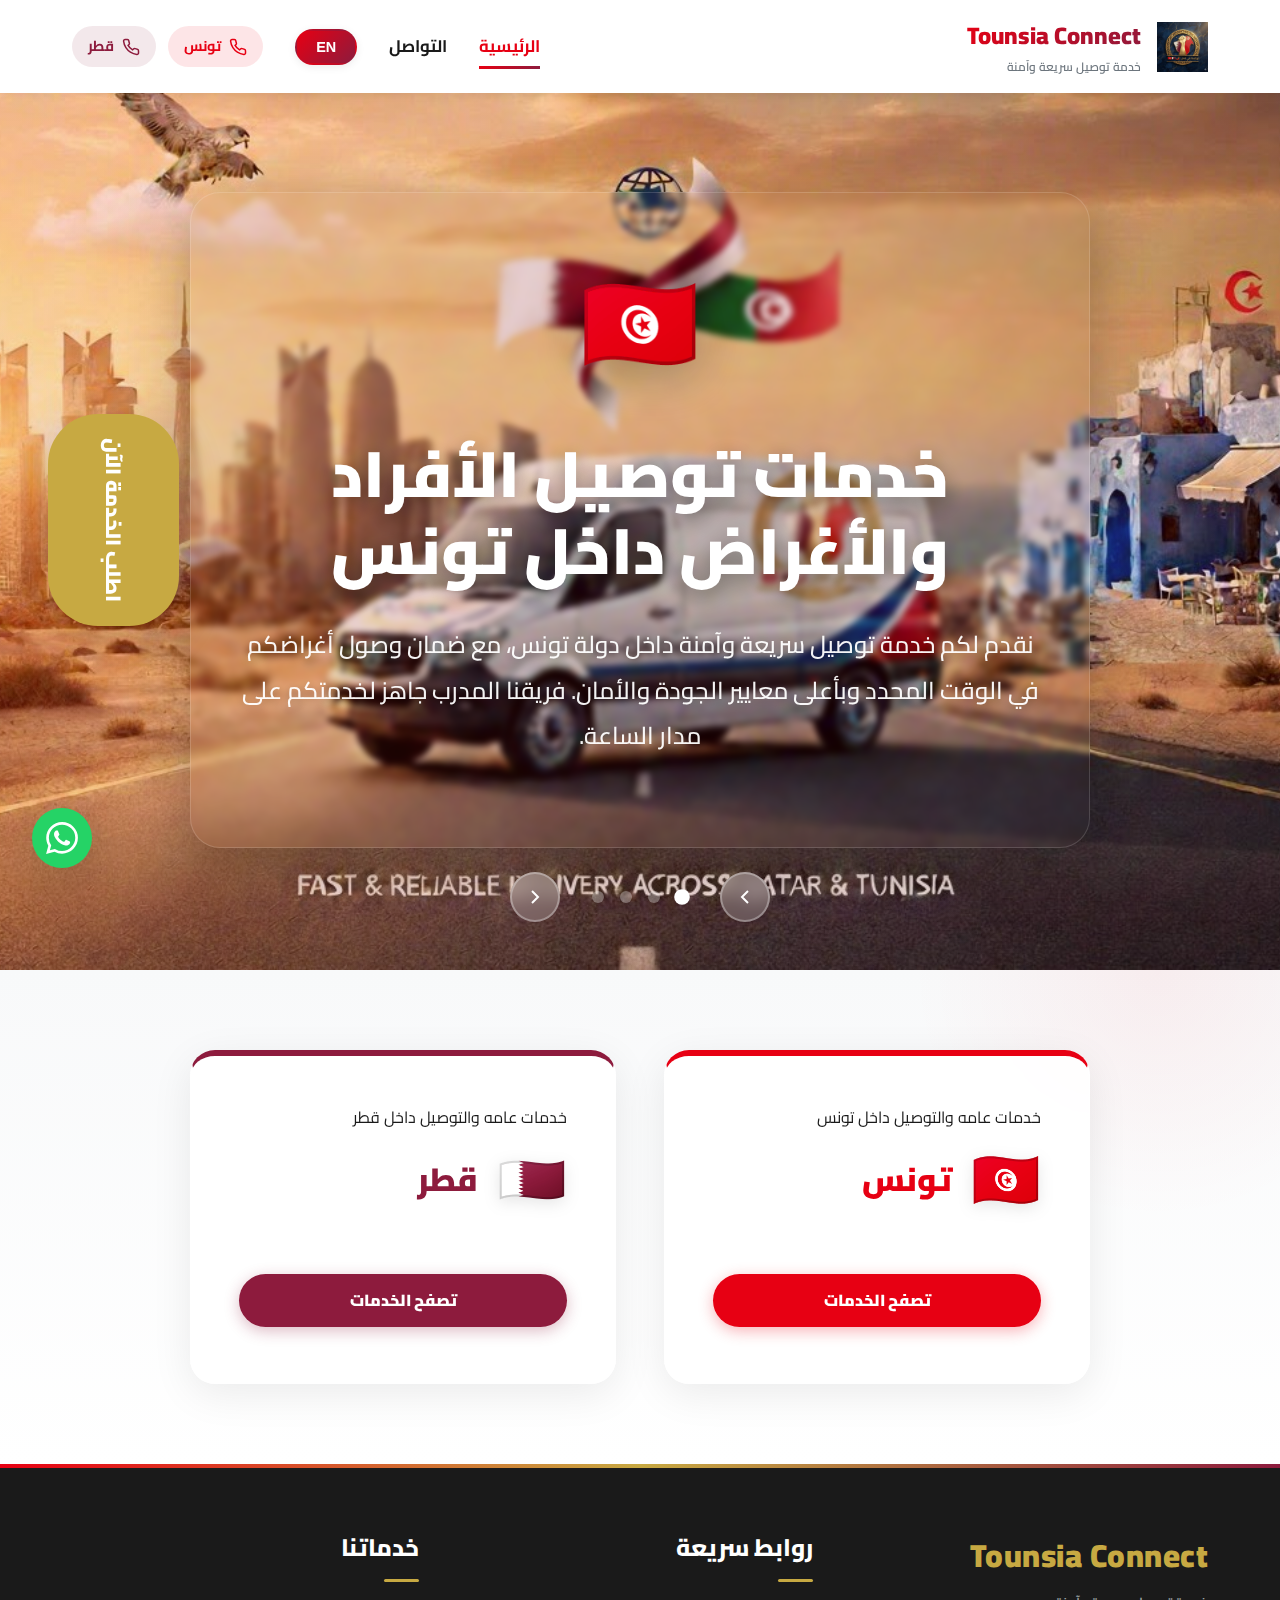
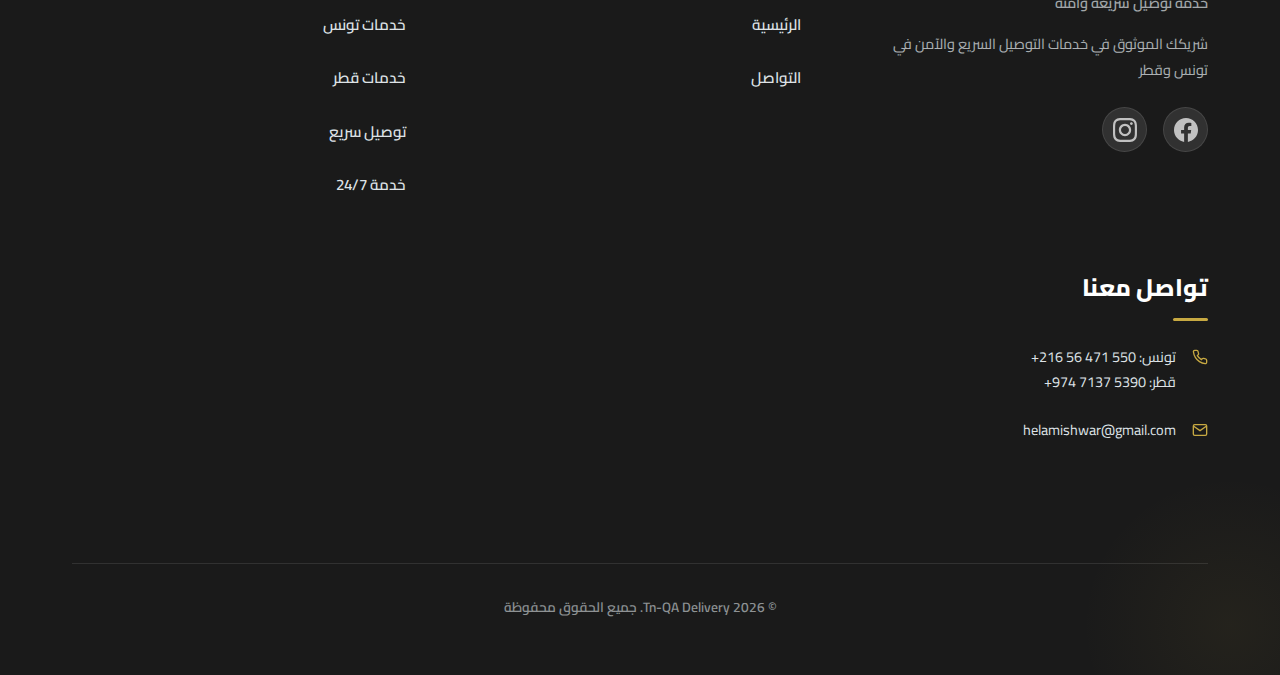
<file: index.html>
<!DOCTYPE html>
<html lang="ar" dir="rtl">

<head>
    <meta charset="UTF-8">
    <meta name="viewport" content="width=device-width, initial-scale=1.0">
    <meta name="description" content="Tn-QA Delivery - خدمة توصيل سريعة وآمنة في تونس وقطر">
    <meta name="keywords" content="توصيل، تونس، قطر، خدمات توصيل، Tn-QA Delivery">
    <meta name="author" content="Tn-QA Delivery">
    <title>Tn-QA Delivery - خدمة توصيل سريعة وآمنة</title>
    <link rel="stylesheet" href="styles.css">
    <link rel="preconnect" href="https://fonts.googleapis.com">
    <link rel="preconnect" href="https://fonts.gstatic.com" crossorigin>
    <link href="https://fonts.googleapis.com/css2?family=Cairo:wght@300;400;600;700;800;900&display=swap"
        rel="stylesheet">
    <script src="translations.js"></script>
</head>

<body>
    <!-- Navigation -->
    <nav class="navbar">
        <div class="container nav-container">
            <a href="index.html" class="logo">
                <img src="logo.jpg" alt="Tn-QA Delivery Logo" class="logo-img">
                <div class="logo-text">
                    <span class="logo-main" data-i18n="company_name">Tounsi Connect</span>
                    <span class="logo-sub" data-i18n="company_tagline">خدمة توصيل سريعة وآمنة</span>
                </div>
            </a>

            <div class="nav-links" id="navLinks">
                <a href="index.html" class="nav-link active" data-i18n="nav_home">الرئيسية</a>
                <a href="contact.html" class="nav-link" data-i18n="nav_contact">التواصل</a>
                <button class="lang-toggle" id="langToggle" onclick="switchLanguage(currentLang === 'ar' ? 'en' : 'ar')"
                    aria-label="Switch language">
                    EN
                </button>
                <div class="contact-quick">
                    <a href="tel:+21656471550" class="quick-phone tunisia">
                        <svg width="18" height="18" viewBox="0 0 24 24" fill="none" stroke="currentColor"
                            stroke-width="2">
                            <path
                                d="M22 16.92v3a2 2 0 0 1-2.18 2 19.79 19.79 0 0 1-8.63-3.07 19.5 19.5 0 0 1-6-6 19.79 19.79 0 0 1-3.07-8.67A2 2 0 0 1 4.11 2h3a2 2 0 0 1 2 1.72 12.84 12.84 0 0 0 .7 2.81 2 2 0 0 1-.45 2.11L8.09 9.91a16 16 0 0 0 6 6l1.27-1.27a2 2 0 0 1 2.11-.45 12.84 12.84 0 0 0 2.81.7A2 2 0 0 1 22 16.92z">
                            </path>
                        </svg>
                        <span data-i18n="tunisia">تونس</span>
                    </a>
                    <a href="tel:+97471375390" class="quick-phone qatar">
                        <svg width="18" height="18" viewBox="0 0 24 24" fill="none" stroke="currentColor"
                            stroke-width="2">
                            <path
                                d="M22 16.92v3a2 2 0 0 1-2.18 2 19.79 19.79 0 0 1-8.63-3.07 19.5 19.5 0 0 1-6-6 19.79 19.79 0 0 1-3.07-8.67A2 2 0 0 1 4.11 2h3a2 2 0 0 1 2 1.72 12.84 12.84 0 0 0 .7 2.81 2 2 0 0 1-.45 2.11L8.09 9.91a16 16 0 0 0 6 6l1.27-1.27a2 2 0 0 1 2.11-.45 12.84 12.84 0 0 0 2.81.7A2 2 0 0 1 22 16.92z">
                            </path>
                        </svg>
                        <span data-i18n="qatar">قطر</span>
                    </a>
                </div>
            </div>

            <button class="mobile-menu-toggle" id="mobileMenuToggle" onclick="toggleMobileMenu()">
                <span></span>
                <span></span>
                <span></span>
            </button>
        </div>
    </nav>

    <!-- Hero Slider Section -->
    <section class="hero-slider">
        <div class="slider-container">
            <!-- Slide 1: Tunisia Services -->
            <div class="slide active slide-tunisia">
                <div class="slide-bg"></div>
                <div class="slide-content">
                    <div class="flag-icon">🇹🇳</div>
                    <h2 class="slide-title" data-i18n="hero_tunisia_title">خدمات عامه والتوصيل داخل تونس</h2>
                    <p class="slide-description" data-i18n="hero_tunisia_desc">
                        نقدم لكم خدمة توصيل سريعة وآمنة داخل دولة تونس،
                        مع ضمان وصول أغراضكم في الوقت المحدد وبأعلى
                        معايير الجودة والأمان. فريقنا المدرب جاهز لخدمتكم على
                        مدار الساعة.
                    </p>
                </div>
            </div>

            <!-- Slide 2: Qatar Services -->
            <div class="slide slide-qatar">
                <div class="slide-bg"></div>
                <div class="slide-content">
                    <div class="flag-icon">🇶🇦</div>
                    <h2 class="slide-title" data-i18n="hero_qatar_title">خدمات عامه والتوصيل داخل قطر</h2>
                    <p class="slide-description" data-i18n="hero_qatar_desc">
                        خدمات توصيل محلية داخل قطر بمعايير عالية الجودة
                        والسرعة، مع توثيق كامل لكل عملية. نوفر خدمات
                        متنوعة تلبي جميع احتياجاتكم من التوصيل الشخصي
                        إلى الخدمات المؤسسية.
                    </p>
                </div>
            </div>

            <!-- Slide 3: 24/7 Service -->
            <div class="slide slide-service">
                <div class="slide-bg"></div>
                <div class="slide-content">
                    <div class="flag-icon">⏰</div>
                    <h2 class="slide-title" data-i18n="hero_service_title">خدمة 24/7</h2>
                    <p class="slide-description" data-i18n="hero_service_desc">
                        متاحون على مدار الساعة طوال أيام الأسبوع
                        لخدمتكم وتلبية احتياجاتكم. فريقنا جاهز دائماً
                        للرد على استفساراتكم وتنفيذ طلبات التوصيل
                        في أي وقت تحتاجون فيه خدماتنا.
                    </p>
                </div>
            </div>

            <!-- Slide 4: Why Choose Us -->
            <div class="slide slide-why">
                <div class="slide-bg"></div>
                <div class="slide-content">
                    <div class="flag-icon">⭐</div>
                    <h2 class="slide-title" data-i18n="hero_why_title">لماذا تختار Tn-QA Delivery؟</h2>
                    <p class="slide-description" data-i18n="hero_why_desc">
                        نتميز بمجموعة من المزايا التي تجعلنا الخيار الأول
                        لخدمات التوصيل في تونس وقطر. نلتزم بأعلى معايير
                        الجودة والأمان، مع فريق محترف ومدرب على تلبية
                        جميع احتياجاتكم بكفاءة واحترافية.
                    </p>
                </div>
            </div>
        </div>

        <!-- Slider Controls -->
        <div class="slider-controls">
            <button class="slider-btn prev" onclick="changeSlide(-1)" aria-label="السابق">
                <svg width="24" height="24" viewBox="0 0 24 24" fill="none" stroke="currentColor" stroke-width="2">
                    <polyline points="15 18 9 12 15 6"></polyline>
                </svg>
            </button>
            <div class="slider-dots">
                <span class="dot active" onclick="goToSlide(0)"></span>
                <span class="dot" onclick="goToSlide(1)"></span>
                <span class="dot" onclick="goToSlide(2)"></span>
                <span class="dot" onclick="goToSlide(3)"></span>
            </div>
            <button class="slider-btn next" onclick="changeSlide(1)" aria-label="التالي">
                <svg width="24" height="24" viewBox="0 0 24 24" fill="none" stroke="currentColor" stroke-width="2">
                    <polyline points="9 18 15 12 9 6"></polyline>
                </svg>
            </button>
        </div>

        <!-- Quick Order Button -->
        <a href="contact.html" class="quick-order-btn" data-i18n="btn_order_now">
            اطلب الخدمة الآن
        </a>
    </section>

    <!-- Quick Contact Section -->
    <section class="quick-contact">
        <div class="container">
            <div class="contact-cards">
                <div class="contact-card tunisia-card animate-on-scroll delay-100">
                    <p class="card-subtitle" data-i18n="card_subtitle_tn">خدمات عامه والتوصيل داخل تونس</p>
                    <div class="card-header">
                        <div class="card-flag">🇹🇳</div>
                        <h3 data-i18n="tunisia">تونس</h3>
                    </div>
                    <a href="services-tunisia.html" class="slide-btn"
                        style="padding: 0.8rem 2rem; font-size: 1rem; margin-top: 1rem; width: 100%; text-align: center; background: var(--tunisia-red); color: #fff; border: none; box-shadow: 0 4px 15px rgba(231, 0, 19, 0.3);"
                        data-i18n="btn_browse_services">
                        تصفح الخدمات
                    </a>
                </div>

                <div class="contact-card qatar-card animate-on-scroll delay-200">
                    <p class="card-subtitle" data-i18n="card_subtitle_qa">خدمات عامه والتوصيل داخل قطر</p>
                    <div class="card-header">
                        <div class="card-flag">🇶🇦</div>
                        <h3 data-i18n="qatar">قطر</h3>
                    </div>
                    <a href="services-qatar.html" class="slide-btn"
                        style="padding: 0.8rem 2rem; font-size: 1rem; margin-top: 1rem; width: 100%; text-align: center; background: var(--qatar-maroon); color: #fff; border: none; box-shadow: 0 4px 15px rgba(141, 27, 61, 0.3);"
                        data-i18n="btn_browse_services">
                        تصفح الخدمات
                    </a>
                </div>
            </div>
        </div>
    </section>

    <!-- Footer -->
    <footer class="footer">
        <div class="container">
            <div class="footer-content">
                <div class="footer-section">
                    <div class="footer-logo">
                        <h3 data-i18n="company_name">Tn-QA Delivery</h3>
                        <p data-i18n="company_tagline">خدمة توصيل سريعة وآمنة</p>
                    </div>
                    <p class="footer-text" data-i18n="footer_tagline">
                        شريكك الموثوق في خدمات التوصيل السريع والآمن في تونس وقطر
                    </p>
                    <div class="social-links">
                        <a href="https://www.facebook.com/share/1BGiPzZNRK/" target="_blank"
                            class="social-icon facebook" aria-label="Facebook">
                            <svg width="24" height="24" viewBox="0 0 24 24" fill="currentColor">
                                <path
                                    d="M24 12.073c0-6.627-5.373-12-12-12s-12 5.373-12 12c0 5.99 4.388 10.954 10.125 11.854v-8.385H7.078v-3.47h3.047V9.43c0-3.007 1.792-4.669 4.533-4.669 1.312 0 2.686.235 2.686.235v2.953H15.83c-1.491 0-1.956.925-1.956 1.874v2.25h3.328l-.532 3.47h-2.796v8.385C19.612 23.027 24 18.062 24 12.073z" />
                            </svg>
                        </a>

                        <a href="https://www.instagram.com/qatar.tn?igsh=eXBudTR3OW1kaWky" target="_blank"
                            class="social-icon instagram" aria-label="Instagram">
                            <svg width="24" height="24" viewBox="0 0 24 24" fill="currentColor">
                                <path
                                    d="M12 2.163c3.204 0 3.584.012 4.85.07 3.252.148 4.771 1.691 4.919 4.919.058 1.265.069 1.645.069 4.849 0 3.205-.012 3.584-.069 4.849-.149 3.225-1.664 4.771-4.919 4.919-1.266.058-1.644.07-4.85.07-3.204 0-3.584-.012-4.849-.07-3.26-.149-4.771-1.699-4.919-4.92-.058-1.265-.07-1.644-.07-4.849 0-3.204.013-3.583.07-4.849.149-3.227 1.664-4.771 4.919-4.919 1.266-.057 1.645-.069 4.849-.069zm0-2.163c-3.259 0-3.667.014-4.947.072-4.358.2-6.78 2.618-6.98 6.98-.059 1.281-.073 1.689-.073 4.948 0 3.259.014 3.668.072 4.948.2 4.358 2.618 6.78 6.98 6.98 1.281.058 1.689.072 4.948.072 3.259 0 3.668-.014 4.948-.072 4.354-.2 6.782-2.618 6.979-6.98.059-1.28.073-1.689.073-4.948 0-3.259-.014-3.667-.072-4.947-.196-4.354-2.617-6.78-6.979-6.98-1.281-.059-1.69-.073-4.949-.073zm0 5.838c-3.403 0-6.162 2.759-6.162 6.162s2.759 6.163 6.162 6.163 6.162-2.759 6.162-6.163c0-3.403-2.759-6.162-6.162-6.162zm0 10.162c-2.209 0-4-1.79-4-4 0-2.209 1.791-4 4-4s4 1.791 4 4c0 2.21-1.791 4-4 4zm6.406-11.845c-.796 0-1.441.645-1.441 1.44s.645 1.44 1.441 1.44c.795 0 1.439-.645 1.439-1.44s-.644-1.44-1.439-1.44z" />
                            </svg>
                        </a>
                    </div>
                </div>

                <div class="footer-section">
                    <h4 class="footer-title" data-i18n="footer_quick_links">روابط سريعة</h4>
                    <ul class="footer-links">
                        <li><a href="index.html" data-i18n="nav_home">الرئيسية</a></li>
                        <li><a href="contact.html" data-i18n="nav_contact">التواصل</a></li>
                    </ul>
                </div>

                <div class="footer-section">
                    <h4 class="footer-title" data-i18n="footer_our_services">خدماتنا</h4>
                    <ul class="footer-links">
                        <li><a href="services-tunisia.html" data-i18n="footer_tunisia_services">خدمات تونس</a></li>
                        <li><a href="services-qatar.html" data-i18n="footer_qatar_services">خدمات قطر</a></li>
                        <li><a href="services-tunisia.html" data-i18n="footer_fast_delivery">توصيل سريع</a></li>
                        <li><a href="services-tunisia.html" data-i18n="footer_24_7">خدمة 24/7</a></li>
                    </ul>
                </div>

                <div class="footer-section">
                    <h4 class="footer-title" data-i18n="footer_contact">تواصل معنا</h4>
                    <ul class="footer-contact">
                        <li>
                            <svg width="16" height="16" viewBox="0 0 24 24" fill="none" stroke="currentColor"
                                stroke-width="2">
                                <path
                                    d="M22 16.92v3a2 2 0 0 1-2.18 2 19.79 19.79 0 0 1-8.63-3.07 19.5 19.5 0 0 1-6-6 19.79 19.79 0 0 1-3.07-8.67A2 2 0 0 1 4.11 2h3a2 2 0 0 1 2 1.72 12.84 12.84 0 0 0 .7 2.81 2 2 0 0 1-.45 2.11L8.09 9.91a16 16 0 0 0 6 6l1.27-1.27a2 2 0 0 1 2.11-.45 12.84 12.84 0 0 0 2.81.7A2 2 0 0 1 22 16.92z">
                                </path>
                            </svg>
                            <div>
                                <span data-i18n="tunisia">تونس</span>: <span dir="ltr">+216 56 471 550</span><br>
                                <span data-i18n="qatar">قطر</span>: <span dir="ltr">+974 7137 5390</span>
                            </div>
                        </li>
                        <li>
                            <svg width="16" height="16" viewBox="0 0 24 24" fill="none" stroke="currentColor"
                                stroke-width="2">
                                <path d="M4 4h16c1.1 0 2 .9 2 2v12c0 1.1-.9 2-2 2H4c-1.1 0-2-.9-2-2V6c0-1.1.9-2 2-2z">
                                </path>
                                <polyline points="22,6 12,13 2,6"></polyline>
                            </svg>
                            <span><a href="mailto:helamishwar@gmail.com">helamishwar@gmail.com</a></span>
                        </li>
                    </ul>
                </div>
            </div>

            <div class="footer-bottom">
                <p data-i18n="footer_rights">© 2026 Tn-QA Delivery. جميع الحقوق محفوظة</p>
            </div>
        </div>
    </footer>

    <!-- Floating WhatsApp Button -->
    <a href="https://wa.me/21656471550" class="floating-whatsapp" target="_blank" aria-label="WhatsApp">
        <svg width="32" height="32" viewBox="0 0 24 24" fill="currentColor">
            <path
                d="M17.472 14.382c-.297-.149-1.758-.867-2.03-.967-.273-.099-.471-.148-.67.15-.197.297-.767.966-.94 1.164-.173.199-.347.223-.644.075-.297-.15-1.255-.463-2.39-1.475-.883-.788-1.48-1.761-1.653-2.059-.173-.297-.018-.458.13-.606.134-.133.298-.347.446-.52.149-.174.198-.298.298-.497.099-.198.05-.371-.025-.52-.075-.149-.669-1.612-.916-2.207-.242-.579-.487-.5-.669-.51-.173-.008-.371-.01-.57-.01-.198 0-.52.074-.792.372-.272.297-1.04 1.016-1.04 2.479 0 1.462 1.065 2.875 1.213 3.074.149.198 2.096 3.2 5.077 4.487.709.306 1.262.489 1.694.625.712.227 1.36.195 1.871.118.571-.085 1.758-.719 2.006-1.413.248-.694.248-1.289.173-1.413-.074-.124-.272-.198-.57-.347m-5.421 7.403h-.004a9.87 9.87 0 01-5.031-1.378l-.361-.214-3.741.982.998-3.648-.235-.374a9.86 9.86 0 01-1.51-5.26c.001-5.45 4.436-9.884 9.888-9.884 2.64 0 5.122 1.03 6.988 2.898a9.825 9.825 0 012.893 6.994c-.003 5.45-4.437 9.884-9.885 9.884m8.413-18.297A11.815 11.815 0 0012.05 0C5.495 0 .16 5.335.157 11.892c0 2.096.547 4.142 1.588 5.945L.057 24l6.305-1.654a11.882 11.882 0 005.683 1.448h.005c6.554 0 11.89-5.335 11.893-11.893a11.821 11.821 0 00-3.48-8.413z" />
        </svg>
    </a>

    <script src="script.js"></script>
</body>

</html>
</file>
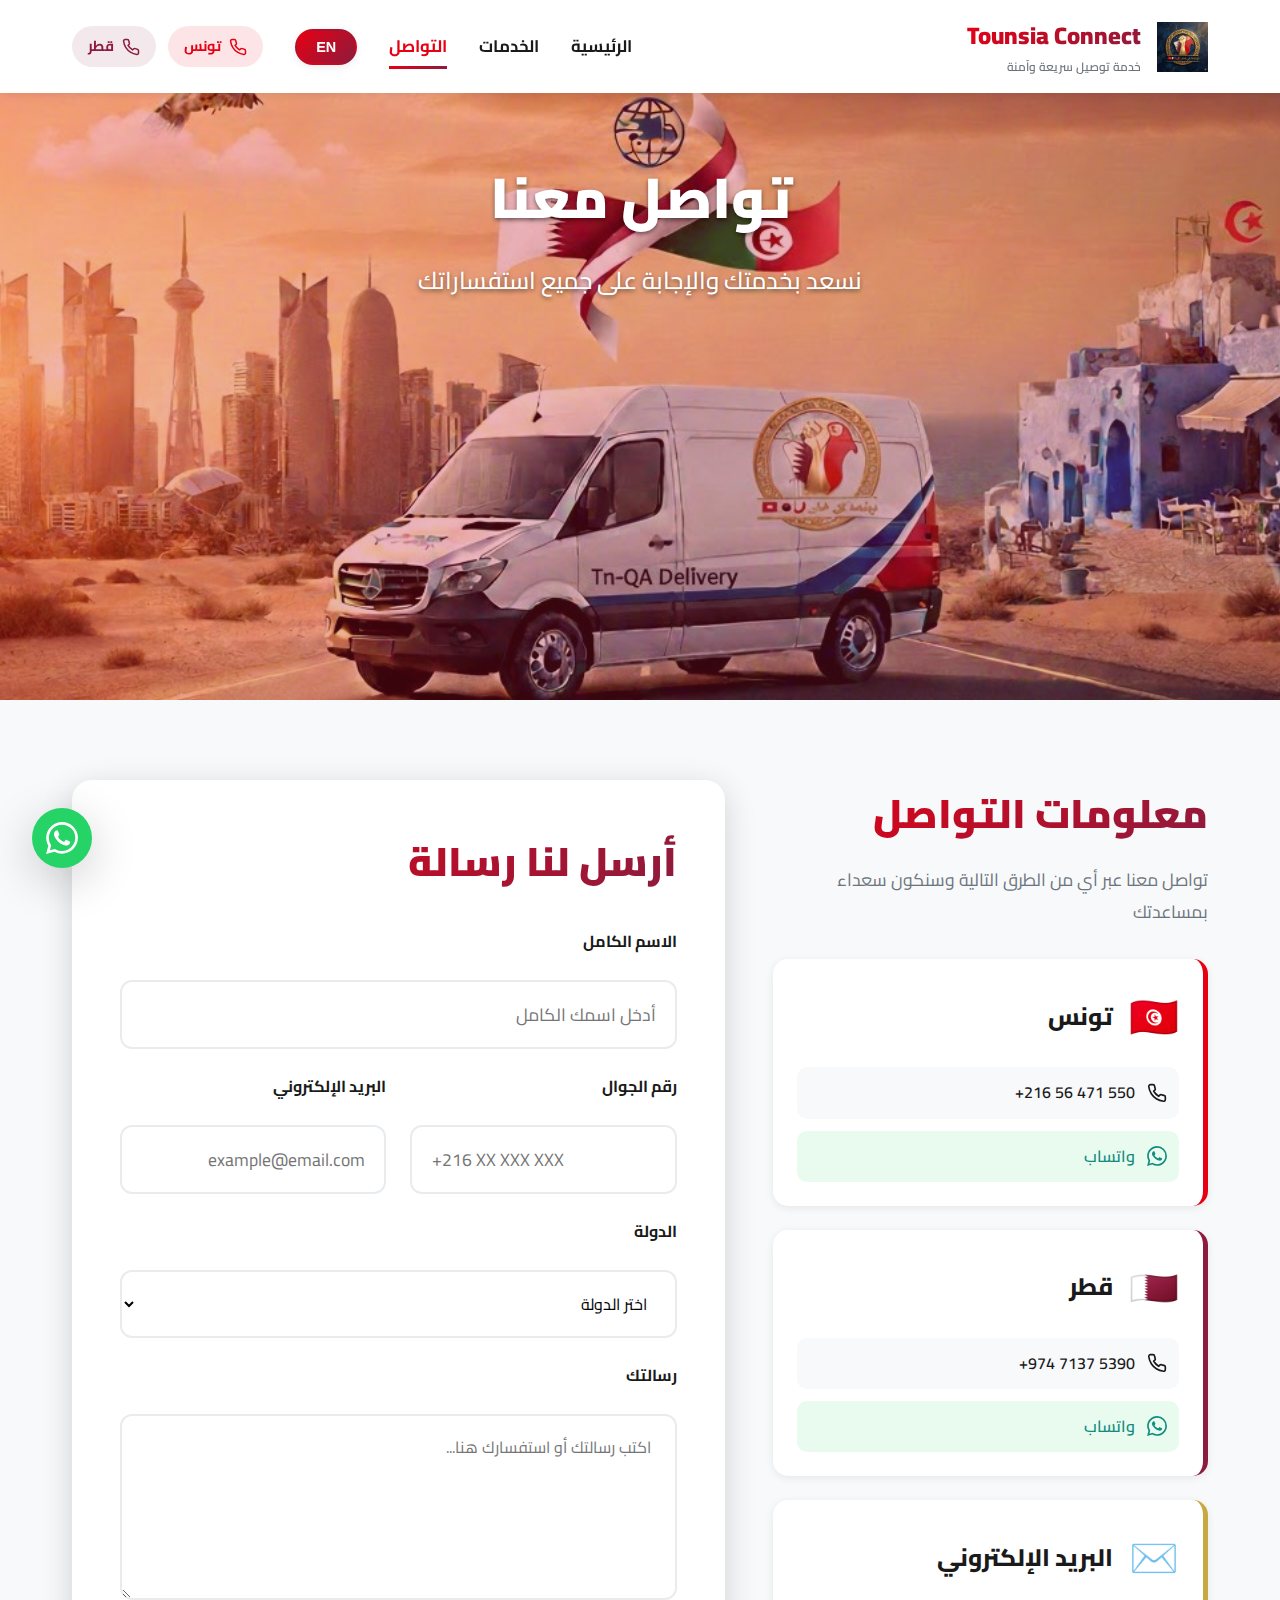
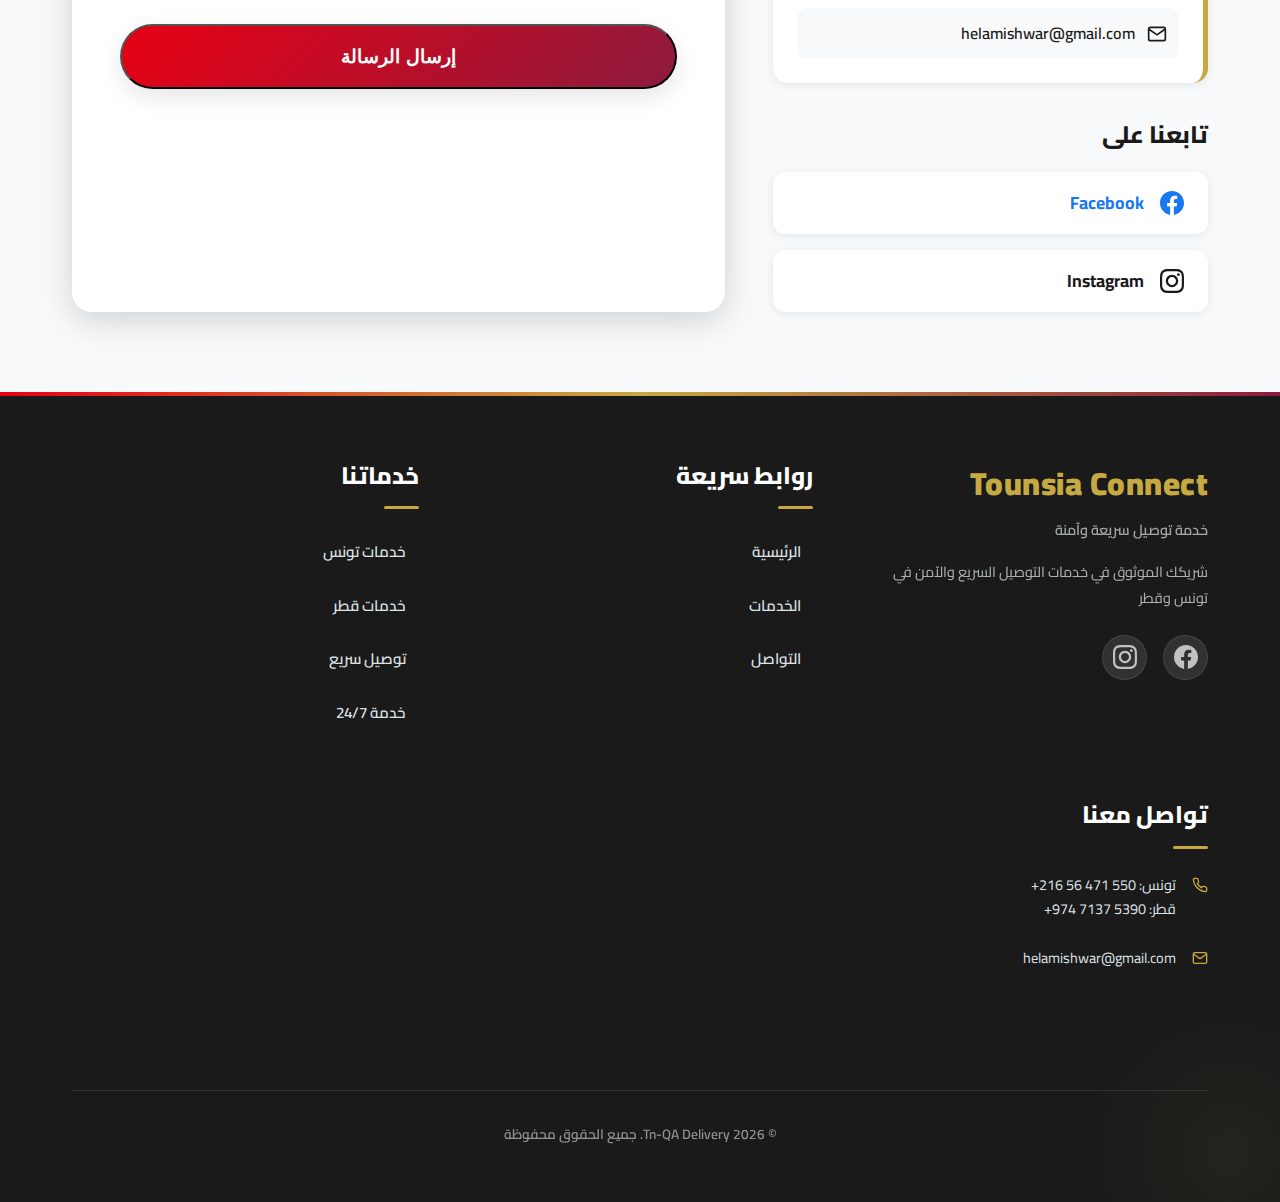
<file: contact.html>
<!DOCTYPE html>
<html lang="ar" dir="rtl">

<head>
    <meta charset="UTF-8">
    <meta name="viewport" content="width=device-width, initial-scale=1.0">
    <meta name="description" content="تواصل مع Tn-QA Delivery - نسعد بخدمتك">
    <meta name="keywords" content="تواصل، استفسارات، خدمة العملاء">
    <meta name="author" content="Tn-QA Delivery">
    <title>Tn-QA Delivery - التواصل</title>
    <link rel="stylesheet" href="styles.css">
    <link rel="preconnect" href="https://fonts.googleapis.com">
    <link rel="preconnect" href="https://fonts.gstatic.com" crossorigin>
    <link href="https://fonts.googleapis.com/css2?family=Cairo:wght@300;400;600;700;800;900&display=swap"
        rel="stylesheet">
    <script src="translations.js"></script>
</head>

<body>
    <!-- Navigation -->
    <nav class="navbar">
        <div class="container nav-container">
            <a href="index.html" class="logo">
                <img src="logo.jpg" alt="Tn-QA Delivery Logo" class="logo-img">
                <div class="logo-text">
                    <span class="logo-main" data-i18n="company_name">Tn-QA Delivery</span>
                    <span class="logo-sub" data-i18n="company_tagline">خدمة توصيل سريعة وآمنة</span>
                </div>
            </a>

            <div class="nav-links" id="navLinks">
                <a href="index.html" class="nav-link" data-i18n="nav_home">الرئيسية</a>
                <a href="services.html" class="nav-link" data-i18n="nav_services">الخدمات</a>
                <a href="contact.html" class="nav-link active" data-i18n="nav_contact">التواصل</a>
                <button class="lang-toggle" id="langToggle" onclick="switchLanguage(currentLang === 'ar' ? 'en' : 'ar')"
                    aria-label="Switch language">
                    EN
                </button>
                <div class="contact-quick">
                    <a href="tel:+21656471550" class="quick-phone tunisia">
                        <svg width="18" height="18" viewBox="0 0 24 24" fill="none" stroke="currentColor"
                            stroke-width="2">
                            <path
                                d="M22 16.92v3a2 2 0 0 1-2.18 2 19.79 19.79 0 0 1-8.63-3.07 19.5 19.5 0 0 1-6-6 19.79 19.79 0 0 1-3.07-8.67A2 2 0 0 1 4.11 2h3a2 2 0 0 1 2 1.72 12.84 12.84 0 0 0 .7 2.81 2 2 0 0 1-.45 2.11L8.09 9.91a16 16 0 0 0 6 6l1.27-1.27a2 2 0 0 1 2.11-.45 12.84 12.84 0 0 0 2.81.7A2 2 0 0 1 22 16.92z">
                            </path>
                        </svg>
                        <span data-i18n="tunisia">تونس</span>
                    </a>
                    <a href="tel:+97471375390" class="quick-phone qatar">
                        <svg width="18" height="18" viewBox="0 0 24 24" fill="none" stroke="currentColor"
                            stroke-width="2">
                            <path
                                d="M22 16.92v3a2 2 0 0 1-2.18 2 19.79 19.79 0 0 1-8.63-3.07 19.5 19.5 0 0 1-6-6 19.79 19.79 0 0 1-3.07-8.67A2 2 0 0 1 4.11 2h3a2 2 0 0 1 2 1.72 12.84 12.84 0 0 0 .7 2.81 2 2 0 0 1-.45 2.11L8.09 9.91a16 16 0 0 0 6 6l1.27-1.27a2 2 0 0 1 2.11-.45 12.84 12.84 0 0 0 2.81.7A2 2 0 0 1 22 16.92z">
                            </path>
                        </svg>
                        <span data-i18n="qatar">قطر</span>
                    </a>
                </div>
            </div>

            <button class="mobile-menu-toggle" id="mobileMenuToggle" onclick="toggleMobileMenu()">
                <span></span>
                <span></span>
                <span></span>
            </button>
        </div>
    </nav>

    <!-- Page Header -->
    <section class="page-header">
        <div class="container animate-on-scroll">
            <h1 data-i18n="contact_page_title">تواصل معنا</h1>
            <p data-i18n="contact_page_desc">نسعد بخدمتك والإجابة على جميع استفساراتك</p>
        </div>
    </section>

    <!-- Contact Section -->
    <section class="contact-section">
        <div class="container">
            <div class="contact-grid">
                <!-- Contact Info -->
                <div class="contact-info animate-on-scroll">
                    <h2 data-i18n="contact_info_title">معلومات التواصل</h2>
                    <p class="contact-intro" data-i18n="contact_info_intro">تواصل معنا عبر أي من الطرق التالية وسنكون
                        سعداء بمساعدتك</p>

                    <div class="info-cards">
                        <div class="info-card tunisia-info animate-on-scroll delay-100">
                            <div class="info-header">
                                <div class="info-flag">🇹🇳</div>
                                <h3 data-i18n="tunisia">تونس</h3>
                            </div>
                            <div class="info-details">
                                <a href="tel:0021656471550" class="info-item">
                                    <svg width="20" height="20" viewBox="0 0 24 24" fill="none" stroke="currentColor"
                                        stroke-width="2">
                                        <path
                                            d="M22 16.92v3a2 2 0 0 1-2.18 2 19.79 19.79 0 0 1-8.63-3.07 19.5 19.5 0 0 1-6-6 19.79 19.79 0 0 1-3.07-8.67A2 2 0 0 1 4.11 2h3a2 2 0 0 1 2 1.72 12.84 12.84 0 0 0 .7 2.81 2 2 0 0 1-.45 2.11L8.09 9.91a16 16 0 0 0 6 6l1.27-1.27a2 2 0 0 1 2.11-.45 12.84 12.84 0 0 0 2.81.7A2 2 0 0 1 22 16.92z">
                                        </path>
                                    </svg>
                                    <span dir="ltr">+216 56 471 550</span>
                                </a>
                                <a href="https://wa.me/21656471550" target="_blank" class="info-item whatsapp">
                                    <svg width="20" height="20" viewBox="0 0 24 24" fill="currentColor">
                                        <path
                                            d="M17.472 14.382c-.297-.149-1.758-.867-2.03-.967-.273-.099-.471-.148-.67.15-.197.297-.767.966-.94 1.164-.173.199-.347.223-.644.075-.297-.15-1.255-.463-2.39-1.475-.883-.788-1.48-1.761-1.653-2.059-.173-.297-.018-.458.13-.606.134-.133.298-.347.446-.52.149-.174.198-.298.298-.497.099-.198.05-.371-.025-.52-.075-.149-.669-1.612-.916-2.207-.242-.579-.487-.5-.669-.51-.173-.008-.371-.01-.57-.01-.198 0-.52.074-.792.372-.272.297-1.04 1.016-1.04 2.479 0 1.462 1.065 2.875 1.213 3.074.149.198 2.096 3.2 5.077 4.487.709.306 1.262.489 1.694.625.712.227 1.36.195 1.871.118.571-.085 1.758-.719 2.006-1.413.248-.694.248-1.289.173-1.413-.074-.124-.272-.198-.57-.347m-5.421 7.403h-.004a9.87 9.87 0 01-5.031-1.378l-.361-.214-3.741.982.998-3.648-.235-.374a9.86 9.86 0 01-1.51-5.26c.001-5.45 4.436-9.884 9.888-9.884 2.64 0 5.122 1.03 6.988 2.898a9.825 9.825 0 012.893 6.994c-.003 5.45-4.437 9.884-9.885 9.884m8.413-18.297A11.815 11.815 0 0012.05 0C5.495 0 .16 5.335.157 11.892c0 2.096.547 4.142 1.588 5.945L.057 24l6.305-1.654a11.882 11.882 0 005.683 1.448h.005c6.554 0 11.89-5.335 11.893-11.893a11.821 11.821 0 00-3.48-8.413z" />
                                    </svg>
                                    <span data-i18n="btn_whatsapp">واتساب</span>
                                </a>
                            </div>
                        </div>

                        <div class="info-card qatar-info animate-on-scroll delay-200">
                            <div class="info-header">
                                <div class="info-flag">🇶🇦</div>
                                <h3 data-i18n="qatar">قطر</h3>
                            </div>
                            <div class="info-details">
                                <a href="tel:+97471375390" class="info-item">
                                    <svg width="20" height="20" viewBox="0 0 24 24" fill="none" stroke="currentColor"
                                        stroke-width="2">
                                        <path
                                            d="M22 16.92v3a2 2 0 0 1-2.18 2 19.79 19.79 0 0 1-8.63-3.07 19.5 19.5 0 0 1-6-6 19.79 19.79 0 0 1-3.07-8.67A2 2 0 0 1 4.11 2h3a2 2 0 0 1 2 1.72 12.84 12.84 0 0 0 .7 2.81 2 2 0 0 1-.45 2.11L8.09 9.91a16 16 0 0 0 6 6l1.27-1.27a2 2 0 0 1 2.11-.45 12.84 12.84 0 0 0 2.81.7A2 2 0 0 1 22 16.92z">
                                        </path>
                                    </svg>
                                    <span dir="ltr">+974 7137 5390</span>
                                </a>
                                <a href="https://wa.me/+97471375390" target="_blank" class="info-item whatsapp">
                                    <svg width="20" height="20" viewBox="0 0 24 24" fill="currentColor">
                                        <path
                                            d="M17.472 14.382c-.297-.149-1.758-.867-2.03-.967-.273-.099-.471-.148-.67.15-.197.297-.767.966-.94 1.164-.173.199-.347.223-.644.075-.297-.15-1.255-.463-2.39-1.475-.883-.788-1.48-1.761-1.653-2.059-.173-.297-.018-.458.13-.606.134-.133.298-.347.446-.52.149-.174.198-.298.298-.497.099-.198.05-.371-.025-.52-.075-.149-.669-1.612-.916-2.207-.242-.579-.487-.5-.669-.51-.173-.008-.371-.01-.57-.01-.198 0-.52.074-.792.372-.272.297-1.04 1.016-1.04 2.479 0 1.462 1.065 2.875 1.213 3.074.149.198 2.096 3.2 5.077 4.487.709.306 1.262.489 1.694.625.712.227 1.36.195 1.871.118.571-.085 1.758-.719 2.006-1.413.248-.694.248-1.289.173-1.413-.074-.124-.272-.198-.57-.347m-5.421 7.403h-.004a9.87 9.87 0 01-5.031-1.378l-.361-.214-3.741.982.998-3.648-.235-.374a9.86 9.86 0 01-1.51-5.26c.001-5.45 4.436-9.884 9.888-9.884 2.64 0 5.122 1.03 6.988 2.898a9.825 9.825 0 012.893 6.994c-.003 5.45-4.437 9.884-9.885 9.884m8.413-18.297A11.815 11.815 0 0012.05 0C5.495 0 .16 5.335.157 11.892c0 2.096.547 4.142 1.588 5.945L.057 24l6.305-1.654a11.882 11.882 0 005.683 1.448h.005c6.554 0 11.89-5.335 11.893-11.893a11.821 11.821 0 00-3.48-8.413z" />
                                    </svg>
                                    <span data-i18n="btn_whatsapp">واتساب</span>
                                </a>
                            </div>
                        </div>

                        <div class="info-card email-info animate-on-scroll delay-300">
                            <div class="info-header">
                                <div class="info-flag">✉️</div>
                                <h3 data-i18n="email_label">البريد الإلكتروني</h3>
                            </div>
                            <div class="info-details">
                                <a href="mailto:helamishwar@gmail.com" class="info-item">
                                    <svg width="20" height="20" viewBox="0 0 24 24" fill="none" stroke="currentColor"
                                        stroke-width="2">
                                        <path
                                            d="M4 4h16c1.1 0 2 .9 2 2v12c0 1.1-.9 2-2 2H4c-1.1 0-2-.9-2-2V6c0-1.1.9-2 2-2z">
                                        </path>
                                        <polyline points="22,6 12,13 2,6"></polyline>
                                    </svg>
                                    <span>helamishwar@gmail.com</span>
                                </a>
                            </div>
                        </div>
                    </div>

                    <div class="social-section animate-on-scroll">
                        <h3>تابعنا على</h3>
                        <div class="social-links-large">
                            <a href="https://www.facebook.com/share/1BGiPzZNRK/" target="_blank"
                                class="social-link facebook hover-lift">
                                <svg width="24" height="24" viewBox="0 0 24 24" fill="currentColor">
                                    <path
                                        d="M24 12.073c0-6.627-5.373-12-12-12s-12 5.373-12 12c0 5.99 4.388 10.954 10.125 11.854v-8.385H7.078v-3.47h3.047V9.43c0-3.007 1.792-4.669 4.533-4.669 1.312 0 2.686.235 2.686.235v2.953H15.83c-1.491 0-1.956.925-1.956 1.874v2.25h3.328l-.532 3.47h-2.796v8.385C19.612 23.027 24 18.062 24 12.073z" />
                                </svg>
                                <span>Facebook</span>
                            </a>
                            <a href="https://www.instagram.com/qatar.tn?igsh=eXBudTR3OW1kaWky" target="_blank"
                                class="social-link instagram hover-lift">
                                <svg width="24" height="24" viewBox="0 0 24 24" fill="currentColor">
                                    <path
                                        d="M12 2.163c3.204 0 3.584.012 4.85.07 3.252.148 4.771 1.691 4.919 4.919.058 1.265.069 1.645.069 4.849 0 3.205-.012 3.584-.069 4.849-.149 3.225-1.664 4.771-4.919 4.919-1.266.058-1.644.07-4.85.07-3.204 0-3.584-.012-4.849-.07-3.26-.149-4.771-1.699-4.919-4.92-.058-1.265-.07-1.644-.07-4.849 0-3.204.013-3.583.07-4.849.149-3.227 1.664-4.771 4.919-4.919 1.266-.057 1.645-.069 4.849-.069zm0-2.163c-3.259 0-3.667.014-4.947.072-4.358.2-6.78 2.618-6.98 6.98-.059 1.281-.073 1.689-.073 4.948 0 3.259.014 3.668.072 4.948.2 4.358 2.618 6.78 6.98 6.98 1.281.058 1.689.072 4.948.072 3.259 0 3.668-.014 4.948-.072 4.354-.2 6.782-2.618 6.979-6.98.059-1.28.073-1.689.073-4.948 0-3.259-.014-3.667-.072-4.947-.196-4.354-2.617-6.78-6.979-6.98-1.281-.059-1.69-.073-4.949-.073zm0 5.838c-3.403 0-6.162 2.759-6.162 6.162s2.759 6.163 6.162 6.163 6.162-2.759 6.162-6.163c0-3.403-2.759-6.162-6.162-6.162zm0 10.162c-2.209 0-4-1.79-4-4 0-2.209 1.791-4 4-4s4 1.791 4 4c0 2.21-1.791 4-4 4zm6.406-11.845c-.796 0-1.441.645-1.441 1.44s.645 1.44 1.441 1.44c.795 0 1.439-.645 1.439-1.44s-.644-1.44-1.439-1.44z" />
                                </svg>
                                <span>Instagram</span>
                            </a>
                        </div>
                    </div>
                </div>

                <div class="contact-form-wrapper animate-on-scroll">
                    <h2 data-i18n="form_title">أرسل لنا رسالة</h2>
                    <form class="contact-form" id="contactForm">
                        <div class="form-group">
                            <label for="name" data-i18n="form_name">الاسم الكامل</label>
                            <input type="text" id="name" name="name" required data-i18n="form_name_placeholder"
                                placeholder="أدخل اسمك الكامل">
                        </div>

                        <div class="form-row">
                            <div class="form-group">
                                <label for="phone" data-i18n="form_phone">رقم الجوال</label>
                                <input type="tel" id="phone" name="phone" required data-i18n="form_phone_placeholder"
                                    placeholder="+216 XX XXX XXX">
                            </div>

                            <div class="form-group">
                                <label for="email" data-i18n="form_email">البريد الإلكتروني</label>
                                <input type="email" id="email" name="email" required data-i18n="form_email_placeholder"
                                    placeholder="example@email.com">
                            </div>
                        </div>

                        <div class="form-group">
                            <label for="country" data-i18n="form_country">الدولة</label>
                            <select id="country" name="country" required>
                                <option value="" data-i18n="form_choose_country">اختر الدولة</option>
                                <option value="tunisia">🇹🇳 <span data-i18n="tunisia">تونس</span></option>
                                <option value="qatar">🇶🇦 <span data-i18n="qatar">قطر</span></option>
                            </select>
                        </div>

                        <div class="form-group" id="serviceGroup" style="display:none">
                            <label for="service" data-i18n="form_service">نوع الخدمة</label>
                            <select id="service" name="service">
                                <option value="" disabled selected data-i18n="form_choose_service">اختر الخدمة المطلوبة
                                </option>
                            </select>
                        </div>

                        <div class="form-group">
                            <label for="message" data-i18n="form_message">رسالتك</label>
                            <textarea id="message" name="message" rows="5" required data-i18n="form_message_placeholder"
                                placeholder="اكتب رسالتك أو استفسارك هنا..."></textarea>
                        </div>

                        <button type="submit" class="btn btn-primary btn-block" data-i18n="btn_send_message">إرسال
                            الرسالة</button>

                        <div id="formMessage" class="form-message"></div>
                    </form>
                </div>
            </div>
        </div>
    </section>

    <!-- Footer -->
    <footer class="footer">
        <div class="container">
            <div class="footer-content">
                <div class="footer-section">
                    <div class="footer-logo">
                        <h3 data-i18n="company_name">Tn-QA Delivery</h3>
                        <p data-i18n="company_tagline">خدمة توصيل سريعة وآمنة</p>
                    </div>
                    <p class="footer-text" data-i18n="footer_tagline">
                        شريكك الموثوق في خدمات التوصيل السريع والآمن في تونس وقطر
                    </p>
                    <div class="social-links">
                        <a href="https://www.facebook.com/share/1BGiPzZNRK/" target="_blank"
                            class="social-icon facebook" aria-label="Facebook">
                            <svg width="24" height="24" viewBox="0 0 24 24" fill="currentColor">
                                <path
                                    d="M24 12.073c0-6.627-5.373-12-12-12s-12 5.373-12 12c0 5.99 4.388 10.954 10.125 11.854v-8.385H7.078v-3.47h3.047V9.43c0-3.007 1.792-4.669 4.533-4.669 1.312 0 2.686.235 2.686.235v2.953H15.83c-1.491 0-1.956.925-1.956 1.874v2.25h3.328l-.532 3.47h-2.796v8.385C19.612 23.027 24 18.062 24 12.073z" />
                            </svg>
                        </a>
                        <a href="https://www.instagram.com/qatar.tn?igsh=eXBudTR3OW1kaWky" target="_blank"
                            class="social-icon instagram" aria-label="Instagram">
                            <svg width="24" height="24" viewBox="0 0 24 24" fill="currentColor">
                                <path
                                    d="M12 2.163c3.204 0 3.584.012 4.85.07 3.252.148 4.771 1.691 4.919 4.919.058 1.265.069 1.645.069 4.849 0 3.205-.012 3.584-.069 4.849-.149 3.225-1.664 4.771-4.919 4.919-1.266.058-1.644.07-4.85.07-3.204 0-3.584-.012-4.849-.07-3.26-.149-4.771-1.699-4.919-4.92-.058-1.265-.07-1.644-.07-4.849 0-3.204.013-3.583.07-4.849.149-3.227 1.664-4.771 4.919-4.919 1.266-.057 1.645-.069 4.849-.069zm0-2.163c-3.259 0-3.667.014-4.947.072-4.358.2-6.78 2.618-6.98 6.98-.059 1.281-.073 1.689-.073 4.948 0 3.259.014 3.668.072 4.948.2 4.358 2.618 6.78 6.98 6.98 1.281.058 1.689.072 4.948.072 3.259 0 3.668-.014 4.948-.072 4.354-.2 6.782-2.618 6.979-6.98.059-1.28.073-1.689.073-4.948 0-3.259-.014-3.667-.072-4.947-.196-4.354-2.617-6.78-6.979-6.98-1.281-.059-1.69-.073-4.949-.073zm0 5.838c-3.403 0-6.162 2.759-6.162 6.162s2.759 6.163 6.162 6.163 6.162-2.759 6.162-6.163c0-3.403-2.759-6.162-6.162-6.162zm0 10.162c-2.209 0-4-1.79-4-4 0-2.209 1.791-4 4-4s4 1.791 4 4c0 2.21-1.791 4-4 4zm6.406-11.845c-.796 0-1.441.645-1.441 1.44s.645 1.44 1.441 1.44c.795 0 1.439-.645 1.439-1.44s-.644-1.44-1.439-1.44z" />
                            </svg>
                        </a>
                    </div>
                </div>

                <div class="footer-section">
                    <h4 class="footer-title" data-i18n="footer_quick_links">روابط سريعة</h4>
                    <ul class="footer-links">
                        <li><a href="index.html" data-i18n="nav_home">الرئيسية</a></li>
                        <li><a href="services.html" data-i18n="nav_services">الخدمات</a></li>
                        <li><a href="contact.html" data-i18n="nav_contact">التواصل</a></li>
                    </ul>
                </div>

                <div class="footer-section">
                    <h4 class="footer-title" data-i18n="footer_our_services">خدماتنا</h4>
                    <ul class="footer-links">
                        <li><a href="services.html#tunisia" data-i18n="footer_tunisia_services">خدمات تونس</a></li>
                        <li><a href="services.html#qatar" data-i18n="footer_qatar_services">خدمات قطر</a></li>
                        <li><a href="services.html" data-i18n="footer_fast_delivery">توصيل سريع</a></li>
                        <li><a href="services.html" data-i18n="footer_24_7">خدمة 24/7</a></li>
                    </ul>
                </div>

                <div class="footer-section">
                    <h4 class="footer-title" data-i18n="footer_contact">تواصل معنا</h4>
                    <ul class="footer-contact">
                        <li>
                            <svg width="16" height="16" viewBox="0 0 24 24" fill="none" stroke="currentColor"
                                stroke-width="2">
                                <path
                                    d="M22 16.92v3a2 2 0 0 1-2.18 2 19.79 19.79 0 0 1-8.63-3.07 19.5 19.5 0 0 1-6-6 19.79 19.79 0 0 1-3.07-8.67A2 2 0 0 1 4.11 2h3a2 2 0 0 1 2 1.72 12.84 12.84 0 0 0 .7 2.81 2 2 0 0 1-.45 2.11L8.09 9.91a16 16 0 0 0 6 6l1.27-1.27a2 2 0 0 1 2.11-.45 12.84 12.84 0 0 0 2.81.7A2 2 0 0 1 22 16.92z">
                                </path>
                            </svg>
                            <div>
                                <span data-i18n="tunisia">تونس</span>: <span dir="ltr">+216 56 471 550</span><br>
                                <span data-i18n="qatar">قطر</span>: <span dir="ltr">+974 7137 5390</span>
                            </div>
                        </li>
                        <li>
                            <svg width="16" height="16" viewBox="0 0 24 24" fill="none" stroke="currentColor"
                                stroke-width="2">
                                <path d="M4 4h16c1.1 0 2 .9 2 2v12c0 1.1-.9 2-2 2H4c-1.1 0-2-.9-2-2V6c0-1.1.9-2 2-2z">
                                </path>
                                <polyline points="22,6 12,13 2,6"></polyline>
                            </svg>
                            <span><a href="mailto:helamishwar@gmail.com">helamishwar@gmail.com</a></span>
                        </li>
                    </ul>
                </div>
            </div>

            <div class="footer-bottom">
                <p data-i18n="footer_rights">© 2026 Tn-QA Delivery. جميع الحقوق محفوظة</p>
            </div>
        </div>
    </footer>

    <!-- Floating WhatsApp Button -->
    <a href="https://wa.me/21656471550" class="floating-whatsapp" target="_blank" aria-label="WhatsApp">
        <svg width="32" height="32" viewBox="0 0 24 24" fill="currentColor">
            <path
                d="M17.472 14.382c-.297-.149-1.758-.867-2.03-.967-.273-.099-.471-.148-.67.15-.197.297-.767.966-.94 1.164-.173.199-.347.223-.644.075-.297-.15-1.255-.463-2.39-1.475-.883-.788-1.48-1.761-1.653-2.059-.173-.297-.018-.458.13-.606.134-.133.298-.347.446-.52.149-.174.198-.298.298-.497.099-.198.05-.371-.025-.52-.075-.149-.669-1.612-.916-2.207-.242-.579-.487-.5-.669-.51-.173-.008-.371-.01-.57-.01-.198 0-.52.074-.792.372-.272.297-1.04 1.016-1.04 2.479 0 1.462 1.065 2.875 1.213 3.074.149.198 2.096 3.2 5.077 4.487.709.306 1.262.489 1.694.625.712.227 1.36.195 1.871.118.571-.085 1.758-.719 2.006-1.413.248-.694.248-1.289.173-1.413-.074-.124-.272-.198-.57-.347m-5.421 7.403h-.004a9.87 9.87 0 01-5.031-1.378l-.361-.214-3.741.982.998-3.648-.235-.374a9.86 9.86 0 01-1.51-5.26c.001-5.45 4.436-9.884 9.888-9.884 2.64 0 5.122 1.03 6.988 2.898a9.825 9.825 0 012.893 6.994c-.003 5.45-4.437 9.884-9.885 9.884m8.413-18.297A11.815 11.815 0 0012.05 0C5.495 0 .16 5.335.157 11.892c0 2.096.547 4.142 1.588 5.945L.057 24l6.305-1.654a11.882 11.882 0 005.683 1.448h.005c6.554 0 11.89-5.335 11.893-11.893a11.821 11.821 0 00-3.48-8.413z" />
        </svg>
    </a>

    <script src="script.js"></script>
</body>

</html>
</file>
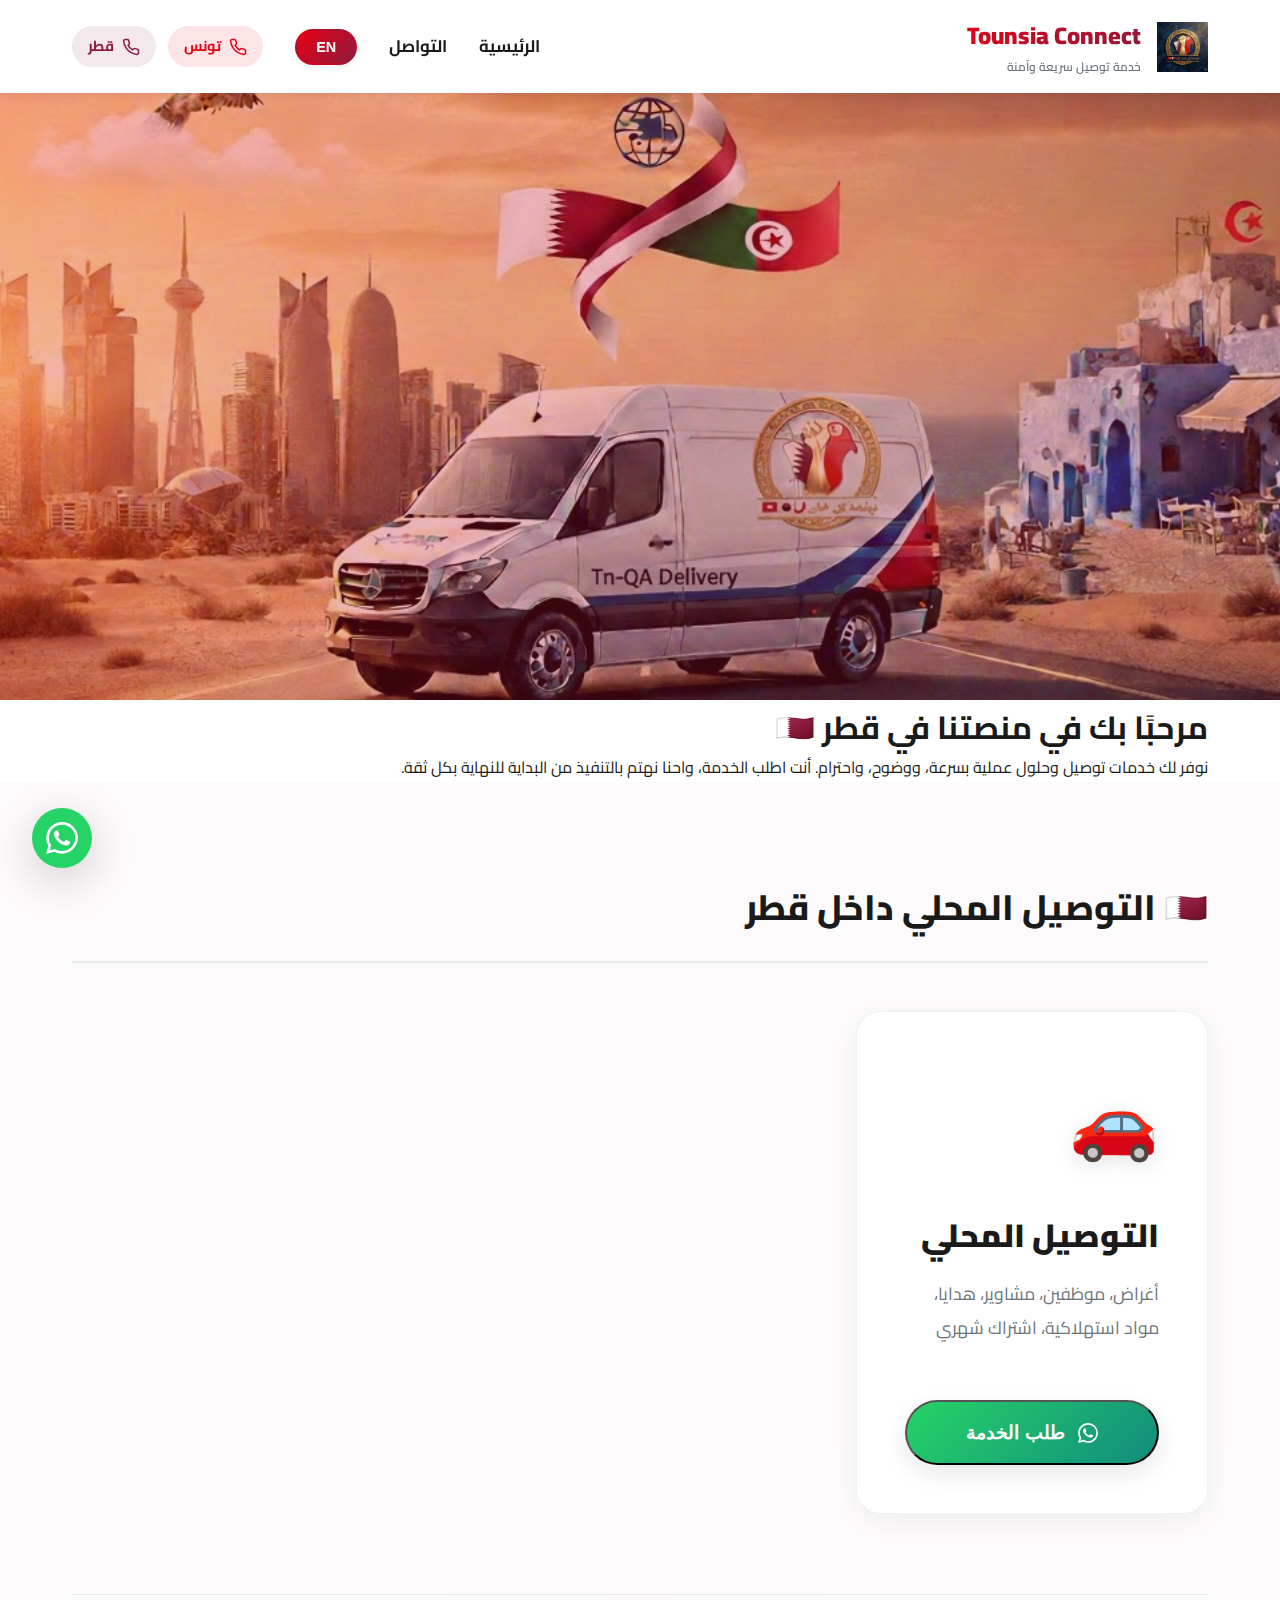
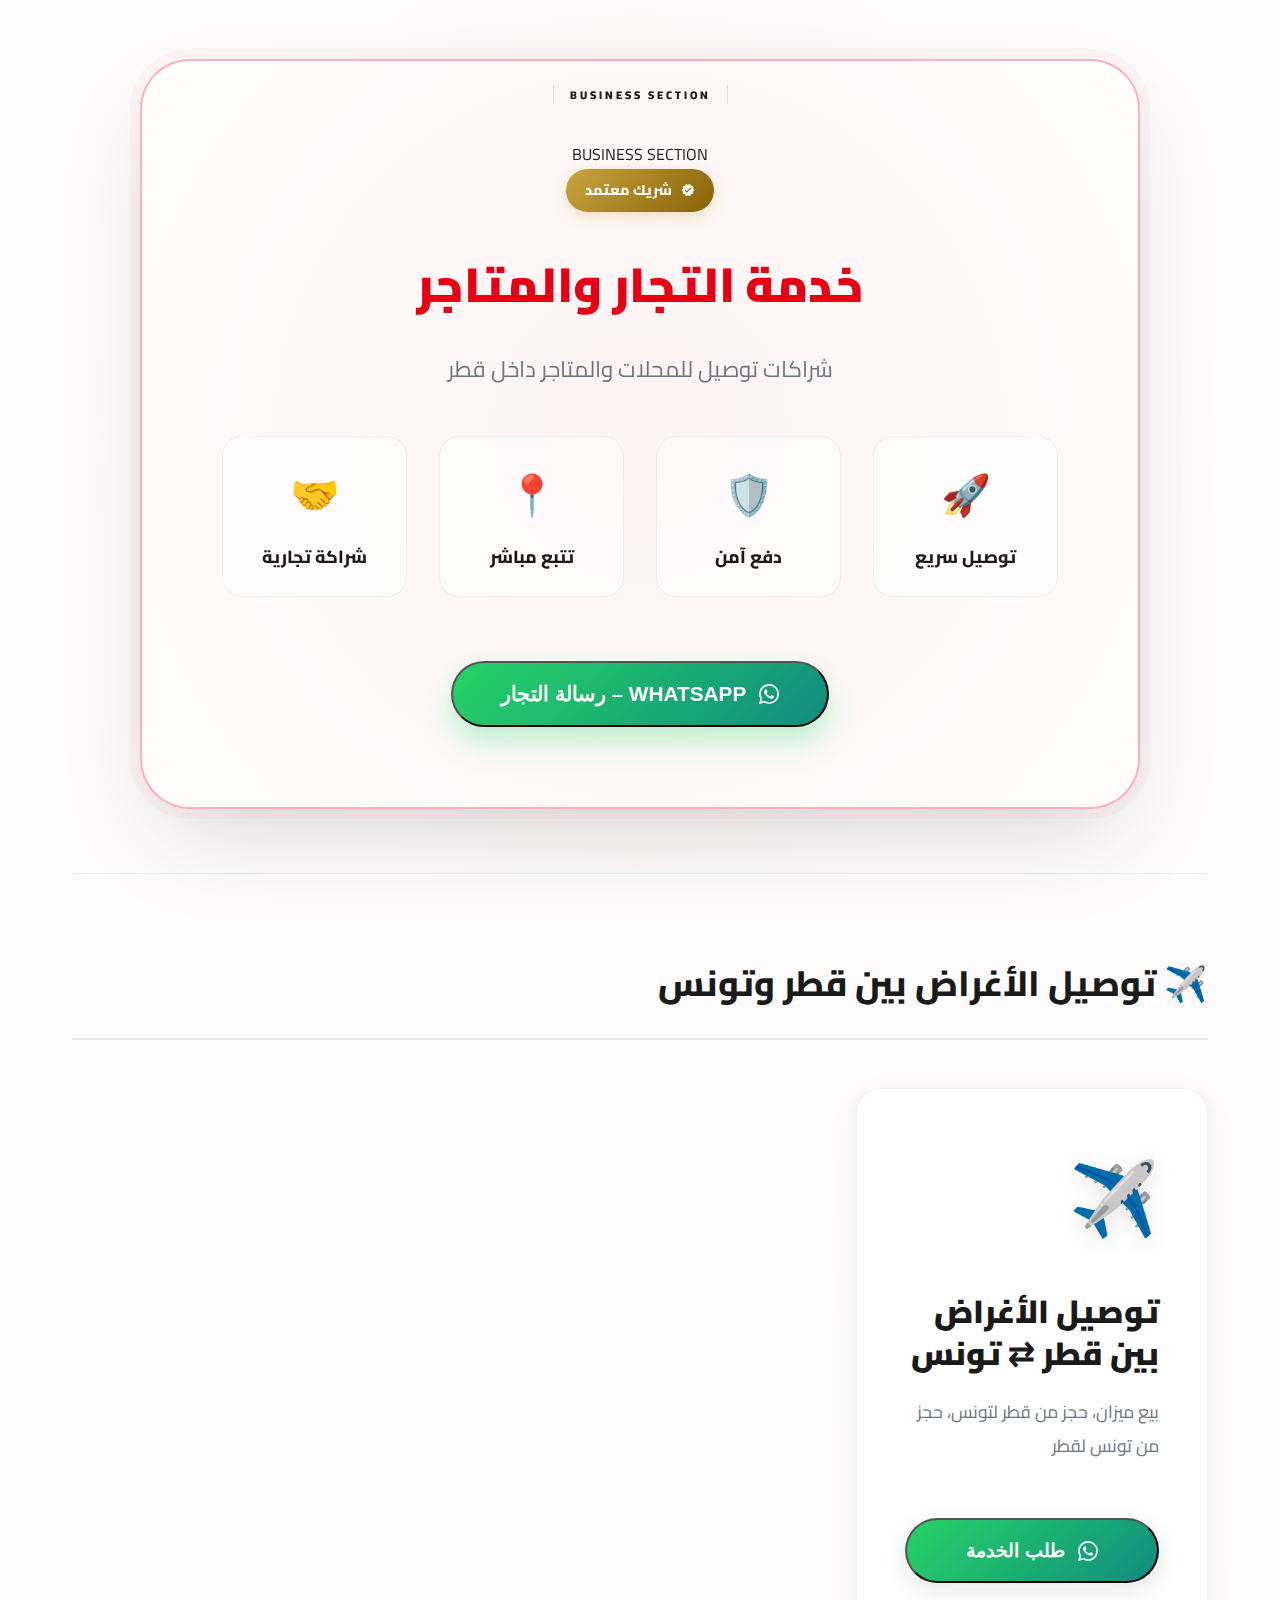
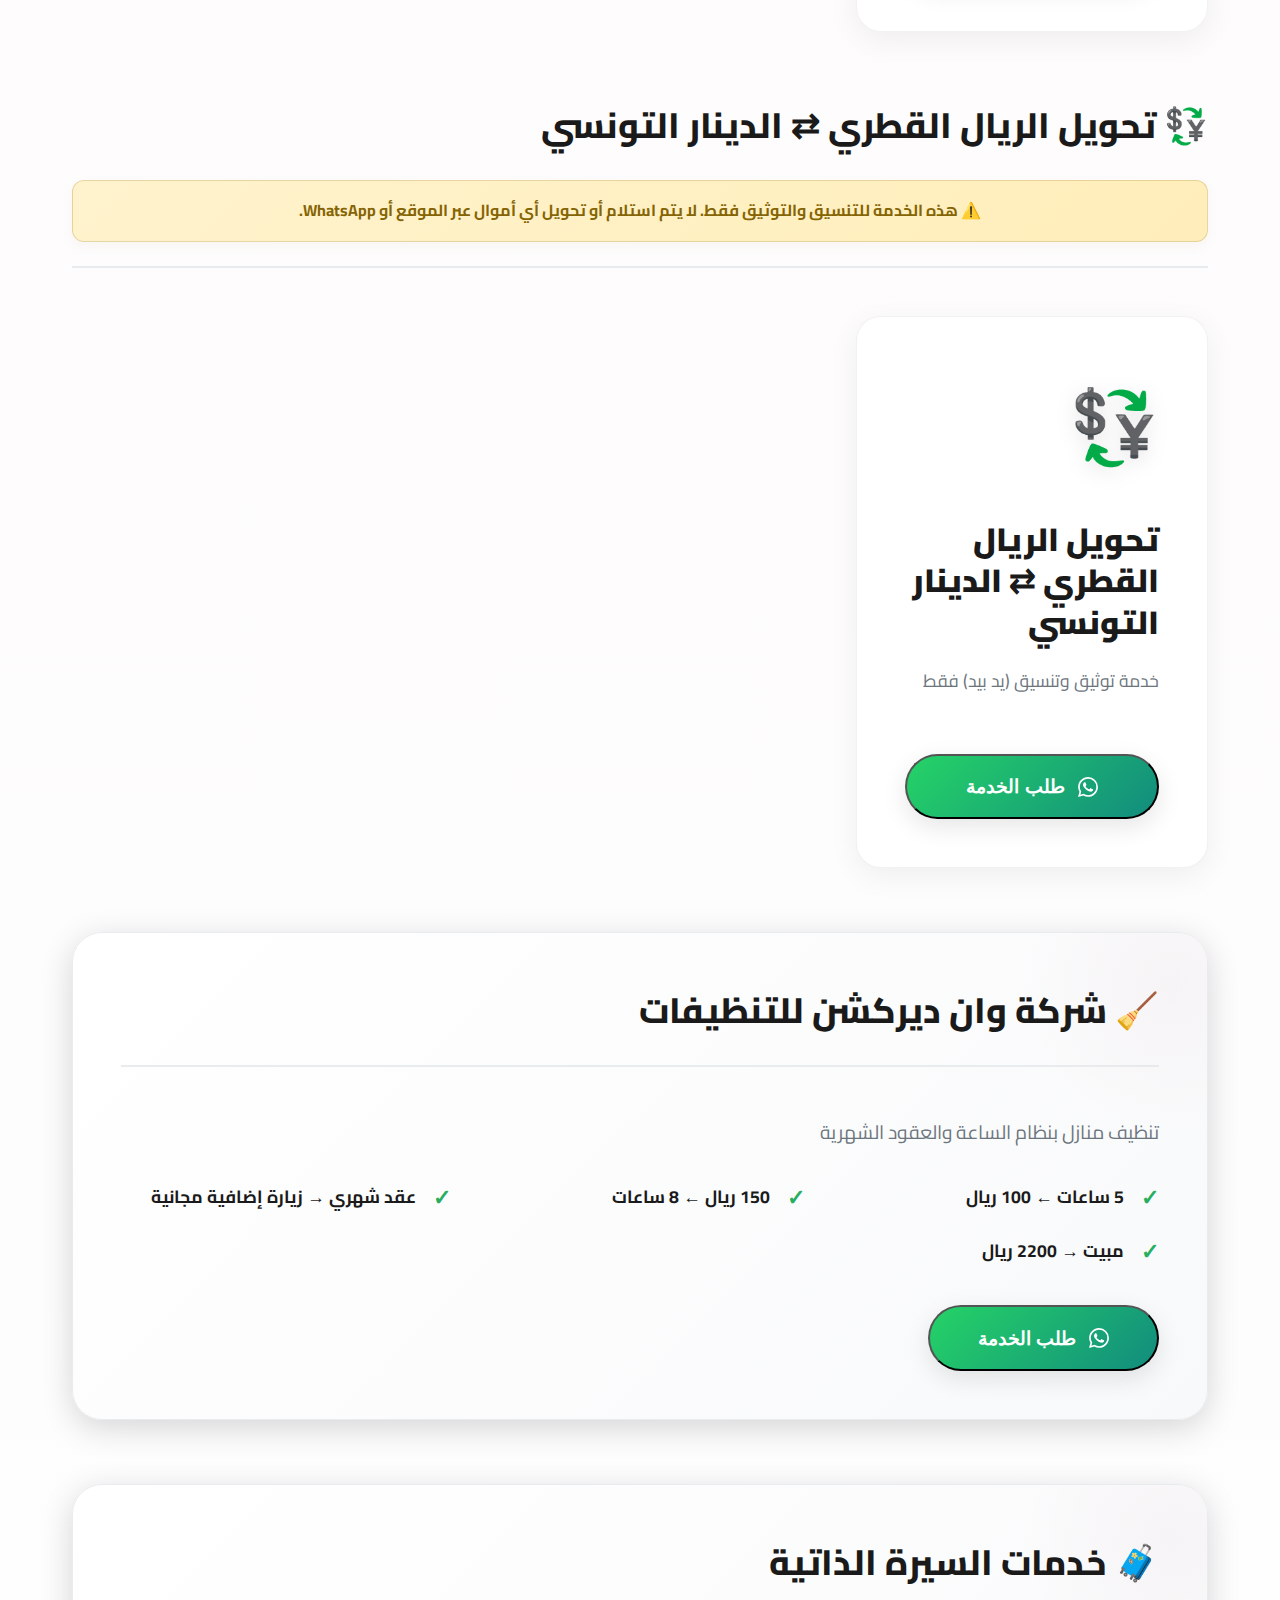
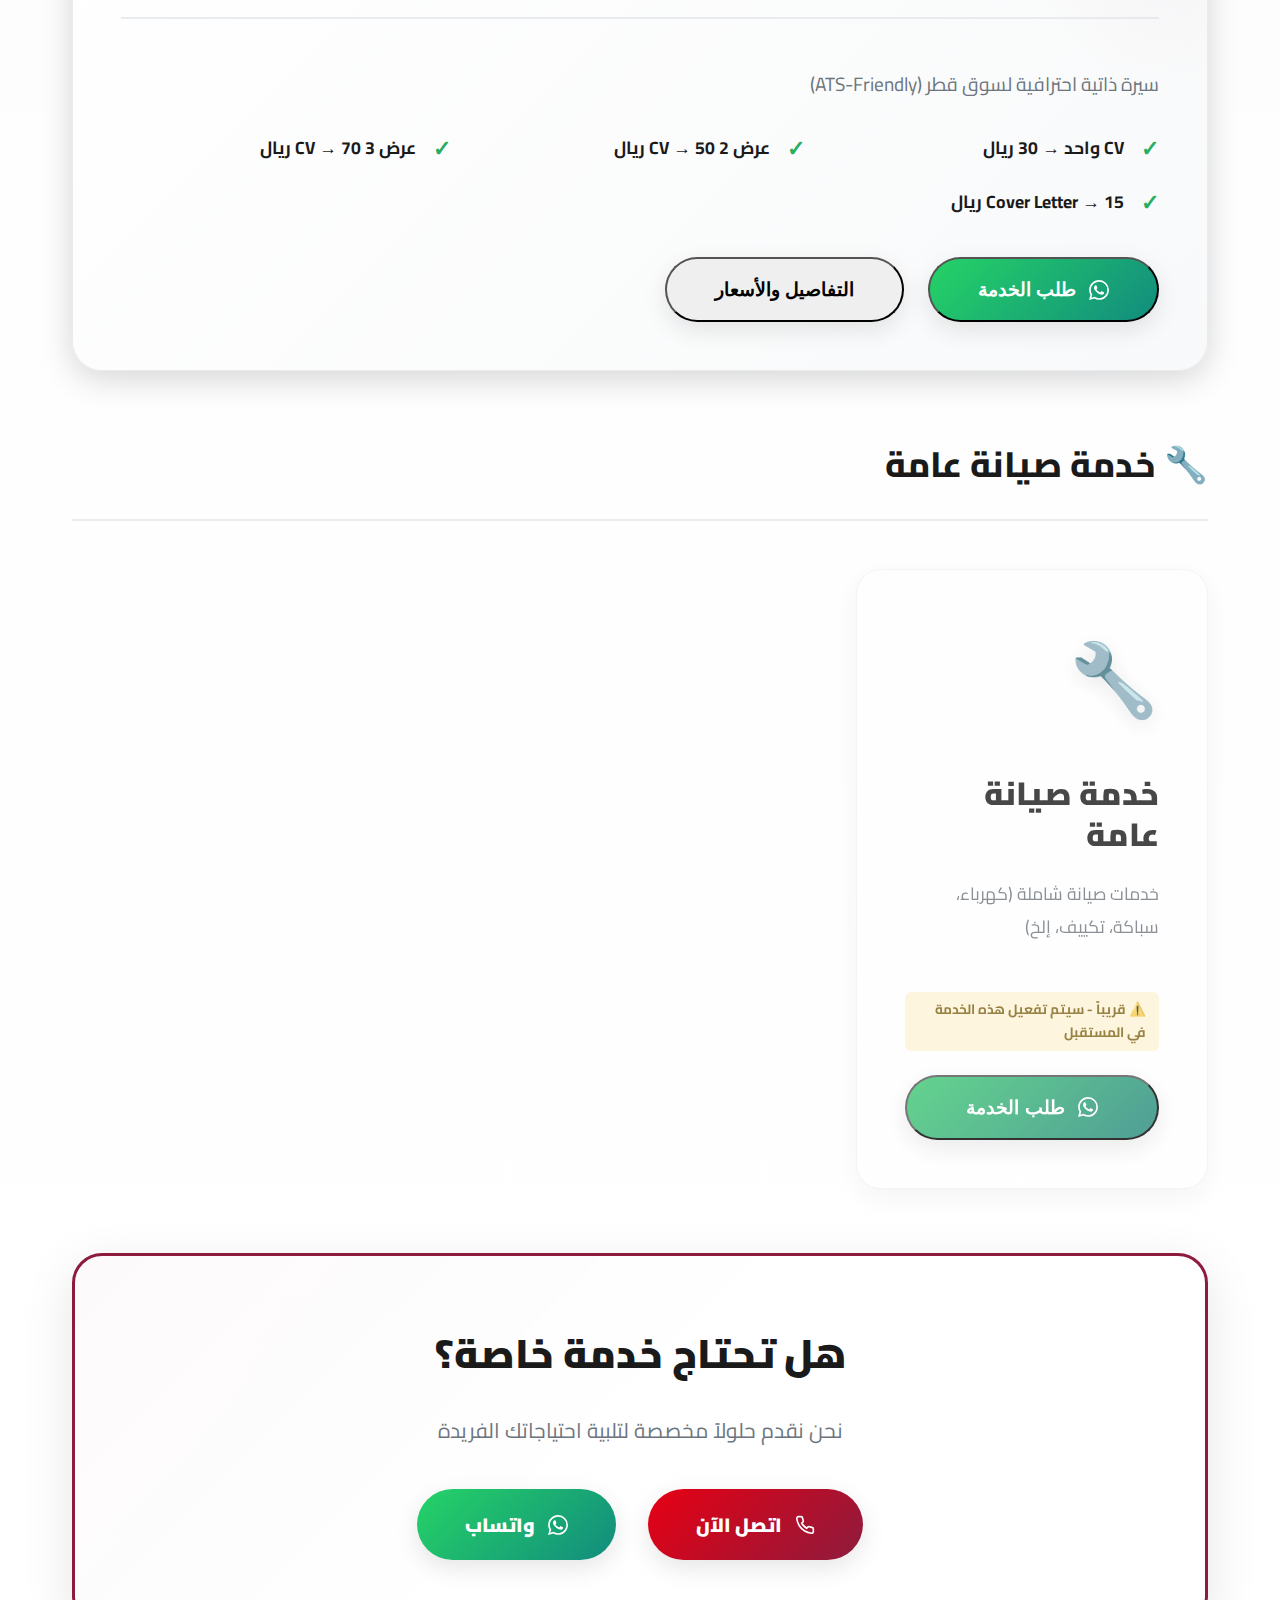
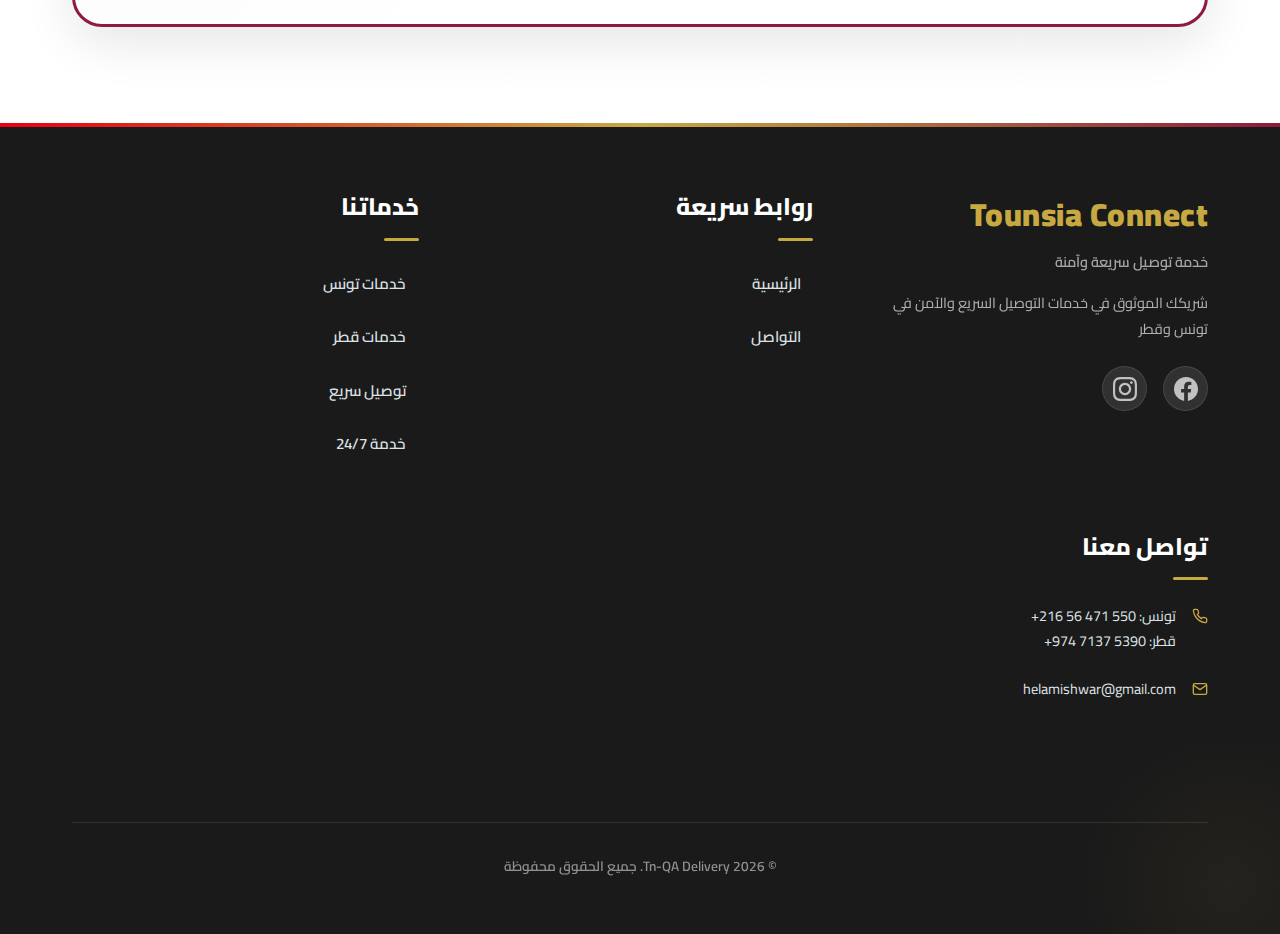
<file: services-qatar.html>
<!DOCTYPE html>
<html lang="ar" dir="rtl">

<head>
    <meta charset="UTF-8">
    <meta name="viewport" content="width=device-width, initial-scale=1.0">
    <meta name="description" content="خدمات Tn-QA Delivery في قطر - توصيل سريع وآمن">
    <meta name="keywords" content="توصيل قطر، خدمات توصيل، Tn-QA Delivery قطر">
    <meta name="author" content="Tn-QA Delivery">
    <title>Tn-QA Delivery - خدمات قطر</title>
    <link rel="stylesheet" href="styles.css">
    <link rel="preconnect" href="https://fonts.googleapis.com">
    <link rel="preconnect" href="https://fonts.gstatic.com" crossorigin>
    <link href="https://fonts.googleapis.com/css2?family=Cairo:wght@300;400;600;700;800;900&display=swap"
        rel="stylesheet">
    <script src="translations.js"></script>
</head>

<body>
    <!-- Navigation -->
    <nav class="navbar">
        <div class="container nav-container">
            <a href="index.html" class="logo">
                <img src="logo.jpg" alt="Tn-QA Delivery Logo" class="logo-img">
                <div class="logo-text">
                    <span class="logo-main" data-i18n="company_name">Tn-QA Delivery</span>
                    <span class="logo-sub" data-i18n="company_tagline">خدمة توصيل سريعة وآمنة</span>
                </div>
            </a>

            <div class="nav-links" id="navLinks">
                <a href="index.html" class="nav-link" data-i18n="nav_home">الرئيسية</a>
                <a href="contact.html" class="nav-link" data-i18n="nav_contact">التواصل</a>
                <button class="lang-toggle" id="langToggle" onclick="switchLanguage(currentLang === 'ar' ? 'en' : 'ar')"
                    aria-label="Switch language">
                    EN
                </button>
                <div class="contact-quick">
                    <a href="tel:+21656471550" class="quick-phone tunisia">
                        <svg width="18" height="18" viewBox="0 0 24 24" fill="none" stroke="currentColor"
                            stroke-width="2">
                            <path
                                d="M22 16.92v3a2 2 0 0 1-2.18 2 19.79 19.79 0 0 1-8.63-3.07 19.5 19.5 0 0 1-6-6 19.79 19.79 0 0 1-3.07-8.67A2 2 0 0 1 4.11 2h3a2 2 0 0 1 2 1.72 12.84 12.84 0 0 0 .7 2.81 2 2 0 0 1-.45 2.11L8.09 9.91a16 16 0 0 0 6 6l1.27-1.27a2 2 0 0 1 2.11-.45 12.84 12.84 0 0 0 2.81.7A2 2 0 0 1 22 16.92z">
                            </path>
                        </svg>
                        <span data-i18n="tunisia">تونس</span>
                    </a>
                    <a href="tel:+97471375390" class="quick-phone qatar">
                        <svg width="18" height="18" viewBox="0 0 24 24" fill="none" stroke="currentColor"
                            stroke-width="2">
                            <path
                                d="M22 16.92v3a2 2 0 0 1-2.18 2 19.79 19.79 0 0 1-8.63-3.07 19.5 19.5 0 0 1-6-6 19.79 19.79 0 0 1-3.07-8.67A2 2 0 0 1 4.11 2h3a2 2 0 0 1 2 1.72 12.84 12.84 0 0 0 .7 2.81 2 2 0 0 1-.45 2.11L8.09 9.91a16 16 0 0 0 6 6l1.27-1.27a2 2 0 0 1 2.11-.45 12.84 12.84 0 0 0 2.81.7A2 2 0 0 1 22 16.92z">
                            </path>
                        </svg>
                        <span data-i18n="qatar">قطر</span>
                    </a>
                </div>
            </div>

            <button class="mobile-menu-toggle" id="mobileMenuToggle" onclick="toggleMobileMenu()">
                <span></span>
                <span></span>
                <span></span>
            </button>
        </div>
    </nav>

    <!-- Page Header -->
    <section class="page-header"></section>

    <!-- Welcome Message -->
    <section class="welcome-message">
        <div class="container animate-on-scroll">
            <h1 class="welcome-title" data-i18n="welcome_title_qa">مرحبًا بك في منصتنا</h1>
            <p class="welcome-text" data-i18n="welcome_desc">
                نوفر لك خدمات توصيل وحلول عملية بسرعة، ووضوح، واحترام<br>
                أنت اطلب الخدمة، واحنا نهتم بالتنفيذ من البداية للنهاية بكل ثقة
            </p>
        </div>
    </section>

    <!-- Qatar Services -->
    <section id="qatar" class="services-section qatar-section">
        <div class="container">

            <div id="qatar-content">
                <!-- Content injected by script.js -->
            </div>

            <div class="cta-box qatar-cta animate-on-scroll">
                <h3 data-i18n="cta_custom_service">هل تحتاج خدمة خاصة؟</h3>
                <p data-i18n="cta_custom_desc">نحن نقدم حلولاً مخصصة لتلبية احتياجاتك الفريدة</p>
                <div class="cta-buttons">
                    <a href="tel:+97471375390" class="btn btn-primary pulse-btn">
                        <svg width="20" height="20" viewBox="0 0 24 24" fill="none" stroke="currentColor"
                            stroke-width="2">
                            <path
                                d="M22 16.92v3a2 2 0 0 1-2.18 2 19.79 19.79 0 0 1-8.63-3.07 19.5 19.5 0 0 1-6-6 19.79 19.79 0 0 1-3.07-8.67A2 2 0 0 1 4.11 2h3a2 2 0 0 1 2 1.72 12.84 12.84 0 0 0 .7 2.81 2 2 0 0 1-.45 2.11L8.09 9.91a16 16 0 0 0 6 6l1.27-1.27a2 2 0 0 1 2.11-.45 12.84 12.84 0 0 0 2.81.7A2 2 0 0 1 22 16.92z">
                            </path>
                        </svg>
                        <span data-i18n="btn_call_now">اتصل الآن</span>
                    </a>
                    <a href="https://wa.me/+97471375390" target="_blank" class="btn btn-whatsapp">
                        <svg width="20" height="20" viewBox="0 0 24 24" fill="currentColor">
                            <path
                                d="M17.472 14.382c-.297-.149-1.758-.867-2.03-.967-.273-.099-.471-.148-.67.15-.197.297-.767.966-.94 1.164-.173.199-.347.223-.644.075-.297-.15-1.255-.463-2.39-1.475-.883-.788-1.48-1.761-1.653-2.059-.173-.297-.018-.458.13-.606.134-.133.298-.347.446-.52.149-.174.198-.298.298-.497.099-.198.05-.371-.025-.52-.075-.149-.669-1.612-.916-2.207-.242-.579-.487-.5-.669-.51-.173-.008-.371-.01-.57-.01-.198 0-.52.074-.792.372-.272.297-1.04 1.016-1.04 2.479 0 1.462 1.065 2.875 1.213 3.074.149.198 2.096 3.2 5.077 4.487.709.306 1.262.489 1.694.625.712.227 1.36.195 1.871.118.571-.085 1.758-.719 2.006-1.413.248-.694.248-1.289.173-1.413-.074-.124-.272-.198-.57-.347m-5.421 7.403h-.004a9.87 9.87 0 01-5.031-1.378l-.361-.214-3.741.982.998-3.648-.235-.374a9.86 9.86 0 01-1.51-5.26c.001-5.45 4.436-9.884 9.888-9.884 2.64 0 5.122 1.03 6.988 2.898a9.825 9.825 0 012.893 6.994c-.003 5.45-4.437 9.884-9.885 9.884m8.413-18.297A11.815 11.815 0 0012.05 0C5.495 0 .16 5.335.157 11.892c0 2.096.547 4.142 1.588 5.945L.057 24l6.305-1.654a11.882 11.882 0 005.683 1.448h.005c6.554 0 11.89-5.335 11.893-11.893a11.821 11.821 0 00-3.48-8.413z" />
                        </svg>
                        <span data-i18n="btn_whatsapp">واتساب</span>
                    </a>
                </div>
            </div>
        </div>
    </section>

    <!-- Footer -->
    <footer class="footer">
        <div class="container">
            <div class="footer-content">
                <div class="footer-section">
                    <div class="footer-logo">
                        <h3 data-i18n="company_name">Tn-QA Delivery</h3>
                        <p data-i18n="company_tagline">خدمة توصيل سريعة وآمنة</p>
                    </div>
                    <p class="footer-text" data-i18n="footer_tagline">
                        شريكك الموثوق في خدمات التوصيل السريع والآمن في تونس وقطر
                    </p>
                    <div class="social-links">
                        <a href="https://www.facebook.com/share/1BGiPzZNRK/" target="_blank"
                            class="social-icon facebook" aria-label="Facebook">
                            <svg width="24" height="24" viewBox="0 0 24 24" fill="currentColor">
                                <path
                                    d="M24 12.073c0-6.627-5.373-12-12-12s-12 5.373-12 12c0 5.99 4.388 10.954 10.125 11.854v-8.385H7.078v-3.47h3.047V9.43c0-3.007 1.792-4.669 4.533-4.669 1.312 0 2.686.235 2.686.235v2.953H15.83c-1.491 0-1.956.925-1.956 1.874v2.25h3.328l-.532 3.47h-2.796v8.385C19.612 23.027 24 18.062 24 12.073z" />
                            </svg>
                        </a>

                        <a href="https://www.instagram.com/qatar.tn?igsh=eXBudTR3OW1kaWky" target="_blank"
                            class="social-icon instagram" aria-label="Instagram">
                            <svg width="24" height="24" viewBox="0 0 24 24" fill="currentColor">
                                <path
                                    d="M12 2.163c3.204 0 3.584.012 4.85.07 3.252.148 4.771 1.691 4.919 4.919.058 1.265.069 1.645.069 4.849 0 3.205-.012 3.584-.069 4.849-.149 3.225-1.664 4.771-4.919 4.919-1.266.058-1.644.07-4.85.07-3.204 0-3.584-.012-4.849-.07-3.26-.149-4.771-1.699-4.919-4.92-.058-1.265-.07-1.644-.07-4.849 0-3.204.013-3.583.07-4.849.149-3.227 1.664-4.771 4.919-4.919 1.266-.057 1.645-.069 4.849-.069zm0-2.163c-3.259 0-3.667.014-4.947.072-4.358.2-6.78 2.618-6.98 6.98-.059 1.281-.073 1.689-.073 4.948 0 3.259.014 3.668.072 4.948.2 4.358 2.618 6.78 6.98 6.98 1.281.058 1.689.072 4.948.072 3.259 0 3.668-.014 4.948-.072 4.354-.2 6.782-2.618 6.979-6.98.059-1.28.073-1.689.073-4.948 0-3.259-.014-3.667-.072-4.947-.196-4.354-2.617-6.78-6.979-6.98-1.281-.059-1.69-.073-4.949-.073zm0 5.838c-3.403 0-6.162 2.759-6.162 6.162s2.759 6.163 6.162 6.163 6.162-2.759 6.162-6.163c0-3.403-2.759-6.162-6.162-6.162zm0 10.162c-2.209 0-4-1.79-4-4 0-2.209 1.791-4 4-4s4 1.791 4 4c0 2.21-1.791 4-4 4zm6.406-11.845c-.796 0-1.441.645-1.441 1.44s.645 1.44 1.441 1.44c.795 0 1.439-.645 1.439-1.44s-.644-1.44-1.439-1.44z" />
                            </svg>
                        </a>
                    </div>
                </div>

                <div class="footer-section">
                    <h4 class="footer-title" data-i18n="footer_quick_links">روابط سريعة</h4>
                    <ul class="footer-links">
                        <li><a href="index.html" data-i18n="nav_home">الرئيسية</a></li>
                        <li><a href="contact.html" data-i18n="nav_contact">التواصل</a></li>
                    </ul>
                </div>

                <div class="footer-section">
                    <h4 class="footer-title" data-i18n="footer_our_services">خدماتنا</h4>
                    <ul class="footer-links">
                        <li><a href="services-tunisia.html" data-i18n="footer_tunisia_services">خدمات تونس</a></li>
                        <li><a href="services-qatar.html" data-i18n="footer_qatar_services">خدمات قطر</a></li>
                        <li><a href="services-tunisia.html" data-i18n="footer_fast_delivery">توصيل سريع</a></li>
                        <li><a href="services-tunisia.html" data-i18n="footer_24_7">خدمة 24/7</a></li>
                    </ul>
                </div>

                <div class="footer-section">
                    <h4 class="footer-title" data-i18n="footer_contact">تواصل معنا</h4>
                    <ul class="footer-contact">
                        <li>
                            <svg width="16" height="16" viewBox="0 0 24 24" fill="none" stroke="currentColor"
                                stroke-width="2">
                                <path
                                    d="M22 16.92v3a2 2 0 0 1-2.18 2 19.79 19.79 0 0 1-8.63-3.07 19.5 19.5 0 0 1-6-6 19.79 19.79 0 0 1-3.07-8.67A2 2 0 0 1 4.11 2h3a2 2 0 0 1 2 1.72 12.84 12.84 0 0 0 .7 2.81 2 2 0 0 1-.45 2.11L8.09 9.91a16 16 0 0 0 6 6l1.27-1.27a2 2 0 0 1 2.11-.45 12.84 12.84 0 0 0 2.81.7A2 2 0 0 1 22 16.92z">
                                </path>
                            </svg>
                            <div>
                                <span data-i18n="tunisia">تونس</span>: <span dir="ltr">+216 56 471 550</span><br>
                                <span data-i18n="qatar">قطر</span>: <span dir="ltr">+974 7137 5390</span>
                            </div>
                        </li>
                        <li>
                            <svg width="16" height="16" viewBox="0 0 24 24" fill="none" stroke="currentColor"
                                stroke-width="2">
                                <path d="M4 4h16c1.1 0 2 .9 2 2v12c0 1.1-.9 2-2 2H4c-1.1 0-2-.9-2-2V6c0-1.1.9-2 2-2z">
                                </path>
                                <polyline points="22,6 12,13 2,6"></polyline>
                            </svg>
                            <span><a href="mailto:helamishwar@gmail.com">helamishwar@gmail.com</a></span>
                        </li>
                    </ul>
                </div>
            </div>

            <div class="footer-bottom">
                <p data-i18n="footer_rights">© 2026 Tn-QA Delivery. جميع الحقوق محفوظة</p>
            </div>
        </div>
    </footer>

    <!-- Floating WhatsApp Button -->
    <a href="https://wa.me/+97471375390" class="floating-whatsapp" target="_blank" aria-label="WhatsApp">
        <svg width="32" height="32" viewBox="0 0 24 24" fill="currentColor">
            <path
                d="M17.472 14.382c-.297-.149-1.758-.867-2.03-.967-.273-.099-.471-.148-.67.15-.197.297-.767.966-.94 1.164-.173.199-.347.223-.644.075-.297-.15-1.255-.463-2.39-1.475-.883-.788-1.48-1.761-1.653-2.059-.173-.297-.018-.458.13-.606.134-.133.298-.347.446-.52.149-.174.198-.298.298-.497.099-.198.05-.371-.025-.52-.075-.149-.669-1.612-.916-2.207-.242-.579-.487-.5-.669-.51-.173-.008-.371-.01-.57-.01-.198 0-.52.074-.792.372-.272.297-1.04 1.016-1.04 2.479 0 1.462 1.065 2.875 1.213 3.074.149.198 2.096 3.2 5.077 4.487.709.306 1.262.489 1.694.625.712.227 1.36.195 1.871.118.571-.085 1.758-.719 2.006-1.413.248-.694.248-1.289.173-1.413-.074-.124-.272-.198-.57-.347m-5.421 7.403h-.004a9.87 9.87 0 01-5.031-1.378l-.361-.214-3.741.982.998-3.648-.235-.374a9.86 9.86 0 01-1.51-5.26c.001-5.45 4.436-9.884 9.888-9.884 2.64 0 5.122 1.03 6.988 2.898a9.825 9.825 0 012.893 6.994c-.003 5.45-4.437 9.884-9.885 9.884m8.413-18.297A11.815 11.815 0 0012.05 0C5.495 0 .16 5.335.157 11.892c0 2.096.547 4.142 1.588 5.945L.057 24l6.305-1.654a11.882 11.882 0 005.683 1.448h.005c6.554 0 11.89-5.335 11.893-11.893a11.821 11.821 0 00-3.48-8.413z" />
        </svg>
    </a>

    <script src="script.js"></script>
</body>

</html>
</file>
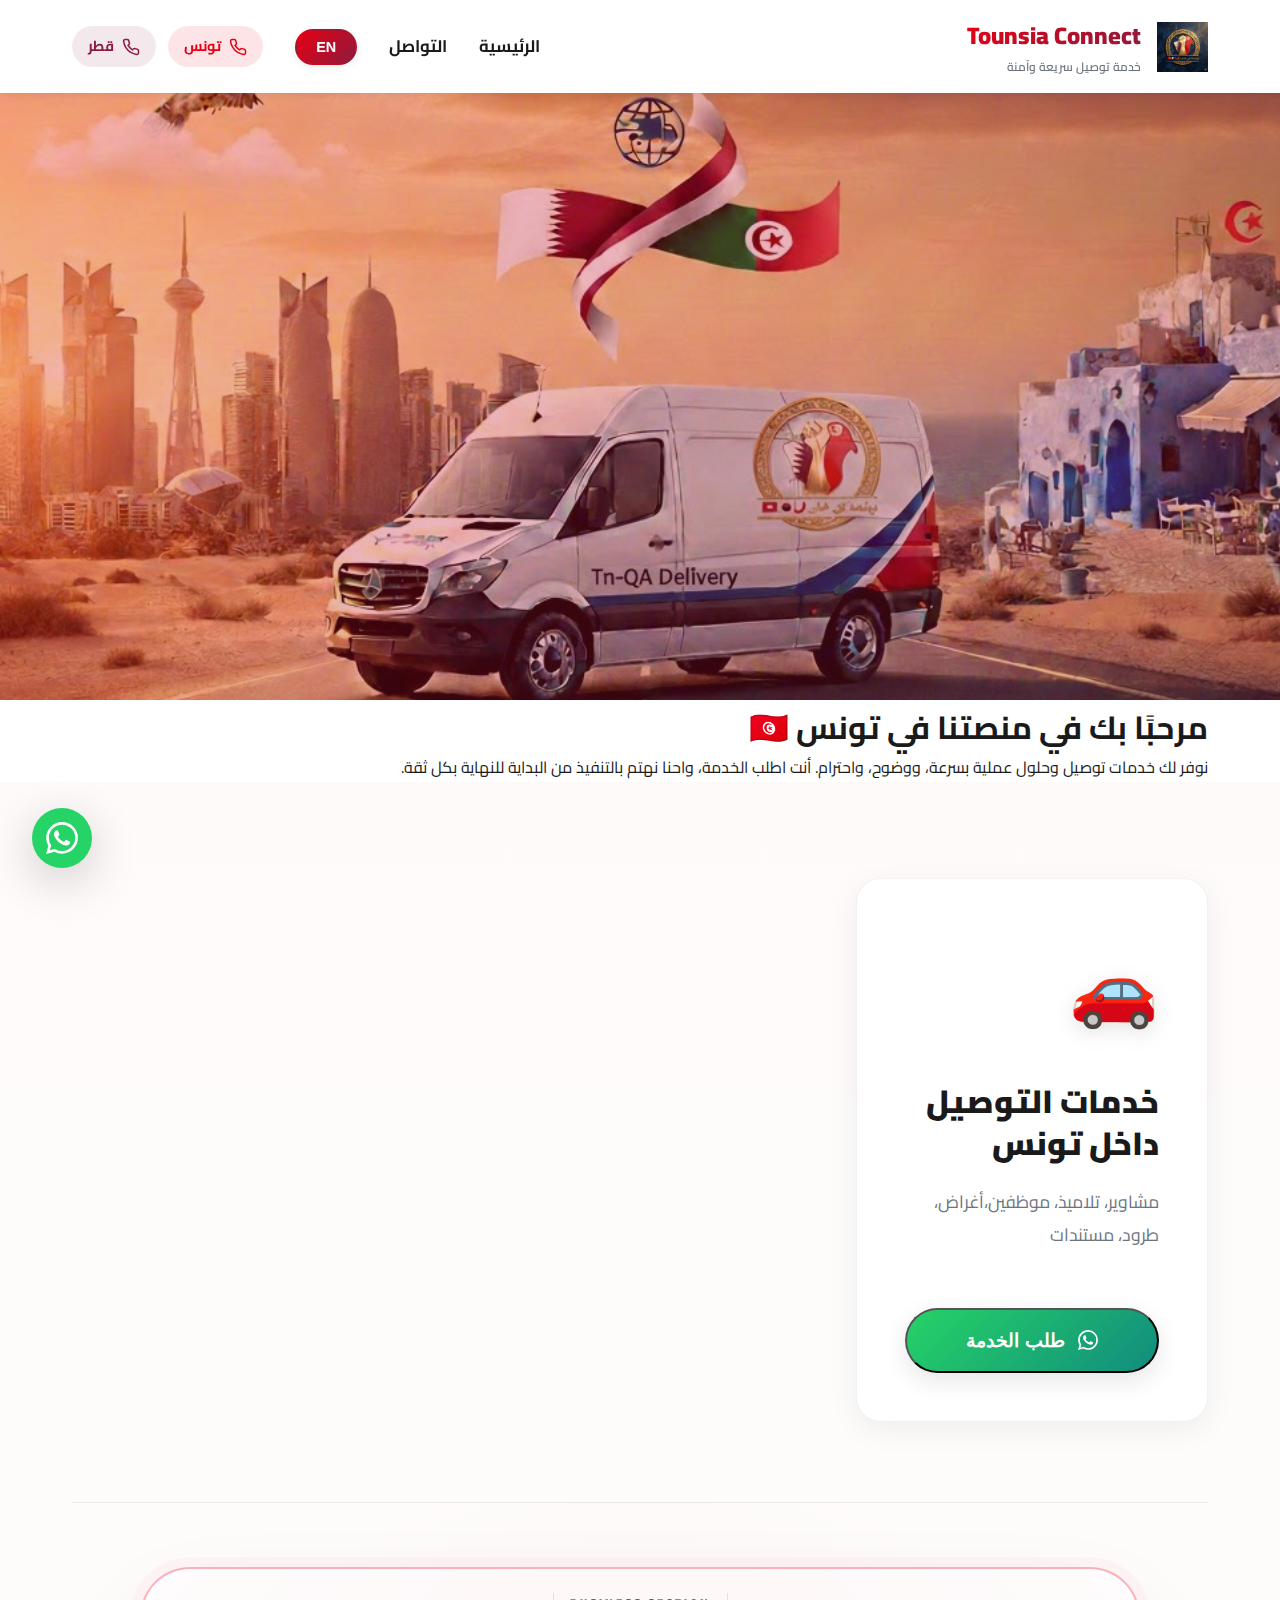
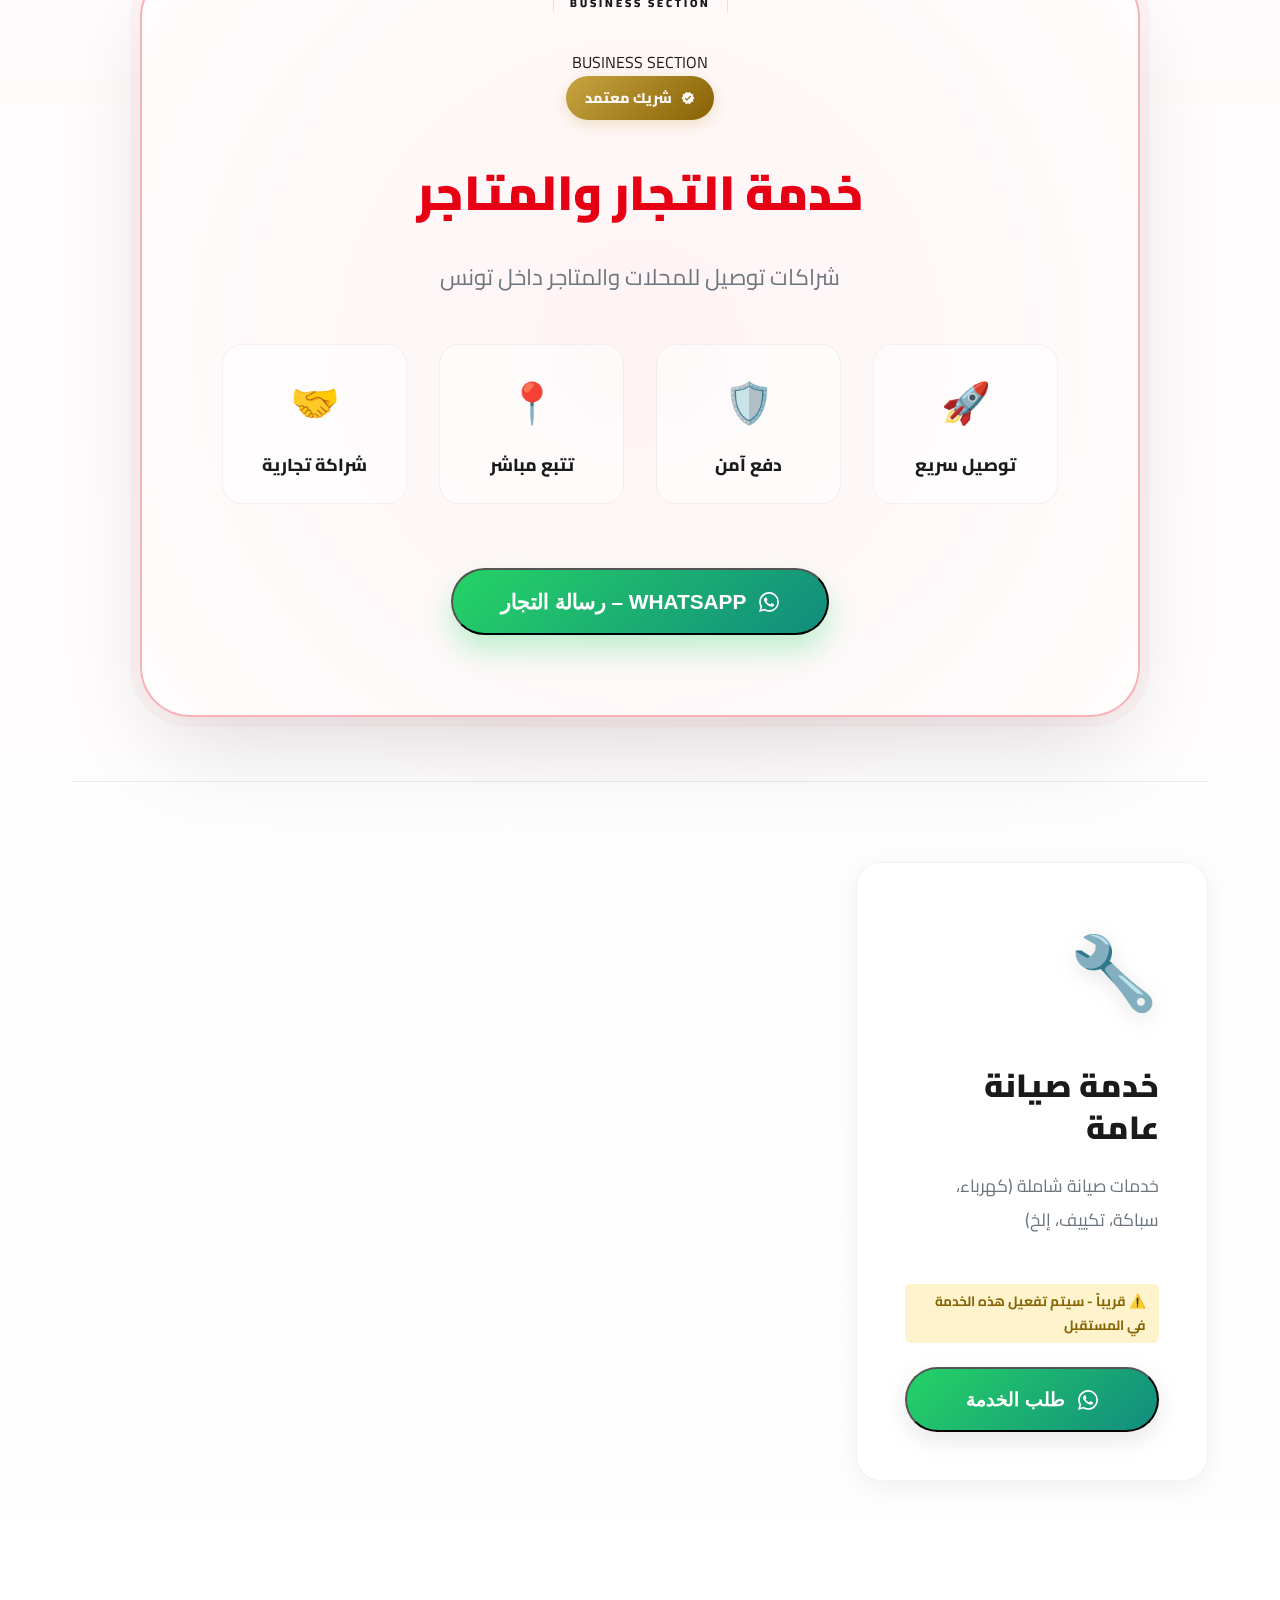
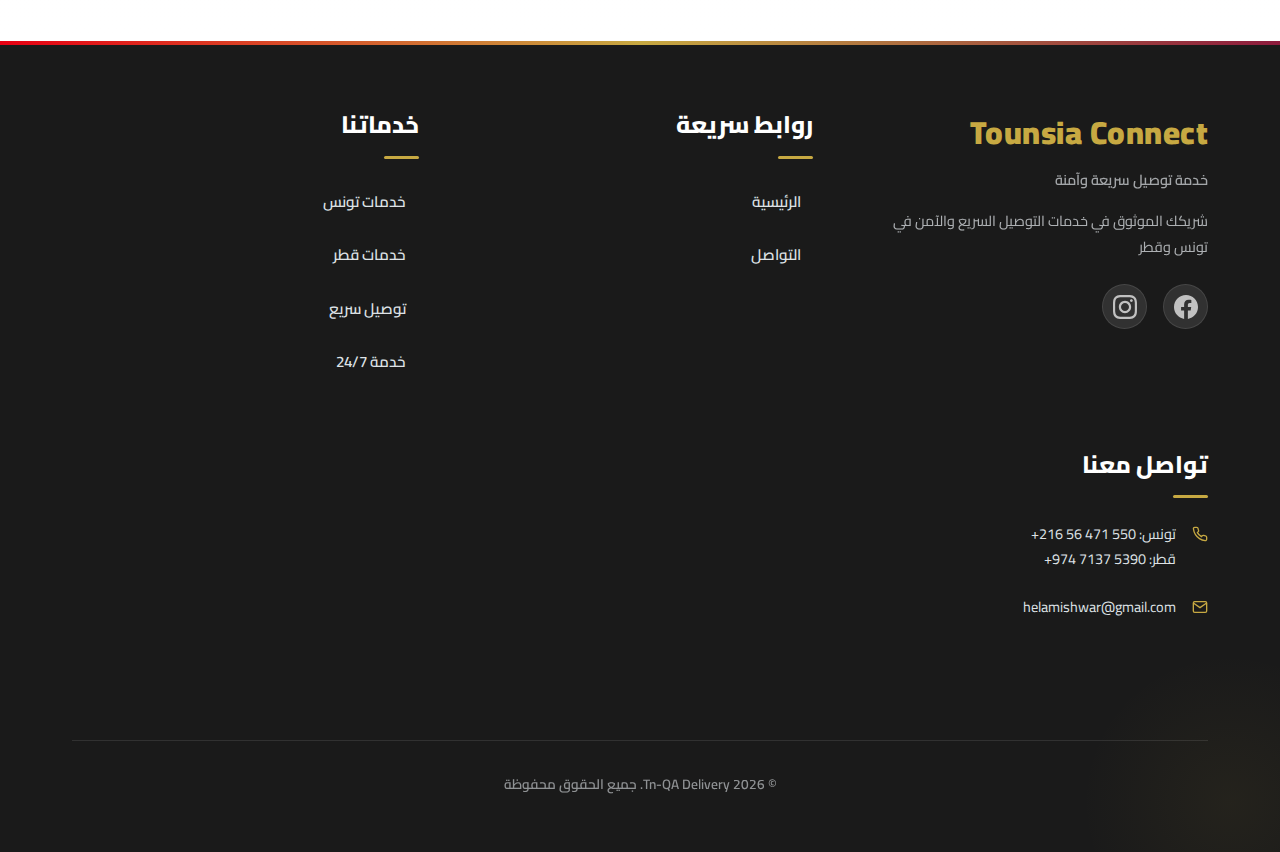
<file: services-tunisia.html>
<!DOCTYPE html>
<html lang="ar" dir="rtl">

<head>
    <meta charset="UTF-8">
    <meta name="viewport" content="width=device-width, initial-scale=1.0">
    <meta name="description" content="خدمات Tn-QA Delivery في تونس - توصيل سريع وآمن">
    <meta name="keywords" content="توصيل تونس، خدمات توصيل، Tn-QA Delivery تونس">
    <meta name="author" content="Tn-QA Delivery">
    <title>Tn-QA Delivery - خدمات تونس</title>
    <link rel="stylesheet" href="styles.css">
    <link rel="preconnect" href="https://fonts.googleapis.com">
    <link rel="preconnect" href="https://fonts.gstatic.com" crossorigin>
    <link href="https://fonts.googleapis.com/css2?family=Cairo:wght@300;400;600;700;800;900&display=swap"
        rel="stylesheet">
    <script src="translations.js"></script>
</head>

<body>
    <!-- Navigation -->
    <nav class="navbar">
        <div class="container nav-container">
            <a href="index.html" class="logo">
                <img src="logo.jpg" alt="Tn-QA Delivery Logo" class="logo-img">
                <div class="logo-text">
                    <span class="logo-main" data-i18n="company_name">Tn-QA Delivery</span>
                    <span class="logo-sub" data-i18n="company_tagline">خدمة توصيل سريعة وآمنة</span>
                </div>
            </a>

            <div class="nav-links" id="navLinks">
                <a href="index.html" class="nav-link" data-i18n="nav_home">الرئيسية</a>
                <a href="contact.html" class="nav-link" data-i18n="nav_contact">التواصل</a>
                <button class="lang-toggle" id="langToggle" onclick="switchLanguage(currentLang === 'ar' ? 'en' : 'ar')"
                    aria-label="Switch language">
                    EN
                </button>
                <div class="contact-quick">
                    <a href="tel:+21656471550" class="quick-phone tunisia">
                        <svg width="18" height="18" viewBox="0 0 24 24" fill="none" stroke="currentColor"
                            stroke-width="2">
                            <path
                                d="M22 16.92v3a2 2 0 0 1-2.18 2 19.79 19.79 0 0 1-8.63-3.07 19.5 19.5 0 0 1-6-6 19.79 19.79 0 0 1-3.07-8.67A2 2 0 0 1 4.11 2h3a2 2 0 0 1 2 1.72 12.84 12.84 0 0 0 .7 2.81 2 2 0 0 1-.45 2.11L8.09 9.91a16 16 0 0 0 6 6l1.27-1.27a2 2 0 0 1 2.11-.45 12.84 12.84 0 0 0 2.81.7A2 2 0 0 1 22 16.92z">
                            </path>
                        </svg>
                        <span data-i18n="tunisia">تونس</span>
                    </a>
                    <a href="tel:+97471375390" class="quick-phone qatar">
                        <svg width="18" height="18" viewBox="0 0 24 24" fill="none" stroke="currentColor"
                            stroke-width="2">
                            <path
                                d="M22 16.92v3a2 2 0 0 1-2.18 2 19.79 19.79 0 0 1-8.63-3.07 19.5 19.5 0 0 1-6-6 19.79 19.79 0 0 1-3.07-8.67A2 2 0 0 1 4.11 2h3a2 2 0 0 1 2 1.72 12.84 12.84 0 0 0 .7 2.81 2 2 0 0 1-.45 2.11L8.09 9.91a16 16 0 0 0 6 6l1.27-1.27a2 2 0 0 1 2.11-.45 12.84 12.84 0 0 0 2.81.7A2 2 0 0 1 22 16.92z">
                            </path>
                        </svg>
                        <span data-i18n="qatar">قطر</span>
                    </a>
                </div>
            </div>

            <button class="mobile-menu-toggle" id="mobileMenuToggle" onclick="toggleMobileMenu()">
                <span></span>
                <span></span>
                <span></span>
            </button>
        </div>
    </nav>

    <!-- Page Header -->
    <section class="page-header"></section>

    <!-- Welcome Message -->
    <section class="welcome-message">
        <div class="container animate-on-scroll">
            <h1 class="welcome-title" data-i18n="welcome_title_tn">مرحبًا بك في منصتنا</h1>
            <p class="welcome-text" data-i18n="welcome_desc">
                نوفر لك خدمات توصيل وحلول عملية بسرعة، ووضوح، واحترام<br>
                أنت اطلب الخدمة، واحنا نهتم بالتنفيذ من البداية للنهاية بكل ثقة
            </p>
        </div>
    </section>

    <!-- Tunisia Services -->
    <section id="tunisia" class="services-section tunisia-section">
        <div class="container">

            <!-- Dynamic Services Container -->
            <div class="services-grid">
                <!-- Content injected by script.js -->
            </div>

            <!-- Independent Merchant Section -->
            <div class="merchant-container">
                <!-- Content injected by script.js -->
            </div>
        </div>
    </section>

    <!-- Footer -->
    <footer class="footer">
        <div class="container">
            <div class="footer-content">
                <div class="footer-section">
                    <div class="footer-logo">
                        <h3 data-i18n="company_name">Tn-QA Delivery</h3>
                        <p data-i18n="company_tagline">خدمة توصيل سريعة وآمنة</p>
                    </div>
                    <p class="footer-text" data-i18n="footer_tagline">
                        شريكك الموثوق في خدمات التوصيل السريع والآمن في تونس وقطر
                    </p>
                    <div class="social-links">
                        <a href="https://www.facebook.com/share/1BGiPzZNRK/" target="_blank"
                            class="social-icon facebook" aria-label="Facebook">
                            <svg width="24" height="24" viewBox="0 0 24 24" fill="currentColor">
                                <path
                                    d="M24 12.073c0-6.627-5.373-12-12-12s-12 5.373-12 12c0 5.99 4.388 10.954 10.125 11.854v-8.385H7.078v-3.47h3.047V9.43c0-3.007 1.792-4.669 4.533-4.669 1.312 0 2.686.235 2.686.235v2.953H15.83c-1.491 0-1.956.925-1.956 1.874v2.25h3.328l-.532 3.47h-2.796v8.385C19.612 23.027 24 18.062 24 12.073z" />
                            </svg>
                        </a>

                        <a href="https://www.instagram.com/qatar.tn?igsh=eXBudTR3OW1kaWky" target="_blank"
                            class="social-icon instagram" aria-label="Instagram">
                            <svg width="24" height="24" viewBox="0 0 24 24" fill="currentColor">
                                <path
                                    d="M12 2.163c3.204 0 3.584.012 4.85.07 3.252.148 4.771 1.691 4.919 4.919.058 1.265.069 1.645.069 4.849 0 3.205-.012 3.584-.069 4.849-.149 3.225-1.664 4.771-4.919 4.919-1.266.058-1.644.07-4.85.07-3.204 0-3.584-.012-4.849-.07-3.26-.149-4.771-1.699-4.919-4.92-.058-1.265-.07-1.644-.07-4.849 0-3.204.013-3.583.07-4.849.149-3.227 1.664-4.771 4.919-4.919 1.266-.057 1.645-.069 4.849-.069zm0-2.163c-3.259 0-3.667.014-4.947.072-4.358.2-6.78 2.618-6.98 6.98-.059 1.281-.073 1.689-.073 4.948 0 3.259.014 3.668.072 4.948.2 4.358 2.618 6.78 6.98 6.98 1.281.058 1.689.072 4.948.072 3.259 0 3.668-.014 4.948-.072 4.354-.2 6.782-2.618 6.979-6.98.059-1.28.073-1.689.073-4.948 0-3.259-.014-3.667-.072-4.947-.196-4.354-2.617-6.78-6.979-6.98-1.281-.059-1.69-.073-4.949-.073zm0 5.838c-3.403 0-6.162 2.759-6.162 6.162s2.759 6.163 6.162 6.163 6.162-2.759 6.162-6.163c0-3.403-2.759-6.162-6.162-6.162zm0 10.162c-2.209 0-4-1.79-4-4 0-2.209 1.791-4 4-4s4 1.791 4 4c0 2.21-1.791 4-4 4zm6.406-11.845c-.796 0-1.441.645-1.441 1.44s.645 1.44 1.441 1.44c.795 0 1.439-.645 1.439-1.44s-.644-1.44-1.439-1.44z" />
                            </svg>
                        </a>
                    </div>
                </div>

                <div class="footer-section">
                    <h4 class="footer-title" data-i18n="footer_quick_links">روابط سريعة</h4>
                    <ul class="footer-links">
                        <li><a href="index.html" data-i18n="nav_home">الرئيسية</a></li>
                        <li><a href="contact.html" data-i18n="nav_contact">التواصل</a></li>
                    </ul>
                </div>

                <div class="footer-section">
                    <h4 class="footer-title" data-i18n="footer_our_services">خدماتنا</h4>
                    <ul class="footer-links">
                        <li><a href="services-tunisia.html" data-i18n="footer_tunisia_services">خدمات تونس</a></li>
                        <li><a href="services-qatar.html" data-i18n="footer_qatar_services">خدمات قطر</a></li>
                        <li><a href="services-tunisia.html" data-i18n="footer_fast_delivery">توصيل سريع</a></li>
                        <li><a href="services-tunisia.html" data-i18n="footer_24_7">خدمة 24/7</a></li>
                    </ul>
                </div>

                <div class="footer-section">
                    <h4 class="footer-title" data-i18n="footer_contact">تواصل معنا</h4>
                    <ul class="footer-contact">
                        <li>
                            <svg width="16" height="16" viewBox="0 0 24 24" fill="none" stroke="currentColor"
                                stroke-width="2">
                                <path
                                    d="M22 16.92v3a2 2 0 0 1-2.18 2 19.79 19.79 0 0 1-8.63-3.07 19.5 19.5 0 0 1-6-6 19.79 19.79 0 0 1-3.07-8.67A2 2 0 0 1 4.11 2h3a2 2 0 0 1 2 1.72 12.84 12.84 0 0 0 .7 2.81 2 2 0 0 1-.45 2.11L8.09 9.91a16 16 0 0 0 6 6l1.27-1.27a2 2 0 0 1 2.11-.45 12.84 12.84 0 0 0 2.81.7A2 2 0 0 1 22 16.92z">
                                </path>
                            </svg>
                            <div>
                                <span data-i18n="tunisia">تونس</span>: <span dir="ltr">+216 56 471 550</span><br>
                                <span data-i18n="qatar">قطر</span>: <span dir="ltr">+974 7137 5390</span>
                            </div>
                        </li>
                        <li>
                            <svg width="16" height="16" viewBox="0 0 24 24" fill="none" stroke="currentColor"
                                stroke-width="2">
                                <path d="M4 4h16c1.1 0 2 .9 2 2v12c0 1.1-.9 2-2 2H4c-1.1 0-2-.9-2-2V6c0-1.1.9-2 2-2z">
                                </path>
                                <polyline points="22,6 12,13 2,6"></polyline>
                            </svg>
                            <span><a href="mailto:helamishwar@gmail.com">helamishwar@gmail.com</a></span>
                        </li>
                    </ul>
                </div>
            </div>

            <div class="footer-bottom">
                <p data-i18n="footer_rights">© 2026 Tn-QA Delivery. جميع الحقوق محفوظة</p>
            </div>
        </div>
    </footer>

    <!-- Floating WhatsApp Button -->
    <a href="https://wa.me/21656471550" class="floating-whatsapp" target="_blank" aria-label="WhatsApp">
        <svg width="32" height="32" viewBox="0 0 24 24" fill="currentColor">
            <path
                d="M17.472 14.382c-.297-.149-1.758-.867-2.03-.967-.273-.099-.471-.148-.67.15-.197.297-.767.966-.94 1.164-.173.199-.347.223-.644.075-.297-.15-1.255-.463-2.39-1.475-.883-.788-1.48-1.761-1.653-2.059-.173-.297-.018-.458.13-.606.134-.133.298-.347.446-.52.149-.174.198-.298.298-.497.099-.198.05-.371-.025-.52-.075-.149-.669-1.612-.916-2.207-.242-.579-.487-.5-.669-.51-.173-.008-.371-.01-.57-.01-.198 0-.52.074-.792.372-.272.297-1.04 1.016-1.04 2.479 0 1.462 1.065 2.875 1.213 3.074.149.198 2.096 3.2 5.077 4.487.709.306 1.262.489 1.694.625.712.227 1.36.195 1.871.118.571-.085 1.758-.719 2.006-1.413.248-.694.248-1.289.173-1.413-.074-.124-.272-.198-.57-.347m-5.421 7.403h-.004a9.87 9.87 0 01-5.031-1.378l-.361-.214-3.741.982.998-3.648-.235-.374a9.86 9.86 0 01-1.51-5.26c.001-5.45 4.436-9.884 9.888-9.884 2.64 0 5.122 1.03 6.988 2.898a9.825 9.825 0 012.893 6.994c-.003 5.45-4.437 9.884-9.885 9.884m8.413-18.297A11.815 11.815 0 0012.05 0C5.495 0 .16 5.335.157 11.892c0 2.096.547 4.142 1.588 5.945L.057 24l6.305-1.654a11.882 11.882 0 005.683 1.448h.005c6.554 0 11.89-5.335 11.893-11.893a11.821 11.821 0 00-3.48-8.413z" />
        </svg>
    </a>

    <script src="script.js"></script>
</body>

</html>
</file>
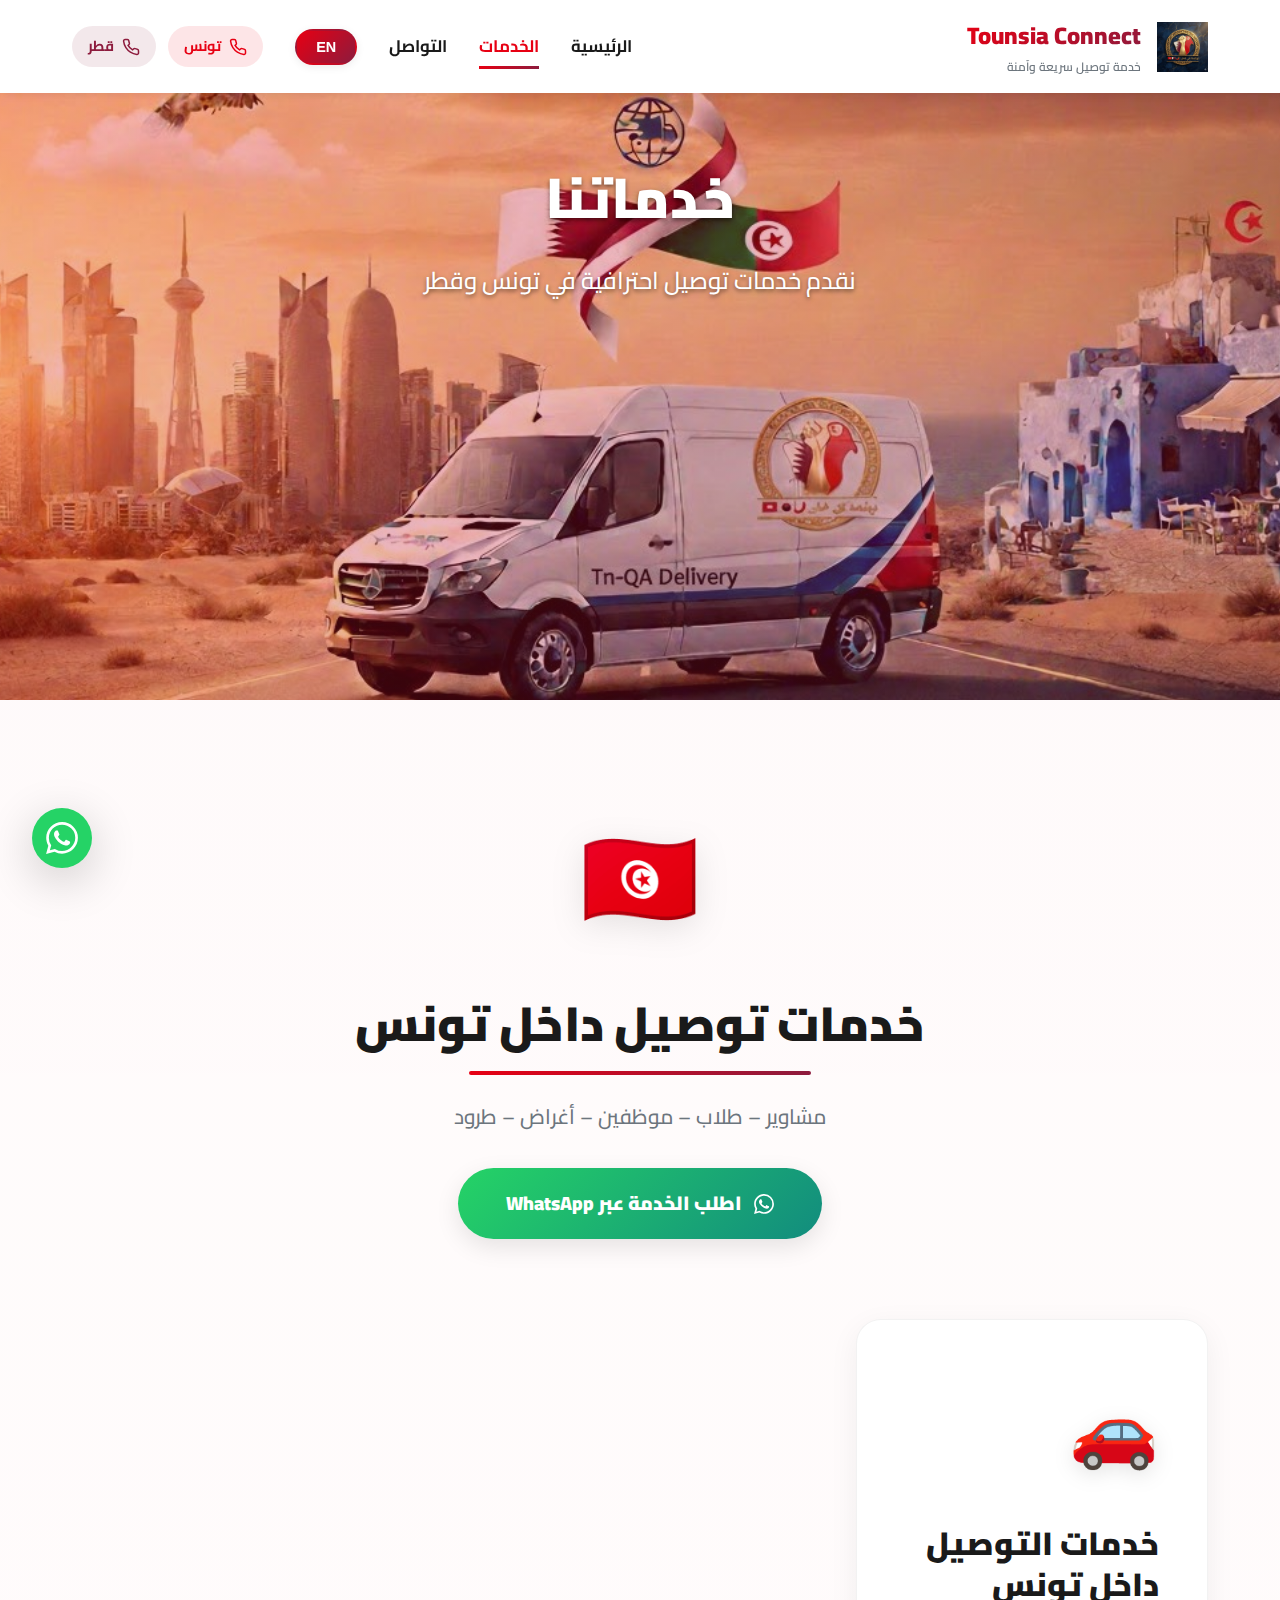
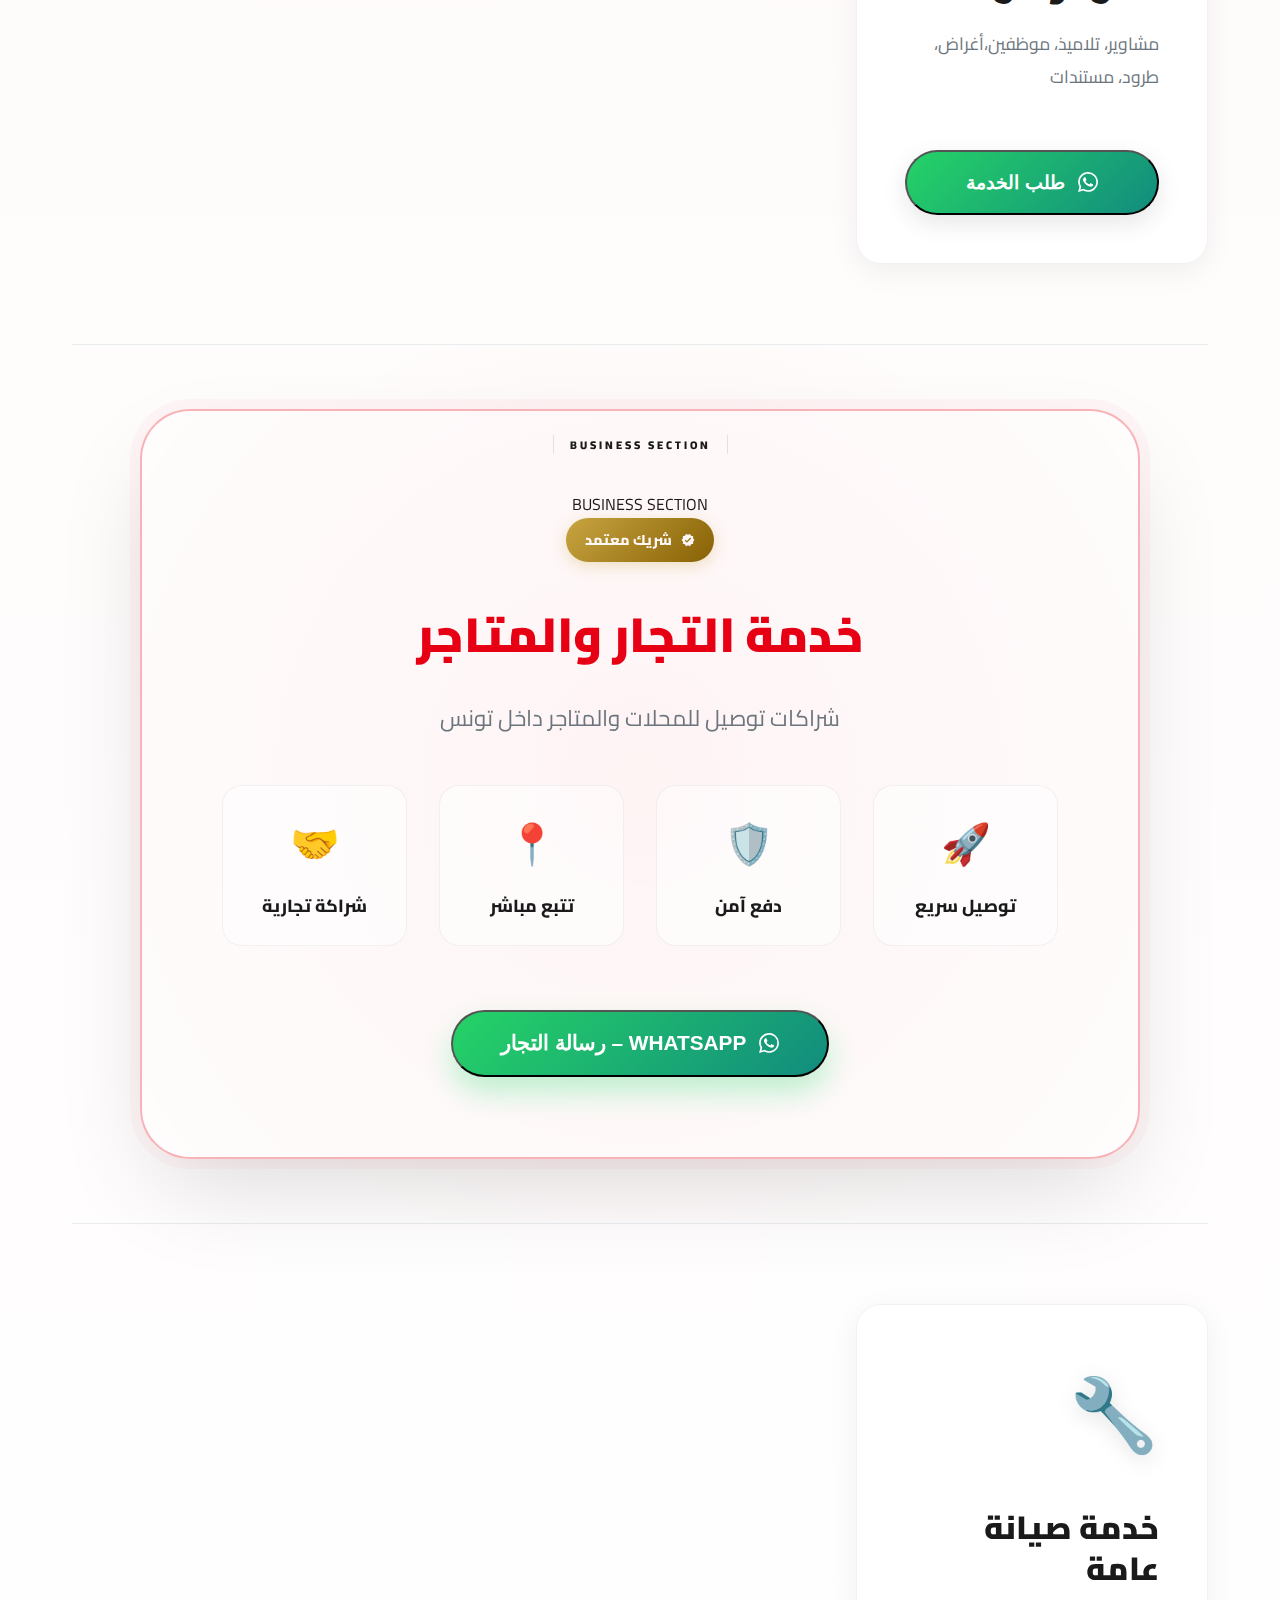
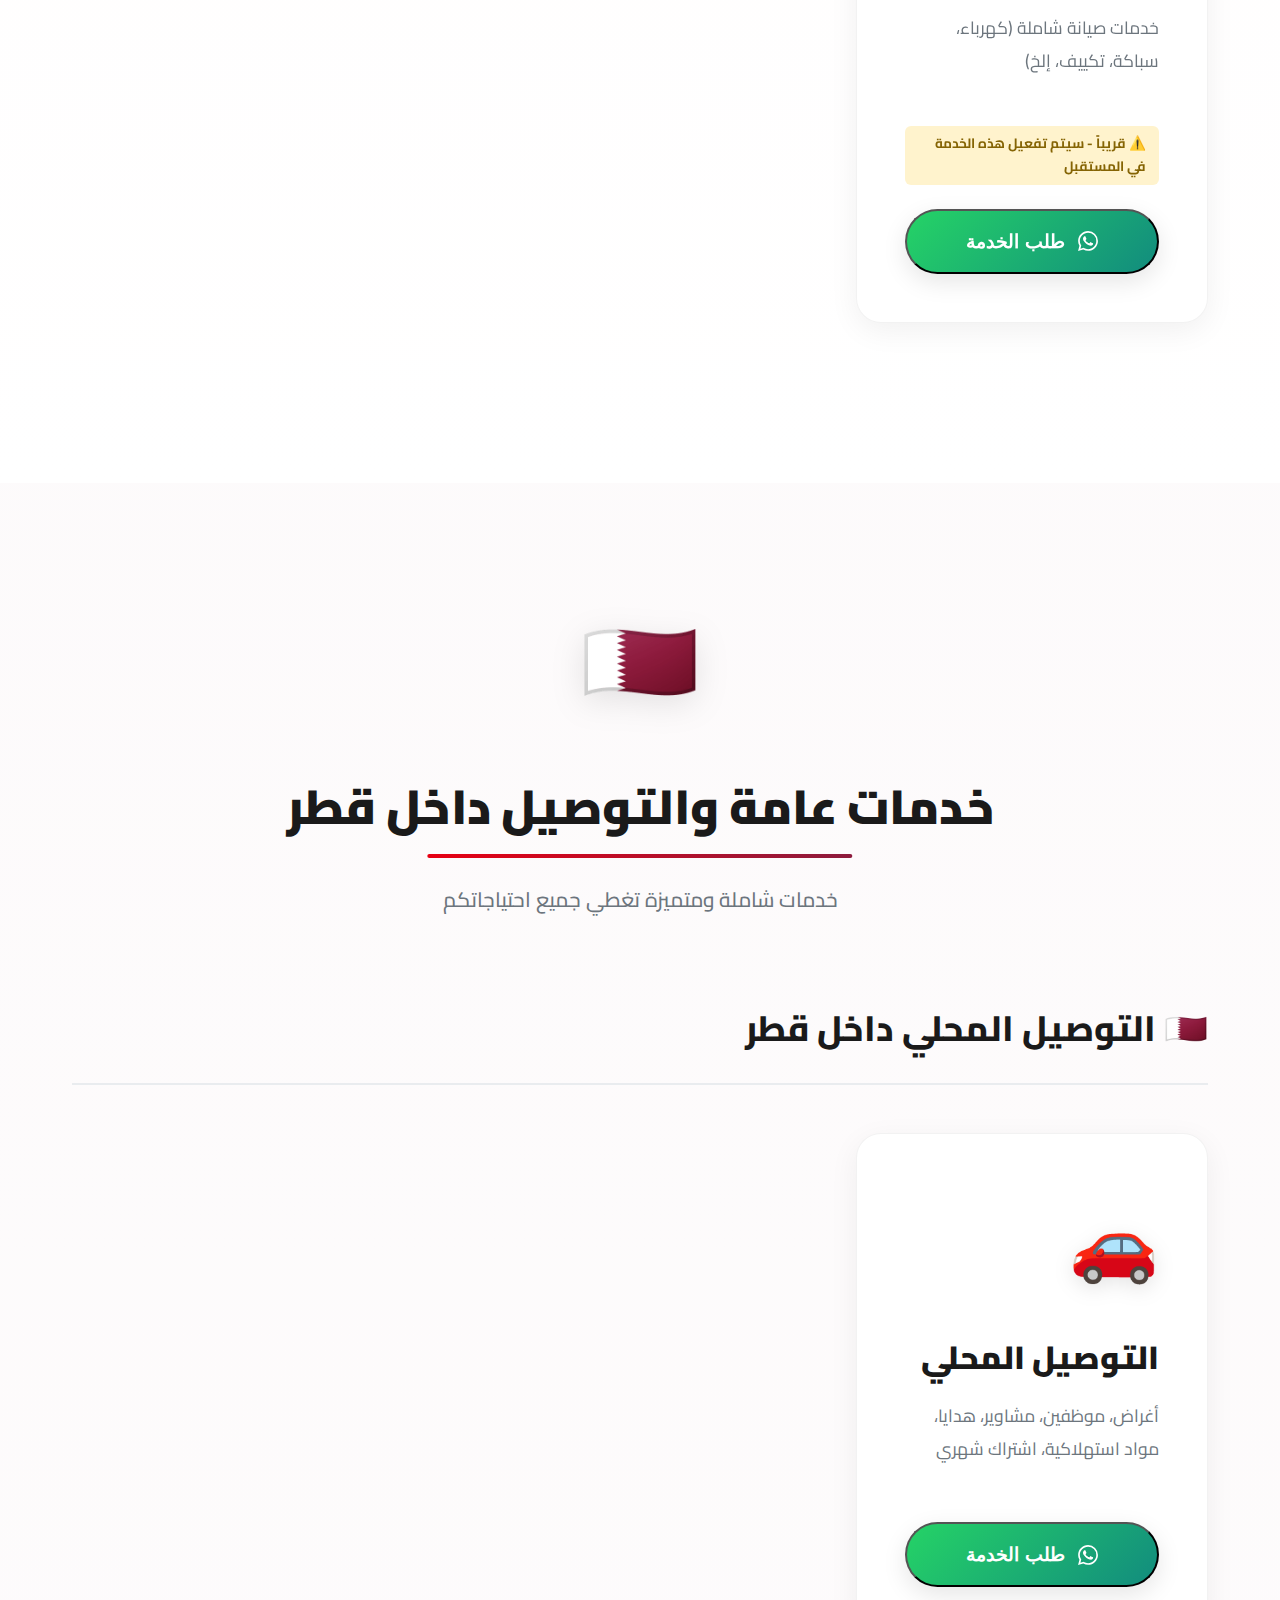
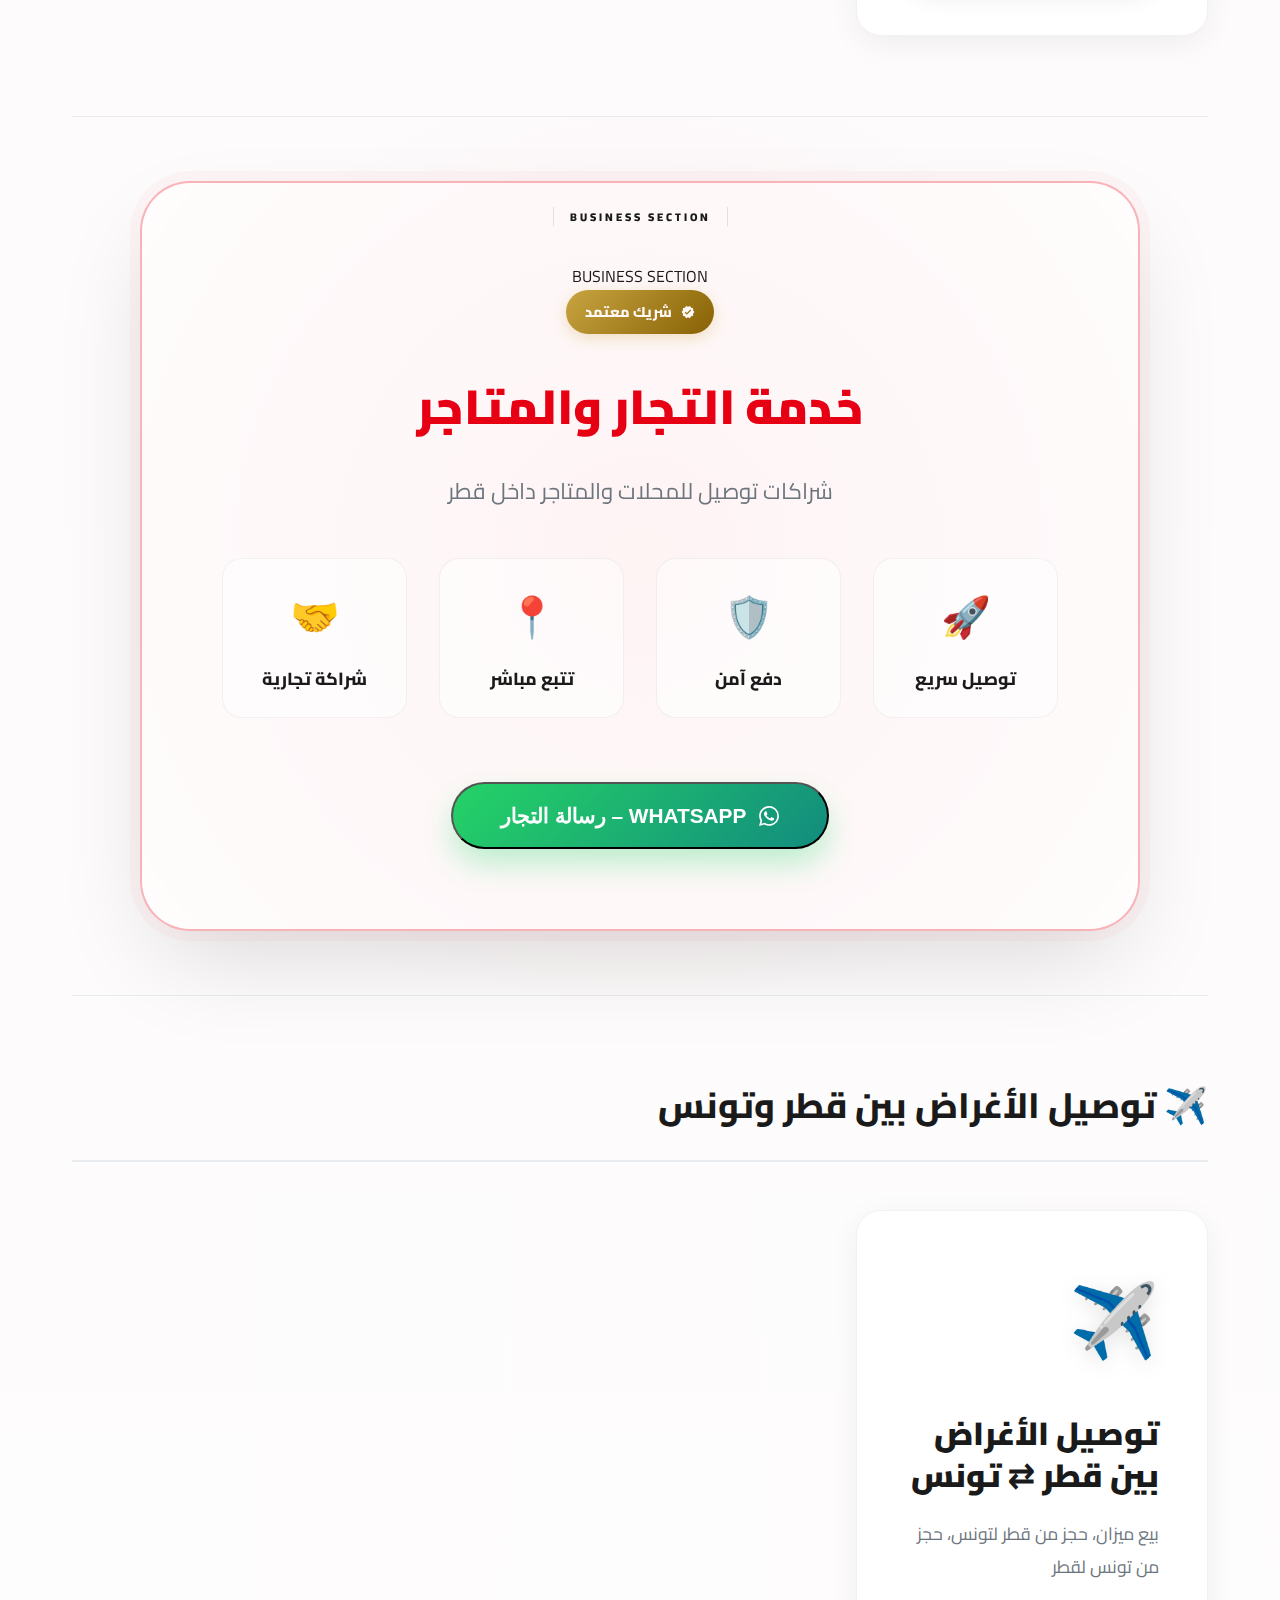
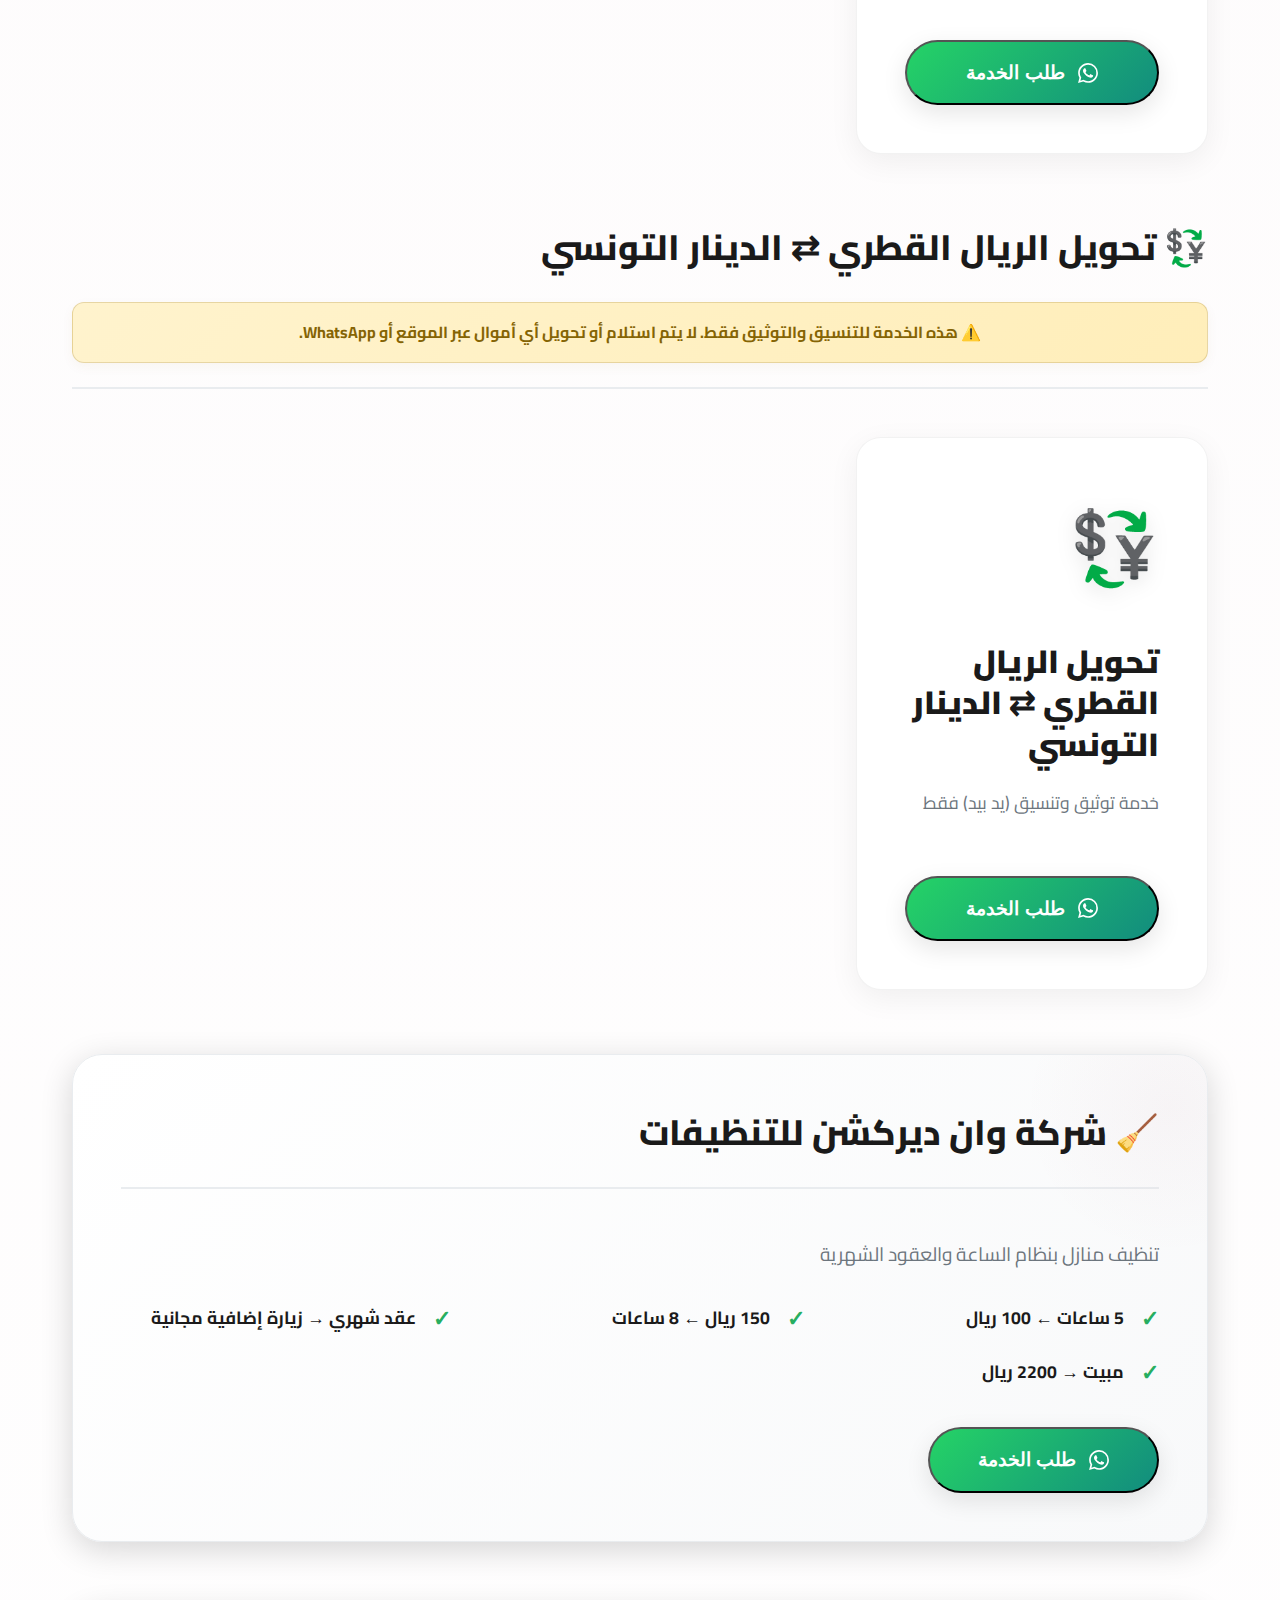
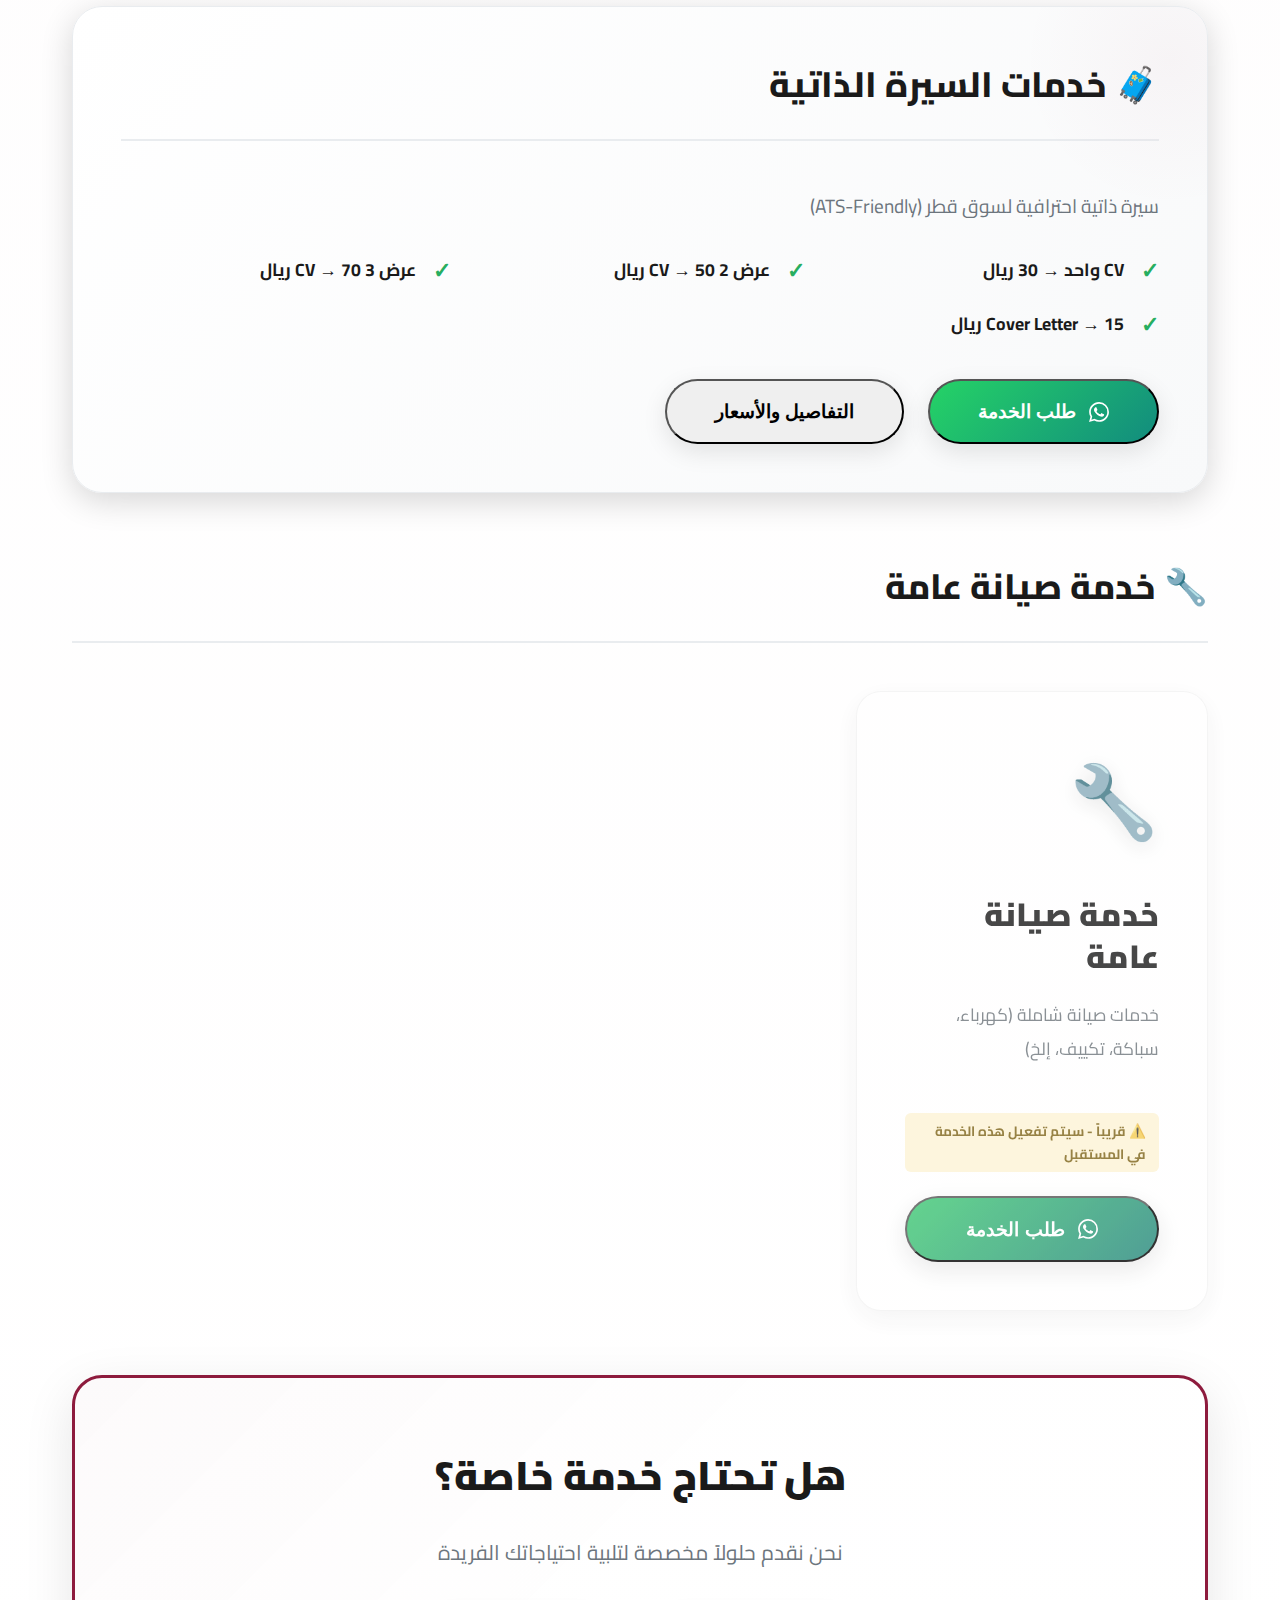
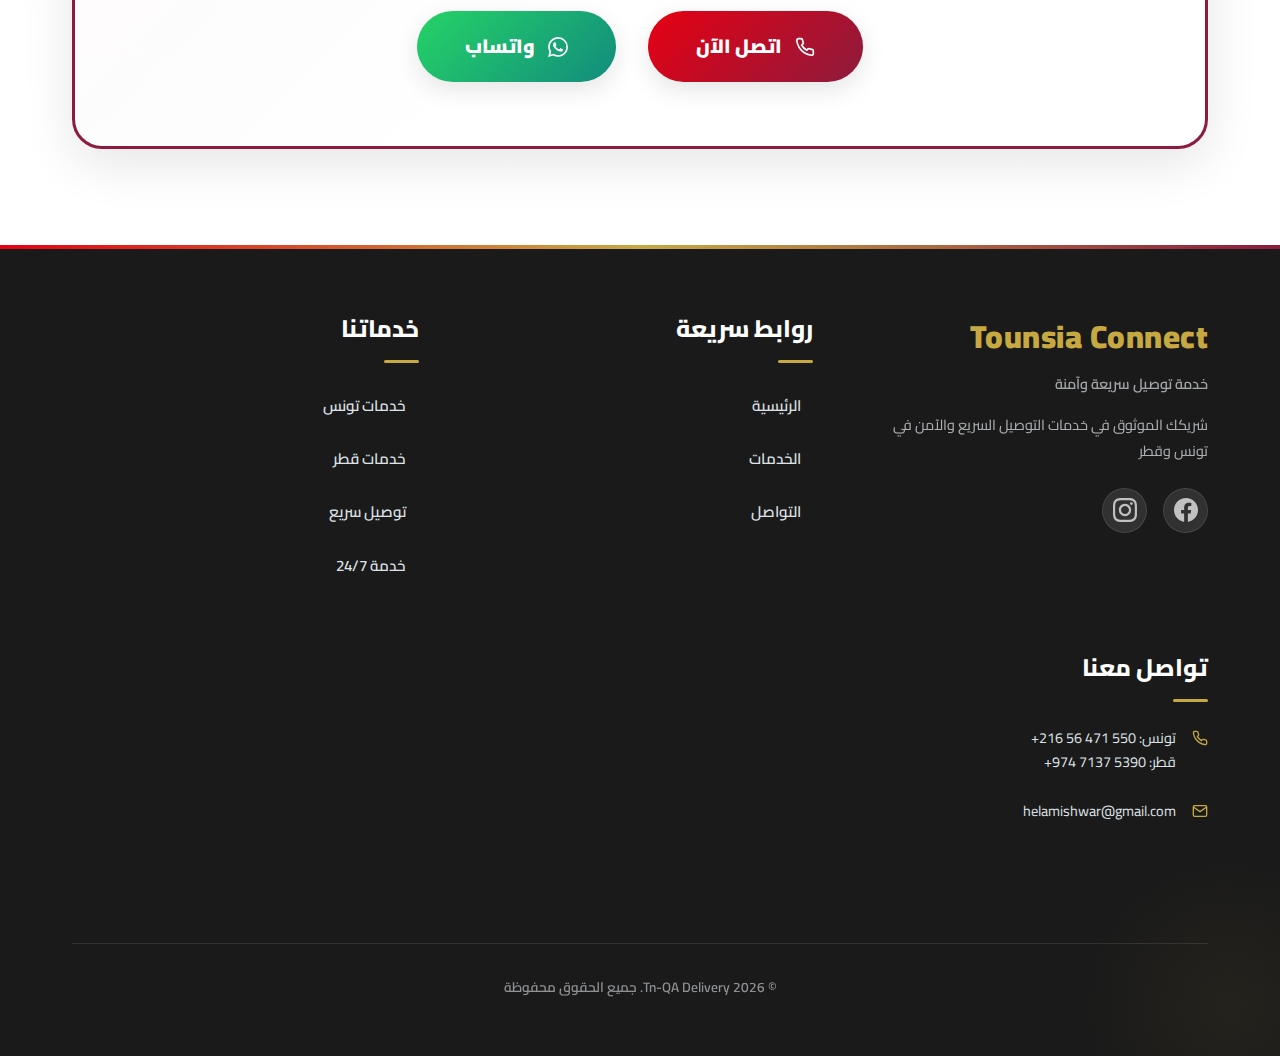
<file: services.html>
<!DOCTYPE html>
<html lang="ar" dir="rtl">

<head>
    <meta charset="UTF-8">
    <meta name="viewport" content="width=device-width, initial-scale=1.0">
    <meta name="description" content="servcies Tn-QA Delivery in Tunisia and Qatar - Fast and Safe Delivery">
    <meta name="keywords" content="Delivery Services, Tunisia, Qatar, Fast Delivery">
    <meta name="author" content="Tn-QA Delivery">
    <title>Tn-QA Delivery - الخدمات</title>
    <link rel="stylesheet" href="styles.css">
    <link rel="preconnect" href="https://fonts.googleapis.com">
    <link rel="preconnect" href="https://fonts.gstatic.com" crossorigin>
    <link href="https://fonts.googleapis.com/css2?family=Cairo:wght@300;400;600;700;800;900&display=swap"
        rel="stylesheet">
    <script src="translations.js"></script>
</head>

<body>
    <!-- Navigation -->
    <nav class="navbar">
        <div class="container nav-container">
            <a href="index.html" class="logo">
                <img src="logo.jpg" alt="Tn-QA Delivery Logo" class="logo-img">
                <div class="logo-text">
                    <span class="logo-main" data-i18n="company_name">Tn-QA Delivery</span>
                    <span class="logo-sub" data-i18n="company_tagline">خدمة توصيل سريعة وآمنة</span>
                </div>
            </a>

            <div class="nav-links" id="navLinks">
                <a href="index.html" class="nav-link" data-i18n="nav_home">الرئيسية</a>
                <a href="services.html" class="nav-link active" data-i18n="nav_services">الخدمات</a>
                <a href="contact.html" class="nav-link" data-i18n="nav_contact">التواصل</a>
                <button class="lang-toggle" id="langToggle" onclick="switchLanguage(currentLang === 'ar' ? 'en' : 'ar')"
                    aria-label="Switch language">
                    EN
                </button>
                <div class="contact-quick">
                    <a href="tel:+21656471550" class="quick-phone tunisia">
                        <svg width="18" height="18" viewBox="0 0 24 24" fill="none" stroke="currentColor"
                            stroke-width="2">
                            <path
                                d="M22 16.92v3a2 2 0 0 1-2.18 2 19.79 19.79 0 0 1-8.63-3.07 19.5 19.5 0 0 1-6-6 19.79 19.79 0 0 1-3.07-8.67A2 2 0 0 1 4.11 2h3a2 2 0 0 1 2 1.72 12.84 12.84 0 0 0 .7 2.81 2 2 0 0 1-.45 2.11L8.09 9.91a16 16 0 0 0 6 6l1.27-1.27a2 2 0 0 1 2.11-.45 12.84 12.84 0 0 0 2.81.7A2 2 0 0 1 22 16.92z">
                            </path>
                        </svg>
                        <span data-i18n="tunisia">تونس</span>
                    </a>
                    <a href="tel:+97471375390" class="quick-phone qatar">
                        <svg width="18" height="18" viewBox="0 0 24 24" fill="none" stroke="currentColor"
                            stroke-width="2">
                            <path
                                d="M22 16.92v3a2 2 0 0 1-2.18 2 19.79 19.79 0 0 1-8.63-3.07 19.5 19.5 0 0 1-6-6 19.79 19.79 0 0 1-3.07-8.67A2 2 0 0 1 4.11 2h3a2 2 0 0 1 2 1.72 12.84 12.84 0 0 0 .7 2.81 2 2 0 0 1-.45 2.11L8.09 9.91a16 16 0 0 0 6 6l1.27-1.27a2 2 0 0 1 2.11-.45 12.84 12.84 0 0 0 2.81.7A2 2 0 0 1 22 16.92z">
                            </path>
                        </svg>
                        <span data-i18n="qatar">قطر</span>
                    </a>
                </div>
            </div>

            <button class="mobile-menu-toggle" id="mobileMenuToggle" onclick="toggleMobileMenu()">
                <span></span>
                <span></span>
                <span></span>
            </button>
        </div>
    </nav>

    <!-- Page Header -->
    <section class="page-header">
        <div class="container animate-on-scroll">
            <h1 data-i18n="services_page_title">خدماتنا</h1>
            <p data-i18n="services_page_desc">نقدم خدمات توصيل احترافية في تونس وقطر</p>
        </div>
    </section>

    <!-- Tunisia Services -->
    <section id="tunisia" class="services-section tunisia-section">
        <div class="container">
            <div class="section-header animate-on-scroll">
                <div class="country-flag">🇹🇳</div>
                <h2 data-i18n="services_tunisia_title">خدمات توصيل داخل تونس</h2>
                <p data-i18n="services_tunisia_subtitle">مشاوير – طلاب – موظفين – أغراض – طرود</p>
                <div class="cta-buttons" style="justify-content: center; margin-top: 2rem;">
                    <a href="https://wa.me/21656471550" class="btn btn-whatsapp pulse-btn" target="_blank">
                        <svg width="20" height="20" viewBox="0 0 24 24" fill="currentColor">
                            <path
                                d="M17.472 14.382c-.297-.149-1.758-.867-2.03-.967-.273-.099-.471-.148-.67.15-.197.297-.767.966-.94 1.164-.173.199-.347.223-.644.075-.297-.15-1.255-.463-2.39-1.475-.883-.788-1.48-1.761-1.653-2.059-.173-.297-.018-.458.13-.606.134-.133.298-.347.446-.52.149-.174.198-.298.298-.497.099-.198.05-.371-.025-.52-.075-.149-.669-1.612-.916-2.207-.242-.579-.487-.5-.669-.51-.173-.008-.371-.01-.57-.01-.198 0-.52.074-.792.372-.272.297-1.04 1.016-1.04 2.479 0 1.462 1.065 2.875 1.213 3.074.149.198 2.096 3.2 5.077 4.487.709.306 1.262.489 1.694.625.712.227 1.36.195 1.871.118.571-.085 1.758-.719 2.006-1.413.248-.694.248-1.289.173-1.413-.074-.124-.272-.198-.57-.347m-5.421 7.403h-.004a9.87 9.87 0 01-5.031-1.378l-.361-.214-3.741.982.998-3.648-.235-.374a9.86 9.86 0 01-1.51-5.26c.001-5.45 4.436-9.884 9.888-9.884 2.64 0 5.122 1.03 6.988 2.898a9.825 9.825 0 012.893 6.994c-.003 5.45-4.437 9.884-9.885 9.884m8.413-18.297A11.815 11.815 0 0012.05 0C5.495 0 .16 5.335.157 11.892c0 2.096.547 4.142 1.588 5.945L.057 24l6.305-1.654a11.882 11.882 0 005.683 1.448h.005c6.554 0 11.89-5.335 11.893-11.893a11.821 11.821 0 00-3.48-8.413z" />
                        </svg>
                        <span data-i18n="btn_order_whatsapp">اطلب الخدمة عبر WhatsApp</span>
                    </a>
                </div>
            </div>

            <!-- Dynamic Services Container -->
            <div class="services-grid">
                <!-- Content injected by script.js -->
            </div>

            <!-- Independent Merchant Section -->
            <div class="merchant-container">
                <!-- Content injected by script.js -->
            </div>
        </div>
    </section>

    <!-- Qatar Services -->
    <section id="qatar" class="services-section qatar-section">
        <div class="container">
            <div class="section-header animate-on-scroll">
                <div class="country-flag">🇶🇦</div>
                <h2 data-i18n="services_qatar_title">خدمات عامة والتوصيل داخل قطر</h2>
                <p data-i18n="services_qatar_subtitle">خدمات شاملة ومتميزة تغطي جميع احتياجاتكم</p>
            </div>

            <div id="qatar-content">
                <!-- Content injected by script.js -->
            </div>

            <div class="cta-box qatar-cta animate-on-scroll">
                <h3 data-i18n="cta_custom_service">هل تحتاج خدمة خاصة؟</h3>
                <p data-i18n="cta_custom_desc">نحن نقدم حلولاً مخصصة لتلبية احتياجاتك الفريدة</p>
                <div class="cta-buttons">
                    <a href="tel:+97471375390" class="btn btn-primary pulse-btn">
                        <svg width="20" height="20" viewBox="0 0 24 24" fill="none" stroke="currentColor"
                            stroke-width="2">
                            <path
                                d="M22 16.92v3a2 2 0 0 1-2.18 2 19.79 19.79 0 0 1-8.63-3.07 19.5 19.5 0 0 1-6-6 19.79 19.79 0 0 1-3.07-8.67A2 2 0 0 1 4.11 2h3a2 2 0 0 1 2 1.72 12.84 12.84 0 0 0 .7 2.81 2 2 0 0 1-.45 2.11L8.09 9.91a16 16 0 0 0 6 6l1.27-1.27a2 2 0 0 1 2.11-.45 12.84 12.84 0 0 0 2.81.7A2 2 0 0 1 22 16.92z">
                            </path>
                        </svg>
                        <span data-i18n="btn_call_now">اتصل الآن</span>
                    </a>
                    <a href="https://wa.me/+97471375390" target="_blank" class="btn btn-whatsapp">
                        <svg width="20" height="20" viewBox="0 0 24 24" fill="currentColor">
                            <path
                                d="M17.472 14.382c-.297-.149-1.758-.867-2.03-.967-.273-.099-.471-.148-.67.15-.197.297-.767.966-.94 1.164-.173.199-.347.223-.644.075-.297-.15-1.255-.463-2.39-1.475-.883-.788-1.48-1.761-1.653-2.059-.173-.297-.018-.458.13-.606.134-.133.298-.347.446-.52.149-.174.198-.298.298-.497.099-.198.05-.371-.025-.52-.075-.149-.669-1.612-.916-2.207-.242-.579-.487-.5-.669-.51-.173-.008-.371-.01-.57-.01-.198 0-.52.074-.792.372-.272.297-1.04 1.016-1.04 2.479 0 1.462 1.065 2.875 1.213 3.074.149.198 2.096 3.2 5.077 4.487.709.306 1.262.489 1.694.625.712.227 1.36.195 1.871.118.571-.085 1.758-.719 2.006-1.413.248-.694.248-1.289.173-1.413-.074-.124-.272-.198-.57-.347m-5.421 7.403h-.004a9.87 9.87 0 01-5.031-1.378l-.361-.214-3.741.982.998-3.648-.235-.374a9.86 9.86 0 01-1.51-5.26c.001-5.45 4.436-9.884 9.888-9.884 2.64 0 5.122 1.03 6.988 2.898a9.825 9.825 0 012.893 6.994c-.003 5.45-4.437 9.884-9.885 9.884m8.413-18.297A11.815 11.815 0 0012.05 0C5.495 0 .16 5.335.157 11.892c0 2.096.547 4.142 1.588 5.945L.057 24l6.305-1.654a11.882 11.882 0 005.683 1.448h.005c6.554 0 11.89-5.335 11.893-11.893a11.821 11.821 0 00-3.48-8.413z" />
                        </svg>
                        <span data-i18n="btn_whatsapp">واتساب</span>
                    </a>
                </div>
            </div>
        </div>
    </section>

    <!-- Footer -->
    <footer class="footer">
        <div class="container">
            <div class="footer-content">
                <div class="footer-section">
                    <div class="footer-logo">
                        <h3 data-i18n="company_name">Tn-QA Delivery</h3>
                        <p data-i18n="company_tagline">خدمة توصيل سريعة وآمنة</p>
                    </div>
                    <p class="footer-text" data-i18n="footer_tagline">
                        شريكك الموثوق في خدمات التوصيل السريع والآمن في تونس وقطر
                    </p>
                    <div class="social-links">
                        <a href="https://www.facebook.com/share/1BGiPzZNRK/" target="_blank"
                            class="social-icon facebook" aria-label="Facebook">
                            <svg width="24" height="24" viewBox="0 0 24 24" fill="currentColor">
                                <path
                                    d="M24 12.073c0-6.627-5.373-12-12-12s-12 5.373-12 12c0 5.99 4.388 10.954 10.125 11.854v-8.385H7.078v-3.47h3.047V9.43c0-3.007 1.792-4.669 4.533-4.669 1.312 0 2.686.235 2.686.235v2.953H15.83c-1.491 0-1.956.925-1.956 1.874v2.25h3.328l-.532 3.47h-2.796v8.385C19.612 23.027 24 18.062 24 12.073z" />
                            </svg>
                        </a>
                        <a href="https://www.instagram.com/qatar.tn?igsh=eXBudTR3OW1kaWky" target="_blank"
                            class="social-icon instagram" aria-label="Instagram">
                            <svg width="24" height="24" viewBox="0 0 24 24" fill="currentColor">
                                <path
                                    d="M12 2.163c3.204 0 3.584.012 4.85.07 3.252.148 4.771 1.691 4.919 4.919.058 1.265.069 1.645.069 4.849 0 3.205-.012 3.584-.069 4.849-.149 3.225-1.664 4.771-4.919 4.919-1.266.058-1.644.07-4.85.07-3.204 0-3.584-.012-4.849-.07-3.26-.149-4.771-1.699-4.919-4.92-.058-1.265-.07-1.644-.07-4.849 0-3.204.013-3.583.07-4.849.149-3.227 1.664-4.771 4.919-4.919 1.266-.057 1.645-.069 4.849-.069zm0-2.163c-3.259 0-3.667.014-4.947.072-4.358.2-6.78 2.618-6.98 6.98-.059 1.281-.073 1.689-.073 4.948 0 3.259.014 3.668.072 4.948.2 4.358 2.618 6.78 6.98 6.98 1.281.058 1.689.072 4.948.072 3.259 0 3.668-.014 4.948-.072 4.354-.2 6.782-2.618 6.979-6.98.059-1.28.073-1.689.073-4.948 0-3.259-.014-3.667-.072-4.947-.196-4.354-2.617-6.78-6.979-6.98-1.281-.059-1.69-.073-4.949-.073zm0 5.838c-3.403 0-6.162 2.759-6.162 6.162s2.759 6.163 6.162 6.163 6.162-2.759 6.162-6.163c0-3.403-2.759-6.162-6.162-6.162zm0 10.162c-2.209 0-4-1.79-4-4 0-2.209 1.791-4 4-4s4 1.791 4 4c0 2.21-1.791 4-4 4zm6.406-11.845c-.796 0-1.441.645-1.441 1.44s.645 1.44 1.441 1.44c.795 0 1.439-.645 1.439-1.44s-.644-1.44-1.439-1.44z" />
                            </svg>
                        </a>
                    </div>
                </div>

                <div class="footer-section">
                    <h4 class="footer-title" data-i18n="footer_quick_links">روابط سريعة</h4>
                    <ul class="footer-links">
                        <li><a href="index.html" data-i18n="nav_home">الرئيسية</a></li>
                        <li><a href="services.html" data-i18n="nav_services">الخدمات</a></li>
                        <li><a href="contact.html" data-i18n="nav_contact">التواصل</a></li>
                    </ul>
                </div>

                <div class="footer-section">
                    <h4 class="footer-title" data-i18n="footer_our_services">خدماتنا</h4>
                    <ul class="footer-links">
                        <li><a href="services.html#tunisia" data-i18n="footer_tunisia_services">خدمات تونس</a></li>
                        <li><a href="services.html#qatar" data-i18n="footer_qatar_services">خدمات قطر</a></li>
                        <li><a href="services.html" data-i18n="footer_fast_delivery">توصيل سريع</a></li>
                        <li><a href="services.html" data-i18n="footer_24_7">خدمة 24/7</a></li>
                    </ul>
                </div>

                <div class="footer-section">
                    <h4 class="footer-title" data-i18n="footer_contact">تواصل معنا</h4>
                    <ul class="footer-contact">
                        <li>
                            <svg width="16" height="16" viewBox="0 0 24 24" fill="none" stroke="currentColor"
                                stroke-width="2">
                                <path
                                    d="M22 16.92v3a2 2 0 0 1-2.18 2 19.79 19.79 0 0 1-8.63-3.07 19.5 19.5 0 0 1-6-6 19.79 19.79 0 0 1-3.07-8.67A2 2 0 0 1 4.11 2h3a2 2 0 0 1 2 1.72 12.84 12.84 0 0 0 .7 2.81 2 2 0 0 1-.45 2.11L8.09 9.91a16 16 0 0 0 6 6l1.27-1.27a2 2 0 0 1 2.11-.45 12.84 12.84 0 0 0 2.81.7A2 2 0 0 1 22 16.92z">
                                </path>
                            </svg>
                            <div>
                                <span data-i18n="tunisia">تونس</span>: <span dir="ltr">+216 56 471 550</span><br>
                                <span data-i18n="qatar">قطر</span>: <span dir="ltr">+974 7137 5390</span>
                            </div>
                        </li>
                        <li>
                            <svg width="16" height="16" viewBox="0 0 24 24" fill="none" stroke="currentColor"
                                stroke-width="2">
                                <path d="M4 4h16c1.1 0 2 .9 2 2v12c0 1.1-.9 2-2 2H4c-1.1 0-2-.9-2-2V6c0-1.1.9-2 2-2z">
                                </path>
                                <polyline points="22,6 12,13 2,6"></polyline>
                            </svg>
                            <span><a href="mailto:helamishwar@gmail.com">helamishwar@gmail.com</a></span>
                        </li>
                    </ul>
                </div>
            </div>

            <div class="footer-bottom">
                <p data-i18n="footer_rights">© 2026 Tn-QA Delivery. جميع الحقوق محفوظة</p>
            </div>
        </div>
    </footer>

    <!-- Floating WhatsApp Button -->
    <a href="https://wa.me/21656471550" class="floating-whatsapp" target="_blank" aria-label="WhatsApp">
        <svg width="32" height="32" viewBox="0 0 24 24" fill="currentColor">
            <path
                d="M17.472 14.382c-.297-.149-1.758-.867-2.03-.967-.273-.099-.471-.148-.67.15-.197.297-.767.966-.94 1.164-.173.199-.347.223-.644.075-.297-.15-1.255-.463-2.39-1.475-.883-.788-1.48-1.761-1.653-2.059-.173-.297-.018-.458.13-.606.134-.133.298-.347.446-.52.149-.174.198-.298.298-.497.099-.198.05-.371-.025-.52-.075-.149-.669-1.612-.916-2.207-.242-.579-.487-.5-.669-.51-.173-.008-.371-.01-.57-.01-.198 0-.52.074-.792.372-.272.297-1.04 1.016-1.04 2.479 0 1.462 1.065 2.875 1.213 3.074.149.198 2.096 3.2 5.077 4.487.709.306 1.262.489 1.694.625.712.227 1.36.195 1.871.118.571-.085 1.758-.719 2.006-1.413.248-.694.248-1.289.173-1.413-.074-.124-.272-.198-.57-.347m-5.421 7.403h-.004a9.87 9.87 0 01-5.031-1.378l-.361-.214-3.741.982.998-3.648-.235-.374a9.86 9.86 0 01-1.51-5.26c.001-5.45 4.436-9.884 9.888-9.884 2.64 0 5.122 1.03 6.988 2.898a9.825 9.825 0 012.893 6.994c-.003 5.45-4.437 9.884-9.885 9.884m8.413-18.297A11.815 11.815 0 0012.05 0C5.495 0 .16 5.335.157 11.892c0 2.096.547 4.142 1.588 5.945L.057 24l6.305-1.654a11.882 11.882 0 005.683 1.448h.005c6.554 0 11.89-5.335 11.893-11.893a11.821 11.821 0 00-3.48-8.413z" />
        </svg>
    </a>

    <script src="script.js"></script>
</body>

</html>
</file>
<file: styles.css>
/* =========================
   Modern Professional CSS for Tn-QA Delivery
   ========================= */

* {
    margin: 0;
    padding: 0;
    box-sizing: border-box;
}

@import 'animations.css';

:root {
    /* Tunisia Colors */
    --tunisia-red: #E70013;
    --tunisia-dark: #8B0000;

    /* Qatar Colors */
    --qatar-maroon: #8D1B3D;
    --qatar-dark: #550020;

    /* Brand Colors */
    --gold: #C7A942;
    --gold-dark: #856404;

    /* Base Colors */
    --white: #FFFFFF;
    --black: #000000;
    --dark: #1a1a1a;
    --gray-100: #F8F9FA;
    --gray-200: #E9ECEF;
    --gray-300: #DEE2E6;
    --gray-600: #6C757D;
    --gray-800: #343A40;

    /* Shadows */
    --shadow-sm: 0 2px 8px rgba(0, 0, 0, 0.08);
    --shadow-md: 0 4px 16px rgba(0, 0, 0, 0.12);
    --shadow-lg: 0 8px 32px rgba(0, 0, 0, 0.16);
    --shadow-xl: 0 12px 48px rgba(0, 0, 0, 0.2);

    /* Transitions */
    --transition: all 0.3s cubic-bezier(0.4, 0, 0.2, 1);
    --transition-slow: all 0.6s cubic-bezier(0.4, 0, 0.2, 1);
}

html {
    scroll-behavior: smooth;
    font-size: 16px;
}

body {
    font-family: 'Cairo', sans-serif;
    line-height: 1.7;
    color: var(--dark);
    background: var(--white);
    overflow-x: hidden;
}

.container {
    width: 100%;
    max-width: 1200px;
    margin: 0 auto;
    padding: 0 2rem;
}

/* =========================
   Global Link Styling
   ========================= */
a {
    text-decoration: none;
    color: inherit;
    transition: var(--transition);
}

a:hover {
    text-decoration: none;
}

/* =========================
   Footer
   ========================= */
.footer {
    background: linear-gradient(135deg, #1a1a2e 0%, #16213e 50%, #0f3460 100%);
    color: rgba(255, 255, 255, 0.85);
    padding: 4rem 0 0;
    position: relative;
    overflow: hidden;
}

.footer::before {
    content: '';
    position: absolute;
    top: 0;
    left: 0;
    right: 0;
    height: 4px;
    background: linear-gradient(90deg, var(--tunisia-red), var(--gold), var(--qatar-maroon));
}

.footer::after {
    content: '';
    position: absolute;
    bottom: -100px;
    right: -100px;
    width: 300px;
    height: 300px;
    border-radius: 50%;
    background: radial-gradient(circle, rgba(199, 169, 66, 0.06) 0%, transparent 70%);
    pointer-events: none;
}

.footer-content {
    display: grid;
    grid-template-columns: 1.5fr 1fr 1fr 1.2fr;
    gap: 3rem;
    padding-bottom: 3rem;
}

.footer-logo h3 {
    font-size: 1.5rem;
    font-weight: 700;
    color: var(--gold);
    margin-bottom: 0.3rem;
    letter-spacing: 0.5px;
}

.footer-logo p {
    font-size: 0.9rem;
    opacity: 0.7;
    margin-bottom: 1rem;
}

.footer-text {
    font-size: 0.9rem;
    line-height: 1.8;
    opacity: 0.75;
    margin-bottom: 1.5rem;
}

.social-links {
    display: flex;
    gap: 0.75rem;
}

.social-icon {
    width: 42px;
    height: 42px;
    border-radius: 12px;
    display: flex;
    align-items: center;
    justify-content: center;
    background: rgba(255, 255, 255, 0.08);
    border: 1px solid rgba(255, 255, 255, 0.1);
    transition: var(--transition);
    color: rgba(255, 255, 255, 0.7);
}

.social-icon:hover {
    transform: translateY(-3px);
    box-shadow: 0 8px 20px rgba(0, 0, 0, 0.3);
}

.social-icon.facebook:hover {
    background: #1877f2;
    border-color: #1877f2;
    color: white;
}

.social-icon.tiktok:hover {
    background: #000;
    border-color: #25f4ee;
    color: white;
}

.footer-title {
    font-size: 1.1rem;
    font-weight: 700;
    color: var(--white);
    margin-bottom: 1.2rem;
    position: relative;
    padding-bottom: 0.8rem;
}

.footer-title::after {
    content: '';
    position: absolute;
    bottom: 0;
    right: 0;
    width: 35px;
    height: 3px;
    background: var(--gold);
    border-radius: 2px;
}

[dir="ltr"] .footer-title::after {
    right: auto;
    left: 0;
}

.footer-links {
    list-style: none;
    padding: 0;
    margin: 0;
}

.footer-links li {
    margin-bottom: 0.7rem;
}

.footer-links a {
    color: rgba(255, 255, 255, 0.7);
    font-size: 0.95rem;
    text-decoration: none;
    transition: var(--transition);
    display: inline-flex;
    align-items: center;
    gap: 0.4rem;
    padding: 0.15rem 0;
}

.footer-links a::before {
    content: '›';
    font-size: 1.2rem;
    opacity: 0;
    transform: translateX(5px);
    transition: var(--transition);
    color: var(--gold);
}

[dir="ltr"] .footer-links a::before {
    content: '‹';
    transform: translateX(-5px);
}

.footer-links a:hover {
    color: var(--gold);
    transform: translateX(-5px);
    text-decoration: none;
}

[dir="ltr"] .footer-links a:hover {
    transform: translateX(5px);
}

.footer-links a:hover::before {
    opacity: 1;
    transform: translateX(0);
}

.footer-contact {
    list-style: none;
    padding: 0;
    margin: 0;
}

.footer-contact li {
    display: flex;
    align-items: flex-start;
    gap: 0.8rem;
    margin-bottom: 1rem;
    color: rgba(255, 255, 255, 0.75);
    font-size: 0.9rem;
}

.footer-contact li svg {
    flex-shrink: 0;
    margin-top: 4px;
    color: var(--gold);
    stroke: var(--gold);
}

.footer-bottom {
    border-top: 1px solid rgba(255, 255, 255, 0.1);
    padding: 1.5rem 0;
    text-align: center;
}

.footer-bottom p {
    font-size: 0.85rem;
    opacity: 0.6;
}

@media (max-width: 968px) {
    .footer-content {
        grid-template-columns: 1fr 1fr;
        gap: 2rem;
    }
}

@media (max-width: 576px) {
    .footer-content {
        grid-template-columns: 1fr;
        gap: 2rem;
    }

    .footer-title::after {
        right: auto;
        left: 50%;
        transform: translateX(-50%);
    }
}

/* =========================
   Navigation
   ========================= */
.navbar {
    position: fixed;
    top: 0;
    left: 0;
    right: 0;
    background: var(--white);
    box-shadow: var(--shadow-sm);
    z-index: 1000;
    transition: var(--transition);
}

.navbar.scrolled {
    box-shadow: var(--shadow-md);
}

.nav-container {
    display: flex;
    justify-content: space-between;
    align-items: center;
    padding: 1rem 2rem;
    gap: 2rem;
}

.logo {
    display: flex;
    align-items: center;
    gap: 1rem;
    text-decoration: none;
    transition: var(--transition);
}

.logo:hover {
    transform: scale(1.05);
}

.logo-img {
    height: 50px;
    width: auto;
    object-fit: contain;
    transition: var(--transition);
}

.logo-img:hover {
    filter: drop-shadow(0 4px 8px rgba(0, 0, 0, 0.2));
}

/* Fallback for old flag circle design */
.logo-circle {
    width: 50px;
    height: 50px;
    background: linear-gradient(135deg, var(--tunisia-red), var(--qatar-maroon));
    border-radius: 50%;
    display: flex;
    align-items: center;
    justify-content: center;
    position: relative;
    box-shadow: var(--shadow-md);
}

.flag-tn,
.flag-qa {
    font-size: 1.5rem;
    position: absolute;
}

.flag-tn {
    right: 5px;
}

.flag-qa {
    left: 5px;
}

.logo-text {
    display: flex;
    flex-direction: column;
}

.logo-main {
    font-size: 1.5rem;
    font-weight: 900;
    background: linear-gradient(135deg, var(--tunisia-red), var(--qatar-maroon));
    -webkit-background-clip: text;
    -webkit-text-fill-color: transparent;
    background-clip: text;
}

.logo-sub {
    font-size: 0.75rem;
    color: var(--gray-600);
    font-weight: 600;
}

/* Language Toggle Button */
.lang-toggle {
    padding: 0.5rem 1.2rem;
    background: linear-gradient(135deg, var(--tunisia-red), var(--qatar-maroon));
    color: var(--white);
    border: 2px solid transparent;
    border-radius: 50px;
    font-weight: 800;
    font-size: 0.9rem;
    cursor: pointer;
    transition: var(--transition);
    box-shadow: var(--shadow-sm);
}

.lang-toggle:hover {
    transform: translateY(-2px);
    box-shadow: var(--shadow-md);
    background: linear-gradient(135deg, var(--qatar-maroon), var(--tunisia-red));
}

.lang-toggle:active {
    transform: translateY(0);
    box-shadow: var(--shadow-sm);
}

.nav-links {
    display: flex;
    align-items: center;
    gap: 2rem;
}

.nav-link {
    font-weight: 700;
    color: var(--dark);
    font-size: 1.05rem;
    position: relative;
    padding: 0.5rem 0;
    transition: var(--transition);
}

.nav-link::after {
    content: '';
    position: absolute;
    bottom: 0;
    right: 0;
    width: 0;
    height: 3px;
    background: linear-gradient(90deg, var(--tunisia-red), var(--qatar-maroon));
    transition: var(--transition);
}

.nav-link:hover,
.nav-link.active {
    color: var(--tunisia-red);
}

.nav-link:hover::after,
.nav-link.active::after {
    width: 100%;
}

.contact-quick {
    display: flex;
    gap: 0.75rem;
}

.quick-phone {
    display: flex;
    align-items: center;
    gap: 0.5rem;
    padding: 0.5rem 1rem;
    border-radius: 50px;
    font-weight: 700;
    font-size: 0.9rem;
    transition: var(--transition);
}

.quick-phone.tunisia {
    background: rgba(231, 0, 19, 0.1);
    color: var(--tunisia-red);
}

.quick-phone.tunisia:hover {
    background: var(--tunisia-red);
    color: var(--white);
    transform: translateY(-2px);
    box-shadow: var(--shadow-md);
}

.quick-phone.qatar {
    background: rgba(141, 27, 61, 0.1);
    color: var(--qatar-maroon);
}

.quick-phone.qatar:hover {
    background: var(--qatar-maroon);
    color: var(--white);
    transform: translateY(-2px);
    box-shadow: var(--shadow-md);
}

.mobile-menu-toggle {
    display: none;
    flex-direction: column;
    gap: 5px;
    background: transparent;
    padding: 0.5rem;
    cursor: pointer;
}

.mobile-menu-toggle span {
    width: 25px;
    height: 3px;
    background: var(--dark);
    border-radius: 2px;
    transition: var(--transition);
}

.mobile-menu-toggle.active span:nth-child(1) {
    transform: rotate(45deg) translate(7px, 7px);
}

.mobile-menu-toggle.active span:nth-child(2) {
    opacity: 0;
}

.mobile-menu-toggle.active span:nth-child(3) {
    transform: rotate(-45deg) translate(7px, -7px);
}

/* =========================
   Hero Slider
   ========================= */
.hero-slider {
    margin-top: 70px;
    height: 100vh;
    min-height: 700px;
    position: relative;
    overflow: hidden;
}

.slider-container {
    height: 100%;
    position: relative;
}

.slide {
    position: absolute;
    top: 0;
    left: 0;
    width: 100%;
    height: 100%;
    opacity: 0;
    transition: opacity 1.2s cubic-bezier(0.4, 0, 0.2, 1);
    display: flex;
    align-items: center;
    justify-content: center;
}

.slide.active {
    opacity: 1;
    z-index: 1;
}

.slide-bg {
    position: absolute;
    top: 0;
    left: 0;
    width: 100%;
    height: 100%;
    z-index: -1;
    background-size: cover;
    background-position: center;
}

.slide-tunisia .slide-bg {
    background:
        linear-gradient(135deg, rgba(231, 0, 19, 0.15) 0%, rgba(139, 0, 0, 0.1) 100%),
        linear-gradient(45deg, rgba(199, 169, 66, 0.05) 0%, transparent 50%),
        url('hero-bg.jpg');
    background-size: cover;
    background-position: center;
    animation: backgroundShift 20s ease-in-out infinite;
}

.slide-qatar .slide-bg {
    background:
        linear-gradient(135deg, rgba(141, 27, 61, 0.15) 0%, rgba(85, 0, 32, 0.1) 100%),
        linear-gradient(225deg, rgba(199, 169, 66, 0.05) 0%, transparent 60%),
        url('hero-bg.jpg');
    background-size: cover;
    background-position: center;
    animation: backgroundShift 25s ease-in-out infinite;
}

.slide-service .slide-bg {
    background:
        linear-gradient(135deg, rgba(199, 169, 66, 0.15) 0%, rgba(133, 100, 4, 0.1) 100%),
        radial-gradient(circle at 50% 50%, rgba(231, 0, 19, 0.05) 0%, transparent 50%),
        url('hero-bg.jpg');
    background-size: cover;
    background-position: center;
}

.slide-why .slide-bg {
    background:
        linear-gradient(135deg, rgba(44, 95, 45, 0.15) 0%, rgba(21, 64, 22, 0.1) 100%),
        linear-gradient(45deg, rgba(199, 169, 66, 0.05) 0%, transparent 70%),
        url('hero-bg.jpg');
    background-size: cover;
    background-position: center;
}

@keyframes backgroundShift {

    0%,
    100% {
        transform: scale(1) translateY(0);
    }

    50% {
        transform: scale(1.05) translateY(-20px);
    }
}

/* =========================
   Page Header
   ========================= */
.page-header {
    margin-top: 70px;
    padding: 5rem 0;
    background:
        linear-gradient(135deg, rgba(231, 0, 19, 0.3), rgba(141, 27, 61, 0.3)),
        url('hero-bg.jpg');
    background-size: cover;
    background-position: center;
    background-attachment: fixed;
    text-align: center;
    color: var(--white);
    position: relative;
    text-shadow: 0 2px 4px rgba(0, 0, 0, 0.5);
    height: 70vh;
    /* Added shadow for readability */
}

.slide-content {
    max-width: 900px;
    padding: 3rem;
    text-align: center;
    color: var(--white);
    animation: fadeInUp 1s cubic-bezier(0.4, 0, 0.2, 1);
    background: rgba(0, 0, 0, 0.05);
    backdrop-filter: blur(3px);
    border-radius: 30px;
    border: 1px solid rgba(255, 255, 255, 0.15);
    box-shadow: 0 20px 60px rgba(0, 0, 0, 0.3);
}

.flag-icon {
    font-size: 6rem;
    margin-bottom: 2rem;
    animation: bounce 2.5s ease-in-out infinite;
    filter: drop-shadow(0 10px 25px rgba(0, 0, 0, 0.3));
}

.slide-title {
    font-size: 4rem;
    font-weight: 900;
    margin-bottom: 2rem;
    text-shadow: 0 6px 20px rgba(0, 0, 0, 0.4);
    line-height: 1.2;
    letter-spacing: -0.02em;
}

.slide-description {
    font-size: 1.5rem;
    line-height: 1.9;
    margin-bottom: 2.5rem;
    text-shadow: 0 3px 10px rgba(0, 0, 0, 0.3);
    font-weight: 500;
    opacity: 0.95;
}

.slide-features {
    list-style: none;
    margin-bottom: 2rem;
    font-size: 1.2rem;
}

.slide-features li {
    padding: 0.75rem 0;
    font-weight: 600;
    text-shadow: 0 2px 4px rgba(0, 0, 0, 0.2);
}

.slide-btn {
    display: inline-block;
    padding: 1.3rem 3.5rem;
    background: rgba(255, 255, 255, 0.98);
    color: var(--dark);
    font-weight: 900;
    font-size: 1.3rem;
    border-radius: 50px;
    transition: var(--transition);
    box-shadow: 0 10px 40px rgba(0, 0, 0, 0.3);
    border: 2px solid rgba(255, 255, 255, 0.3);
    position: relative;
    overflow: hidden;
}

.slide-btn::before {
    content: '';
    position: absolute;
    top: 0;
    left: -100%;
    width: 100%;
    height: 100%;
    background: linear-gradient(90deg, transparent, rgba(199, 169, 66, 0.3), transparent);
    transition: left 0.6s ease;
}

.slide-btn:hover::before {
    left: 100%;
}

.slide-btn:hover {
    transform: translateY(-8px) scale(1.05);
    box-shadow: 0 15px 50px rgba(0, 0, 0, 0.4);
    background: var(--gold);
    color: var(--white);
}

/* Slider Controls */
.slider-controls {
    position: absolute;
    bottom: 3rem;
    left: 50%;
    transform: translateX(-50%);
    display: flex;
    align-items: center;
    gap: 2rem;
    z-index: 10;
}

.slider-btn {
    width: 50px;
    height: 50px;
    background: rgba(255, 255, 255, 0.2);
    backdrop-filter: blur(10px);
    border: 2px solid rgba(255, 255, 255, 0.3);
    border-radius: 50%;
    color: var(--white);
    cursor: pointer;
    transition: var(--transition);
    display: flex;
    align-items: center;
    justify-content: center;
}

.slider-btn:hover {
    background: rgba(255, 255, 255, 0.4);
    transform: scale(1.1);
}

.slider-dots {
    display: flex;
    gap: 1rem;
}

.dot {
    width: 12px;
    height: 12px;
    background: rgba(255, 255, 255, 0.3);
    border-radius: 50%;
    cursor: pointer;
    transition: var(--transition);
}

.dot.active,
.dot:hover {
    background: var(--white);
    transform: scale(1.3);
}

.quick-order-btn {
    position: absolute;
    top: 50%;
    left: 3rem;
    transform: translateY(-50%);
    background: var(--gold);
    color: var(--white);
    padding: 1.5rem 3rem;
    font-size: 1.3rem;
    font-weight: 900;
    border-radius: 50px;
    box-shadow: var(--shadow-xl);
    z-index: 10;
    transition: var(--transition);
    writing-mode: vertical-rl;
    text-orientation: mixed;
}

.quick-order-btn:hover {
    background: var(--gold-dark);
    transform: translateY(-50%) scale(1.1);
}

/* =========================
   Quick Contact Section
   ========================= */
.quick-contact {
    padding: 5rem 0;
    background: linear-gradient(180deg, #f8f9fa 0%, #ffffff 100%);
    position: relative;
    overflow: hidden;
}

.quick-contact::before {
    content: '';
    position: absolute;
    top: -50%;
    right: -10%;
    width: 500px;
    height: 500px;
    background: radial-gradient(circle, rgba(231, 0, 19, 0.05) 0%, transparent 70%);
    border-radius: 50%;
}

.section-title {
    text-align: center;
    font-size: 3rem;
    font-weight: 900;
    margin-bottom: 4rem;
    background: linear-gradient(135deg, var(--tunisia-red), var(--qatar-maroon));
    -webkit-background-clip: text;
    -webkit-text-fill-color: transparent;
    background-clip: text;
    position: relative;
}

.section-title::after {
    content: '';
    position: absolute;
    bottom: -15px;
    left: 50%;
    transform: translateX(-50%);
    width: 80px;
    height: 4px;
    background: linear-gradient(90deg, var(--tunisia-red), var(--qatar-maroon));
    border-radius: 2px;
}

.contact-cards {
    display: grid;
    grid-template-columns: repeat(2, 1fr);
    gap: 3rem;
    max-width: 900px;
    margin: 0 auto;
}

.contact-card {
    background: rgba(255, 255, 255, 0.9);
    backdrop-filter: blur(20px);
    padding: 3rem;
    border-radius: 25px;
    box-shadow: 0 10px 40px rgba(0, 0, 0, 0.08);
    transition: all 0.4s cubic-bezier(0.4, 0, 0.2, 1);
    border: 1px solid rgba(255, 255, 255, 0.8);
    position: relative;
    overflow: hidden;
}

.contact-card::before {
    content: '';
    position: absolute;
    top: 0;
    left: 0;
    right: 0;
    height: 6px;
    background: linear-gradient(90deg, var(--tunisia-red), var(--qatar-maroon));
    transform: scaleX(0);
    transition: transform 0.4s ease;
}

.contact-card:hover::before {
    transform: scaleX(1);
}

.contact-card:hover {
    transform: translateY(-15px);
    box-shadow: 0 20px 60px rgba(0, 0, 0, 0.15);
}

.card-header {
    display: flex;
    align-items: center;
    gap: 1.2rem;
    margin-bottom: 2rem;
}

.card-flag {
    font-size: 3.5rem;
    filter: drop-shadow(0 4px 8px rgba(0, 0, 0, 0.1));
}

.contact-card h3 {
    font-size: 2rem;
    font-weight: 900;
}

.tunisia-card {
    border-top: 6px solid var(--tunisia-red);
}

.tunisia-card h3 {
    color: var(--tunisia-red);
}

.qatar-card {
    border-top: 6px solid var(--qatar-maroon);
}

.qatar-card h3 {
    color: var(--qatar-maroon);
}

.contact-number {
    display: flex;
    align-items: center;
    gap: 1.2rem;
    padding: 1.2rem 1.5rem;
    background: linear-gradient(135deg, #f8f9fa 0%, #e9ecef 100%);
    border-radius: 15px;
    margin-bottom: 1.2rem;
    font-weight: 700;
    font-size: 1.3rem;
    transition: all 0.3s ease;
    border: 2px solid transparent;
}

.contact-number:hover {
    background: linear-gradient(135deg, #e9ecef 0%, #dee2e6 100%);
    transform: translateX(-8px);
    border-color: rgba(231, 0, 19, 0.2);
}

.whatsapp-btn {
    display: flex;
    align-items: center;
    justify-content: center;
    gap: 0.8rem;
    padding: 1.2rem;
    background: linear-gradient(135deg, #25D366 0%, #128C7E 100%);
    color: var(--white);
    border-radius: 15px;
    font-weight: 800;
    font-size: 1.2rem;
    transition: all 0.3s ease;
    box-shadow: 0 4px 15px rgba(37, 211, 102, 0.3);
}

.whatsapp-btn:hover {
    background: linear-gradient(135deg, #128C7E 0%, #075E54 100%);
    transform: translateY(-5px);
    box-shadow: 0 8px 25px rgba(37, 211, 102, 0.4);
}



.page-header h1 {
    font-size: 3.5rem;
    font-weight: 900;
    margin-bottom: 1rem;
}

.page-header p {
    font-size: 1.5rem;
    font-weight: 500;
}

/* =========================
   Services Section
   ========================= */
.services-section {
    padding: 6rem 0;
}

.tunisia-section {
    background: linear-gradient(180deg, rgba(231, 0, 19, 0.02) 0%, rgba(231, 0, 19, 0.01) 50%, #ffffff 100%);
}

.qatar-section {
    background: linear-gradient(180deg, rgba(141, 27, 61, 0.02) 0%, rgba(141, 27, 61, 0.01) 50%, #ffffff 100%);
}

.section-header {
    text-align: center;
    margin-bottom: 5rem;
}

.country-flag {
    font-size: 6rem;
    margin-bottom: 1.5rem;
    filter: drop-shadow(0 8px 16px rgba(0, 0, 0, 0.1));
    animation: float 3s ease-in-out infinite;
}

@keyframes float {

    0%,
    100% {
        transform: translateY(0);
    }

    50% {
        transform: translateY(-15px);
    }
}

.section-header h2 {
    font-size: 3rem;
    font-weight: 900;
    margin-bottom: 2rem;
    color: var(--dark);
    position: relative;
    display: inline-block;
}

.section-header h2::after {
    content: '';
    position: absolute;
    bottom: -10px;
    left: 50%;
    transform: translateX(-50%);
    width: 60%;
    height: 4px;
    background: linear-gradient(90deg, var(--tunisia-red), var(--qatar-maroon));
    border-radius: 2px;
}

.section-header p {
    font-size: 1.3rem;
    line-height: 1.9;
    max-width: 850px;
    margin: 0 auto;
    color: var(--gray-600);
    font-weight: 500;
}

.services-grid {
    display: grid;
    grid-template-columns: repeat(auto-fill, minmax(350px, 1fr));
    gap: 2.5rem;
    margin-bottom: 4rem;
}

.service-card {
    background: var(--white);
    padding: 3rem;
    border-radius: 25px;
    box-shadow: 0 8px 30px rgba(0, 0, 0, 0.06);
    transition: all 0.4s cubic-bezier(0.4, 0, 0.2, 1);
    position: relative;
    overflow: hidden;
    border: 1px solid rgba(0, 0, 0, 0.05);
    display: flex;
    flex-direction: column;
    min-height: 100%;
}

.service-card::before {
    content: '';
    position: absolute;
    top: 0;
    right: 0;
    width: 100%;
    height: 5px;
    background: linear-gradient(90deg, var(--tunisia-red), var(--qatar-maroon));
    transform: scaleX(0);
    transform-origin: right;
    transition: transform 0.4s ease;
}

.service-card:hover {
    transform: translateY(-12px);
    box-shadow: 0 20px 50px rgba(0, 0, 0, 0.12);
}

.service-card:hover::before {
    transform: scaleX(1);
    transform-origin: left;
}

.service-card.featured {
    border: 2px solid var(--gold);
    background: linear-gradient(135deg, rgba(199, 169, 66, 0.03) 0%, transparent 100%);
}

.badge {
    position: absolute;
    top: 2rem;
    left: 2rem;
    background: linear-gradient(135deg, var(--gold), var(--gold-dark));
    color: var(--white);
    padding: 0.6rem 1.3rem;
    border-radius: 50px;
    font-weight: 800;
    font-size: 0.9rem;
    box-shadow: 0 4px 15px rgba(199, 169, 66, 0.3);
}

.service-icon {
    font-size: 4.5rem;
    margin-bottom: 2rem;
    filter: drop-shadow(0 5px 10px rgba(0, 0, 0, 0.1));
}

.service-card h3 {
    font-size: 2rem;
    font-weight: 900;
    margin-bottom: 1.3rem;
    color: var(--dark);
    line-height: 1.3;
}

.service-card p {
    color: var(--gray-600);
    margin-bottom: 2rem;
    line-height: 1.9;
    font-size: 1.1rem;
    flex-grow: 1;
}

.service-card ul {
    list-style: none;
    margin-bottom: 2rem;
}

.service-card ul li {
    padding: 0.7rem 0;
    color: var(--gray-600);
    font-weight: 600;
    font-size: 1.05rem;
    position: relative;
    padding-right: 1.8rem;
}

.service-card ul li::before {
    content: '✓';
    position: absolute;
    right: 0;
    color: var(--gold);
    font-weight: 900;
    font-size: 1.2rem;
}

/* Phone Display Styling */
.service-card .phone-display,
.highlight-section .phone-display {
    display: inline-flex;
    align-items: center;
    gap: 0.8rem;
    padding: 1rem 1.8rem;
    background: linear-gradient(135deg, #f8f9fa 0%, #e9ecef 100%);
    border-radius: 50px;
    font-weight: 800;
    font-size: 1.3rem;
    color: var(--dark);
    margin: 0.5rem 0;
    border: 2px solid rgba(0, 0, 0, 0.05);
    direction: ltr;
    text-align: left;
    white-space: nowrap;
}

.service-card .phone-display svg {
    flex-shrink: 0;
}

.cta-box {
    background: var(--white);
    padding: 4rem 3rem;
    border-radius: 30px;
    text-align: center;
    box-shadow: 0 15px 50px rgba(0, 0, 0, 0.1);
    margin-top: 4rem;
    border: 3px solid;
    position: relative;
    overflow: hidden;
}

.cta-box::before {
    content: '';
    position: absolute;
    top: 0;
    left: -100%;
    width: 100%;
    height: 100%;
    background: linear-gradient(90deg, transparent, rgba(255, 255, 255, 0.3), transparent);
    transition: left 0.8s ease;
}

.cta-box:hover::before {
    left: 100%;
}

.tunisia-cta {
    border-color: var(--tunisia-red);
    background: linear-gradient(135deg, rgba(231, 0, 19, 0.02) 0%, transparent 50%);
}

.qatar-cta {
    border-color: var(--qatar-maroon);
    background: linear-gradient(135deg, rgba(141, 27, 61, 0.02) 0%, transparent 50%);
}

.cta-box h3 {
    font-size: 2.5rem;
    font-weight: 900;
    margin-bottom: 1.5rem;
}

.cta-box p {
    font-size: 1.3rem;
    color: var(--gray-600);
    margin-bottom: 2.5rem;
    line-height: 1.8;
}

.cta-buttons {
    display: flex;
    justify-content: center;
    gap: 2rem;
    flex-wrap: wrap;
}

.btn {
    display: inline-flex;
    align-items: center;
    gap: 0.8rem;
    padding: 1.2rem 3rem;
    font-weight: 900;
    border-radius: 50px;
    transition: all 0.3s ease;
    font-size: 1.2rem;
    box-shadow: 0 8px 25px rgba(0, 0, 0, 0.1);
}

.btn-primary {
    background: linear-gradient(135deg, var(--tunisia-red), var(--qatar-maroon));
    color: var(--white);
}

.btn-primary:hover {
    transform: translateY(-5px);
    box-shadow: 0 15px 40px rgba(0, 0, 0, 0.2);
}

.btn-whatsapp {
    background: linear-gradient(135deg, #25D366, #128C7E);
    color: var(--white);
}

.btn-whatsapp:hover {
    background: linear-gradient(135deg, #128C7E, #075E54);
    transform: translateY(-5px);
    box-shadow: 0 15px 40px rgba(37, 211, 102, 0.3);
}

.btn-block {
    width: 100%;
    justify-content: center;
}

/* =========================
   Contact Section
   ========================= */
.contact-section {
    padding: 5rem 0;
    background: var(--gray-100);
}

.contact-grid {
    display: grid;
    grid-template-columns: 1fr 1.5fr;
    gap: 3rem;
}

.contact-info h2 {
    font-size: 2.5rem;
    font-weight: 900;
    margin-bottom: 1rem;
    background: linear-gradient(135deg, var(--tunisia-red), var(--qatar-maroon));
    -webkit-background-clip: text;
    -webkit-text-fill-color: transparent;
    background-clip: text;
}

.contact-intro {
    color: var(--gray-600);
    font-size: 1.1rem;
    margin-bottom: 2rem;
    line-height: 1.8;
}

.info-cards {
    display: flex;
    flex-direction: column;
    gap: 1.5rem;
    margin-bottom: 2rem;
}

.info-card {
    background: var(--white);
    padding: 1.5rem;
    border-radius: 15px;
    box-shadow: var(--shadow-sm);
    transition: var(--transition);
}

.info-card:hover {
    transform: translateX(-5px);
    box-shadow: var(--shadow-md);
}

.tunisia-info {
    border-right: 5px solid var(--tunisia-red);
}

.qatar-info {
    border-right: 5px solid var(--qatar-maroon);
}

.email-info {
    border-right: 5px solid var(--gold);
}

.info-header {
    display: flex;
    align-items: center;
    gap: 1rem;
    margin-bottom: 1rem;
}

.info-flag {
    font-size: 2.5rem;
}

.info-card h3 {
    font-size: 1.5rem;
    font-weight: 800;
}

.info-details {
    display: flex;
    flex-direction: column;
    gap: 0.75rem;
}

.info-item {
    display: flex;
    align-items: center;
    gap: 0.75rem;
    padding: 0.75rem;
    background: var(--gray-100);
    border-radius: 10px;
    font-weight: 600;
    transition: var(--transition);
}

.info-item:hover {
    background: var(--gray-200);
}

.info-item.whatsapp {
    background: rgba(37, 211, 102, 0.1);
    color: #128C7E;
}

.info-item.whatsapp:hover {
    background: rgba(37, 211, 102, 0.2);
}

.social-section {
    margin-top: 2rem;
}

.social-section h3 {
    font-size: 1.5rem;
    font-weight: 800;
    margin-bottom: 1rem;
}

.social-links-large {
    display: flex;
    flex-direction: column;
    gap: 1rem;
}

.social-link {
    display: flex;
    align-items: center;
    gap: 1rem;
    padding: 1rem 1.5rem;
    background: var(--white);
    border-radius: 12px;
    font-weight: 700;
    font-size: 1.1rem;
    transition: var(--transition);
    box-shadow: var(--shadow-sm);
}

.social-link.facebook {
    color: #1877F2;
}

.social-link.facebook:hover {
    background: #1877F2;
    color: var(--white);
    transform: translateX(-5px);
    box-shadow: var(--shadow-md);
}

.social-link.tiktok {
    color: var(--black);
}

.social-link.tiktok:hover {
    background: var(--black);
    color: var(--white);
    transform: translateX(-5px);
    box-shadow: var(--shadow-md);
}

/* Contact Form */
.contact-form-wrapper {
    background: var(--white);
    padding: 3rem;
    border-radius: 20px;
    box-shadow: var(--shadow-lg);
}

.contact-form-wrapper h2 {
    font-size: 2.5rem;
    font-weight: 900;
    margin-bottom: 2rem;
    background: linear-gradient(135deg, var(--tunisia-red), var(--qatar-maroon));
    -webkit-background-clip: text;
    -webkit-text-fill-color: transparent;
    background-clip: text;
}

.form-row {
    display: grid;
    grid-template-columns: 1fr 1fr;
    gap: 1.5rem;
}

.form-group {
    margin-bottom: 1.5rem;
}

.form-group label {
    display: block;
    font-weight: 700;
    margin-bottom: 0.75rem;
    color: var(--dark);
    font-size: 1.05rem;
}

.form-group input,
.form-group select,
.form-group textarea {
    width: 100%;
    padding: 1rem 1.5rem;
    border: 2px solid var(--gray-200);
    border-radius: 12px;
    font-family: inherit;
    font-size: 1rem;
    transition: var(--transition);
    background: var(--white);
}

.form-group input:focus,
.form-group select:focus,
.form-group textarea:focus {
    outline: none;
    border-color: var(--tunisia-red);
    box-shadow: 0 0 0 4px rgba(231, 0, 19, 0.1);
}

.form-group textarea {
    resize: vertical;
    min-height: 150px;
}

.form-message {
    margin-top: 1.5rem;
    padding: 1rem;
    border-radius: 12px;
    text-align: center;
    font-weight: 700;
    display: none;
}

.form-message.success {
    background: rgba(39, 174, 96, 0.1);
    color: #27AE60;
    border: 2px solid #27AE60;
    display: block;
}

.form-message.error {
    background: rgba(231, 76, 60, 0.1);
    color: #E74C3C;
    border: 2px solid #E74C3C;
    display: block;
}

/* =========================
   Footer
   ========================= */
.footer {
    background: var(--dark);
    color: var(--white);
    padding: 4rem 0 2rem;
}

.footer-content {
    display: grid;
    grid-template-columns: repeat(auto-fit, minmax(250px, 1fr));
    gap: 3rem;
    margin-bottom: 3rem;
}

.footer-logo h3 {
    font-size: 2rem;
    font-weight: 900;
    margin-bottom: 0.5rem;
}

.footer-logo p {
    color: var(--gray-300);
    font-weight: 600;
}

.footer-text {
    color: var(--gray-300);
    line-height: 1.8;
    margin-top: 1rem;
}

.social-links {
    display: flex;
    gap: 1rem;
    margin-top: 1.5rem;
}

.social-icon {
    width: 45px;
    height: 45px;
    display: flex;
    align-items: center;
    justify-content: center;
    background: rgba(255, 255, 255, 0.1);
    border-radius: 50%;
    transition: var(--transition);
}

.social-icon.facebook:hover {
    background: #1877F2;
    transform: translateY(-5px);
}

.social-icon.tiktok:hover {
    background: var(--white);
    color: var(--black);
    transform: translateY(-5px);
}

.footer-title {
    font-size: 1.5rem;
    font-weight: 800;
    margin-bottom: 1.5rem;
}

.footer-links {
    list-style: none;
}

.footer-links li {
    margin-bottom: 1rem;
}

.footer-links a {
    color: var(--gray-300);
    transition: var(--transition);
    font-weight: 600;
}

.footer-links a:hover {
    color: var(--white);
    padding-right: 10px;
}

.footer-contact {
    list-style: none;
}

.footer-contact li {
    display: flex;
    align-items: flex-start;
    gap: 1rem;
    margin-bottom: 1.5rem;
    color: var(--gray-300);
}

.footer-bottom {
    border-top: 1px solid rgba(255, 255, 255, 0.1);
    padding-top: 2rem;
    text-align: center;
    color: var(--gray-300);
    font-weight: 600;
}

/* =========================
   Floating WhatsApp
   ========================= */
.floating-whatsapp {
    position: fixed;
    bottom: 2rem;
    left: 2rem;
    width: 60px;
    height: 60px;
    background: #25D366;
    color: var(--white);
    border-radius: 50%;
    display: flex;
    align-items: center;
    justify-content: center;
    box-shadow: var(--shadow-xl);
    z-index: 999;
    transition: var(--transition);
    animation: pulse 2s infinite;
}

.floating-whatsapp:hover {
    background: #128C7E;
    transform: scale(1.1);
}

/* =========================
   Animations
   ========================= */
@keyframes fadeInUp {
    from {
        opacity: 0;
        transform: translateY(30px);
    }

    to {
        opacity: 1;
        transform: translateY(0);
    }
}

@keyframes bounce {

    0%,
    100% {
        transform: translateY(0);
    }

    50% {
        transform: translateY(-20px);
    }
}

@keyframes pulse {

    0%,
    100% {
        box-shadow: 0 0 0 0 rgba(37, 211, 102, 0.7);
    }

    50% {
        box-shadow: 0 0 0 20px rgba(37, 211, 102, 0);
    }
}

/* =========================
   Responsive Design
   ========================= */
@media (max-width: 968px) {
    .container {
        padding: 0 1.5rem;
    }

    .hero-slider {
        height: auto;
        min-height: 500px;
        margin-top: 60px;
    }

    .slide-content {
        padding: 2rem;
        width: 95%;
    }

    .slide-title {
        font-size: 2.2rem;
    }

    .slide-description {
        font-size: 1.1rem;
    }

    .page-header {
        height: 50vh;
        min-height: 400px;
        padding: 4rem 0;
    }

    .page-header h1 {
        font-size: 2.8rem;
    }

    .contact-grid {
        grid-template-columns: 1fr;
        gap: 2.5rem;
    }

    .contact-cards,
    .services-grid {
        grid-template-columns: 1fr;
        gap: 1.5rem;
    }

    .quick-order-btn {
        display: none;
    }

    .merchant-container {
        padding: 3rem 1rem;
        margin: 3rem 0;
    }

    .merchant-premium-wrapper {
        padding: 3rem 1.5rem;
        border-radius: 30px;
    }

    .merchant-main-info h3 {
        font-size: 2.2rem;
    }

    .merchant-main-info p {
        font-size: 1.1rem;
    }
}

@media (max-width: 768px) {
    .navbar {
        padding: 0.5rem 0;
    }

    .nav-container {
        padding: 0.5rem 1.5rem;
    }

    .logo-img {
        height: 40px;
    }

    .logo-main {
        font-size: 1.2rem;
    }

    .mobile-menu-toggle {
        display: flex;
    }

    .nav-links {
        position: fixed;
        top: 60px;
        right: -100%;
        width: 100%;
        height: calc(100vh - 60px);
        background: var(--white);
        flex-direction: column;
        padding: 2.5rem 2rem;
        box-shadow: var(--shadow-xl);
        transition: var(--transition);
        align-items: center;
        text-align: center;
        z-index: 1001;
    }

    .nav-links.active {
        right: 0;
    }

    .nav-link {
        width: 100%;
        padding: 1rem;
        border-bottom: 1px solid var(--gray-100);
    }

    .contact-quick {
        width: 100%;
        flex-direction: column;
        gap: 1rem;
        margin-top: 2rem;
    }

    .quick-phone {
        width: 100%;
        justify-content: center;
        padding: 1rem;
    }

    .page-header {
        height: 40vh;
        min-height: 350px;
    }

    .page-header h1 {
        font-size: 2.2rem;
    }

    .page-header p {
        font-size: 1.1rem;
    }

    .contact-form-wrapper {
        padding: 2rem 1.5rem;
    }

    .form-row {
        grid-template-columns: 1fr;
        gap: 0;
    }

    .cta-buttons {
        flex-direction: column;
        gap: 1rem;
    }

    .btn {
        width: 100%;
        justify-content: center;
    }

    .section-header h2 {
        font-size: 2.2rem;
    }

    .merchant-benefits-grid {
        grid-template-columns: 1fr 1fr;
        gap: 1rem;
    }
}

@media (max-width: 480px) {
    .container {
        padding: 0 1.2rem;
    }

    .slide-title {
        font-size: 1.8rem;
    }

    .flag-icon {
        font-size: 4rem;
        margin-bottom: 1.5rem;
    }

    .contact-card,
    .info-card {
        padding: 1.5rem;
    }

    .merchant-benefits-grid {
        grid-template-columns: 1fr;
    }

    .merchant-main-info h3 {
        font-size: 1.8rem;
    }

    .floating-whatsapp {
        bottom: 1.5rem;
        left: 1.5rem;
        width: 55px;
        height: 55px;
    }
}

/* =========================
   Merchants & Optional Sections
   ========================= */
.merchant-section {
    background: linear-gradient(135deg, #1e1e2f 0%, #2a2a40 100%);
    color: var(--white);
    padding: 4rem 2rem;
    border-radius: 20px;
    margin: 4rem 0;
    text-align: center;
    box-shadow: var(--shadow-xl);
    border: 2px solid var(--gold);
    position: relative;
    overflow: hidden;
}

.merchant-section::before {
    content: '';
    position: absolute;
    top: 0;
    left: 0;
    width: 100%;
    height: 100%;
    background: url('data:image/svg+xml,%3Csvg width=\"60\" height=\"60\" viewBox=\"0 0 60 60\" xmlns=\"http://www.w3.org/2000/svg\" opacity=\"0.05\" fill=\"%23ffffff\"%3E%3Cpath d=\"M54.627 0l.83.828-1.415 1.415-.828-.828-.828.828-1.415-1.415.828-.828-.828-.828 1.415-1.415.828.828.828-.828 1.415 1.415-.828.828zM22.485 0l.83.828-1.415 1.415-.828-.828-.828.828-1.415-1.415.828-.828-.828-.828 1.415-1.415.828.828.828-.828 1.415 1.415-.828.828zM0 22.485l.828.83-1.415 1.415-.828-.828-.828.828L-2.83 22.485l.828-.828-.828-.828 1.415-1.415.828.828.828-.828 1.415 1.415-.828.828zM0 54.627l.828.83-1.415 1.415-.828-.828-.828.828L-2.83 54.627l.828-.828-.828-.828 1.415-1.415.828.828.828-.828 1.415 1.415-.828.828zM54.627 32.142l.83.828-1.415 1.415-.828-.828-.828.828-1.415-1.415.828-.828-.828-.828 1.415-1.415.828.828.828-.828 1.415 1.415-.828.828zM22.485 32.142l.83.828-1.415 1.415-.828-.828-.828.828-1.415-1.415.828-.828-.828-.828 1.415-1.415.828.828.828-.828 1.415 1.415-.828.828zM32.142 54.627l.828.83-1.415 1.415-.828-.828-.828.828-1.415-1.415.828-.828-.828-.828 1.415-1.415.828.828.828-.828 1.415 1.415-.828.828zM32.142 22.485l.828.83-1.415 1.415-.828-.828-.828.828-1.415-1.415.828-.828-.828-.828 1.415-1.415.828.828.828-.828 1.415 1.415-.828.828zM54.627 0l.83.828-1.415 1.415-.828-.828-.828.828-1.415-1.415.828-.828-.828-.828 1.415-1.415.828.828.828-.828 1.415 1.415-.828.828zM22.485 0l.83.828-1.415 1.415-.828-.828-.828.828-1.415-1.415.828-.828-.828-.828 1.415-1.415.828.828.828-.828 1.415 1.415-.828.828zM0 22.485l.828.83-1.415 1.415-.828-.828-.828.828L-2.83 22.485l.828-.828-.828-.828 1.415-1.415.828.828.828-.828 1.415 1.415-.828.828zM0 54.627l.828.83-1.415 1.415-.828-.828-.828.828L-2.83 54.627l.828-.828-.828-.828 1.415-1.415.828.828.828-.828 1.415 1.415-.828.828z\"/ %3E%3C/svg%3E');
}

.merchant-content {
    position: relative;
    z-index: 1;
}

.merchant-section h3 {
    font-size: 2.2rem;
    margin-bottom: 1rem;
    color: var(--gold);
}

.merchant-section p {
    font-size: 1.2rem;
    margin-bottom: 2rem;
    opacity: 0.9;
}

.maintenance-section {
    display: none;
}

.btn-whatsapp.full-width {
    width: 100%;
    justify-content: center;
    margin-top: 1.5rem;
}

}

/* =========================
   New Dynamic Service Styles (Global)
   ========================= */

/* Section Groups */
.service-section-group {
    margin-bottom: 5rem;
    position: relative;
    padding: 2rem;
    background: rgba(255, 255, 255, 0.5);
    border-radius: 30px;
    border: 1px solid rgba(0, 0, 0, 0.05);
}

.section-group-header {
    margin-bottom: 3rem;
    padding-bottom: 1.5rem;
    border-bottom: 2px solid var(--gray-200);
    display: flex;
    flex-wrap: wrap;
    align-items: center;
    justify-content: space-between;
    gap: 1.5rem;
}

.section-group-header h3 {
    font-size: 2.2rem;
    font-weight: 800;
    color: var(--dark);
    margin: 0;
    display: flex;
    align-items: center;
    gap: 0.8rem;
}

.section-phone {
    background: var(--white);
    padding: 0.8rem 1.5rem;
    border-radius: 50px;
    font-weight: 800;
    color: var(--dark);
    display: flex;
    align-items: center;
    gap: 0.8rem;
    direction: ltr;
    box-shadow: var(--shadow-sm);
    border: 1px solid var(--gray-200);
}

/* Warning Box */
.warning-box {
    background: linear-gradient(135deg, #fff3cd 0%, #ffeeba 100%);
    color: #856404;
    padding: 1rem 1.5rem;
    border-radius: 12px;
    border: 1px solid rgba(133, 100, 4, 0.2);
    font-size: 1rem;
    font-weight: 700;
    flex-grow: 1;
    text-align: center;
    box-shadow: 0 4px 12px rgba(133, 100, 4, 0.05);
}

.card-warning-text {
    color: #856404;
    background: #fff3cd;
    padding: 0.4rem 0.8rem;
    border-radius: 6px;
    font-size: 0.85rem;
    font-weight: 700;
    margin-top: 1rem;
    display: inline-block;
}

/* Specific Card Styling for Maintenance (Last Card) */
.service-card[data-id="qa_maintenance"] {
    opacity: 0.8;
    filter: grayscale(0.2);
}

.service-card[data-id="qa_maintenance"]:hover {
    filter: none;
    opacity: 1;
}

/* Highlight Sections (Cleaning, CV) */
.highlight-section {
    background: linear-gradient(135deg, #ffffff 0%, #f8f9fa 100%);
    border-radius: 30px;
    padding: 3rem;
    border: 1px solid var(--gray-200);
    box-shadow: var(--shadow-lg);
    margin-bottom: 4rem;
    position: relative;
    overflow: hidden;
}

.highlight-section::after {
    content: '';
    position: absolute;
    top: -20%;
    right: -10%;
    width: 300px;
    height: 300px;
    background: radial-gradient(circle, rgba(141, 27, 61, 0.03) 0%, transparent 70%);
    pointer-events: none;
}

.highlight-content {
    display: flex;
    flex-wrap: wrap;
    gap: 3rem;
}

.highlight-info {
    flex: 1;
    min-width: 300px;
}

.highlight-desc {
    font-size: 1.2rem;
    margin-bottom: 2rem;
    line-height: 1.8;
    color: var(--gray-600);
}

.highlight-list {
    list-style: none;
    margin-bottom: 2.5rem;
    padding: 0;
    display: grid;
    grid-template-columns: repeat(auto-fit, minmax(250px, 1fr));
    gap: 1.5rem;
}

.highlight-list li {
    position: relative;
    padding-right: 2.2rem;
    font-weight: 700;
    font-size: 1.1rem;
    color: var(--dark);
    display: flex;
    align-items: center;
}

.highlight-list li::before {
    content: '✓';
    position: absolute;
    right: 0;
    color: #27AE60;
    font-weight: 900;
    font-size: 1.4rem;
}

.highlight-actions {
    display: flex;
    gap: 1.5rem;
    flex-wrap: wrap;
}

/* Modals */
.modal {
    display: none;
    position: fixed;
    z-index: 2000;
    left: 0;
    top: 0;
    width: 100%;
    height: 100%;
    overflow: auto;
    background-color: rgba(0, 0, 0, 0.6);
    backdrop-filter: blur(8px);
}

.modal-content {
    background-color: var(--white);
    margin: 8% auto;
    padding: 3rem;
    border-radius: 30px;
    width: 90%;
    max-width: 700px;
    position: relative;
    box-shadow: var(--shadow-xl);
    animation: fadeInUp 0.4s cubic-bezier(0.4, 0, 0.2, 1);
}

.close-modal {
    color: var(--gray-600);
    float: left;
    font-size: 32px;
    font-weight: 800;
    cursor: pointer;
    transition: var(--transition);
    line-height: 1;
}

.close-modal:hover {
    color: var(--tunisia-red);
    transform: rotate(90deg);
}

.modal-list {
    margin: 2rem 0;
    padding-right: 2rem;
    list-style: none;
}

.modal-list li {
    margin-bottom: 1rem;
    font-size: 1.1rem;
    font-weight: 600;
    position: relative;
    padding-right: 1.5rem;
}

.modal-list li::before {
    content: '•';
    color: var(--gold);
    position: absolute;
    right: 0;
    font-weight: 900;
}

/* RTL/LTR Utils */
[dir="ltr"] {
    direction: ltr;
}

/* Responsive Adjustments for New Elements */
@media (max-width: 768px) {
    .section-group-header {
        flex-direction: column;
        align-items: flex-start;
        text-align: center;
    }

    .section-group-header h3 {
        width: 100%;
        justify-content: center;
    }

    .section-phone {
        width: 100%;
        justify-content: center;
    }

    .highlight-section {
        padding: 2rem 1.5rem;
    }

    .highlight-actions {
        flex-direction: column;
    }
}

/* Tunisia Merchant Section - Premium Redesign */
.merchant-container {
    display: flex;
    justify-content: center;
    padding: 4rem 1rem;
    background: radial-gradient(circle at center, rgba(231, 0, 19, 0.05) 0%, transparent 70%);
    border-top: 1px solid var(--gray-200);
    border-bottom: 1px solid var(--gray-200);
    margin: 5rem 0;
}

.merchant-premium-wrapper {
    position: relative;
    background: rgba(255, 255, 255, 0.85);
    backdrop-filter: blur(20px);
    border-radius: 50px;
    border: 2px solid rgba(231, 0, 19, 0.3);
    padding: 5rem;
    box-shadow: 0 40px 100px -20px rgba(0, 0, 0, 0.15);
    overflow: hidden;
    max-width: 1000px;
    width: 100%;
    transition: var(--transition);
    display: flex;
    flex-direction: column;
    align-items: center;
    text-align: center;
    outline: 10px solid rgba(231, 0, 19, 0.03);
}

.merchant-premium-wrapper::after {
    content: 'BUSINESS SECTION';
    position: absolute;
    top: 1.5rem;
    font-size: 0.7rem;
    font-weight: 900;
    color: var(--gray-400);
    letter-spacing: 3px;
    border-left: 1px solid var(--gray-300);
    border-right: 1px solid var(--gray-300);
    padding: 0 1rem;
}

.merchant-premium-wrapper::before {
    content: '';
    position: absolute;
    top: -50%;
    left: -50%;
    width: 200%;
    height: 200%;
    background: radial-gradient(circle, rgba(231, 0, 19, 0.04) 0%, transparent 70%);
    animation: rotate 25s linear infinite;
    pointer-events: none;
}

@keyframes rotate {
    from {
        transform: rotate(0deg);
    }

    to {
        transform: rotate(360deg);
    }
}

.merchant-certified-badge {
    background: linear-gradient(135deg, var(--gold) 0%, var(--gold-dark) 100%);
    color: var(--white);
    padding: 0.6rem 1.2rem;
    border-radius: 50px;
    display: flex;
    align-items: center;
    gap: 0.6rem;
    font-weight: 800;
    font-size: 0.9rem;
    text-transform: uppercase;
    letter-spacing: 1px;
    margin-bottom: 2rem;
    box-shadow: 0 4px 15px rgba(199, 169, 66, 0.3);
    z-index: 2;
}

.merchant-premium-content {
    z-index: 2;
    width: 100%;
    max-width: 900px;
}

.merchant-main-info h3 {
    font-size: 3rem;
    color: var(--tunisia-red);
    font-weight: 900;
    margin-bottom: 1.5rem;
    letter-spacing: -1px;
}

.merchant-main-info p {
    font-size: 1.4rem;
    color: var(--gray-600);
    margin-bottom: 3rem;
    max-width: 700px;
    margin-left: auto;
    margin-right: auto;
}

.merchant-benefits-grid {
    display: grid;
    grid-template-columns: repeat(auto-fit, minmax(180px, 1fr));
    gap: 2rem;
    margin-bottom: 4rem;
}

.merchant-benefit-item {
    background: rgba(255, 255, 255, 0.5);
    padding: 1.5rem;
    border-radius: 20px;
    border: 1px solid rgba(0, 0, 0, 0.05);
    display: flex;
    flex-direction: column;
    align-items: center;
    gap: 0.8rem;
    transition: var(--transition);
}

.merchant-benefit-item:hover {
    transform: translateY(-5px);
    background: var(--white);
    box-shadow: var(--shadow-md);
}

.benefit-icon {
    font-size: 2.5rem;
}

.benefit-text {
    font-weight: 800;
    color: var(--dark);
    font-size: 1.1rem;
}

.merchant-cta-area {
    display: flex;
    flex-direction: column;
    align-items: center;
    gap: 1.5rem;
}

.premium-wa-btn {
    padding: 1.2rem 3rem !important;
    font-size: 1.3rem !important;
    border-radius: 100px !important;
    font-weight: 900 !important;
    box-shadow: 0 15px 30px rgba(37, 211, 102, 0.3) !important;
    text-transform: uppercase;
}

.merchant-disclaimer {
    font-size: 0.9rem;
    color: var(--gray-500);
    font-style: italic;
}

/* Modal Form Styling */
.modal-form {
    display: flex;
    flex-direction: column;
    gap: 1.5rem;
}

.form-intro {
    font-size: 1.1rem;
    color: var(--gray-600);
    margin-bottom: 1rem;
    border-bottom: 1px solid var(--gray-200);
    padding-bottom: 1rem;
}

.form-group {
    display: flex;
    flex-direction: column;
    gap: 0.8rem;
}

.form-group label {
    font-weight: 700;
    color: var(--dark);
    font-size: 1rem;
}

.form-group input {
    padding: 1rem 1.2rem;
    border-radius: 12px;
    border: 2px solid var(--gray-200);
    font-size: 1.1rem;
    transition: var(--transition);
}

.form-group input:focus {
    border-color: var(--gold);
    outline: none;
    box-shadow: 0 0 0 4px rgba(199, 169, 66, 0.1);
}

@media (max-width: 768px) {
    .merchant-container {
        padding: 2rem 1.5rem;
    }

    .merchant-content h3 {
        font-size: 1.8rem;
    }
}
</file>
